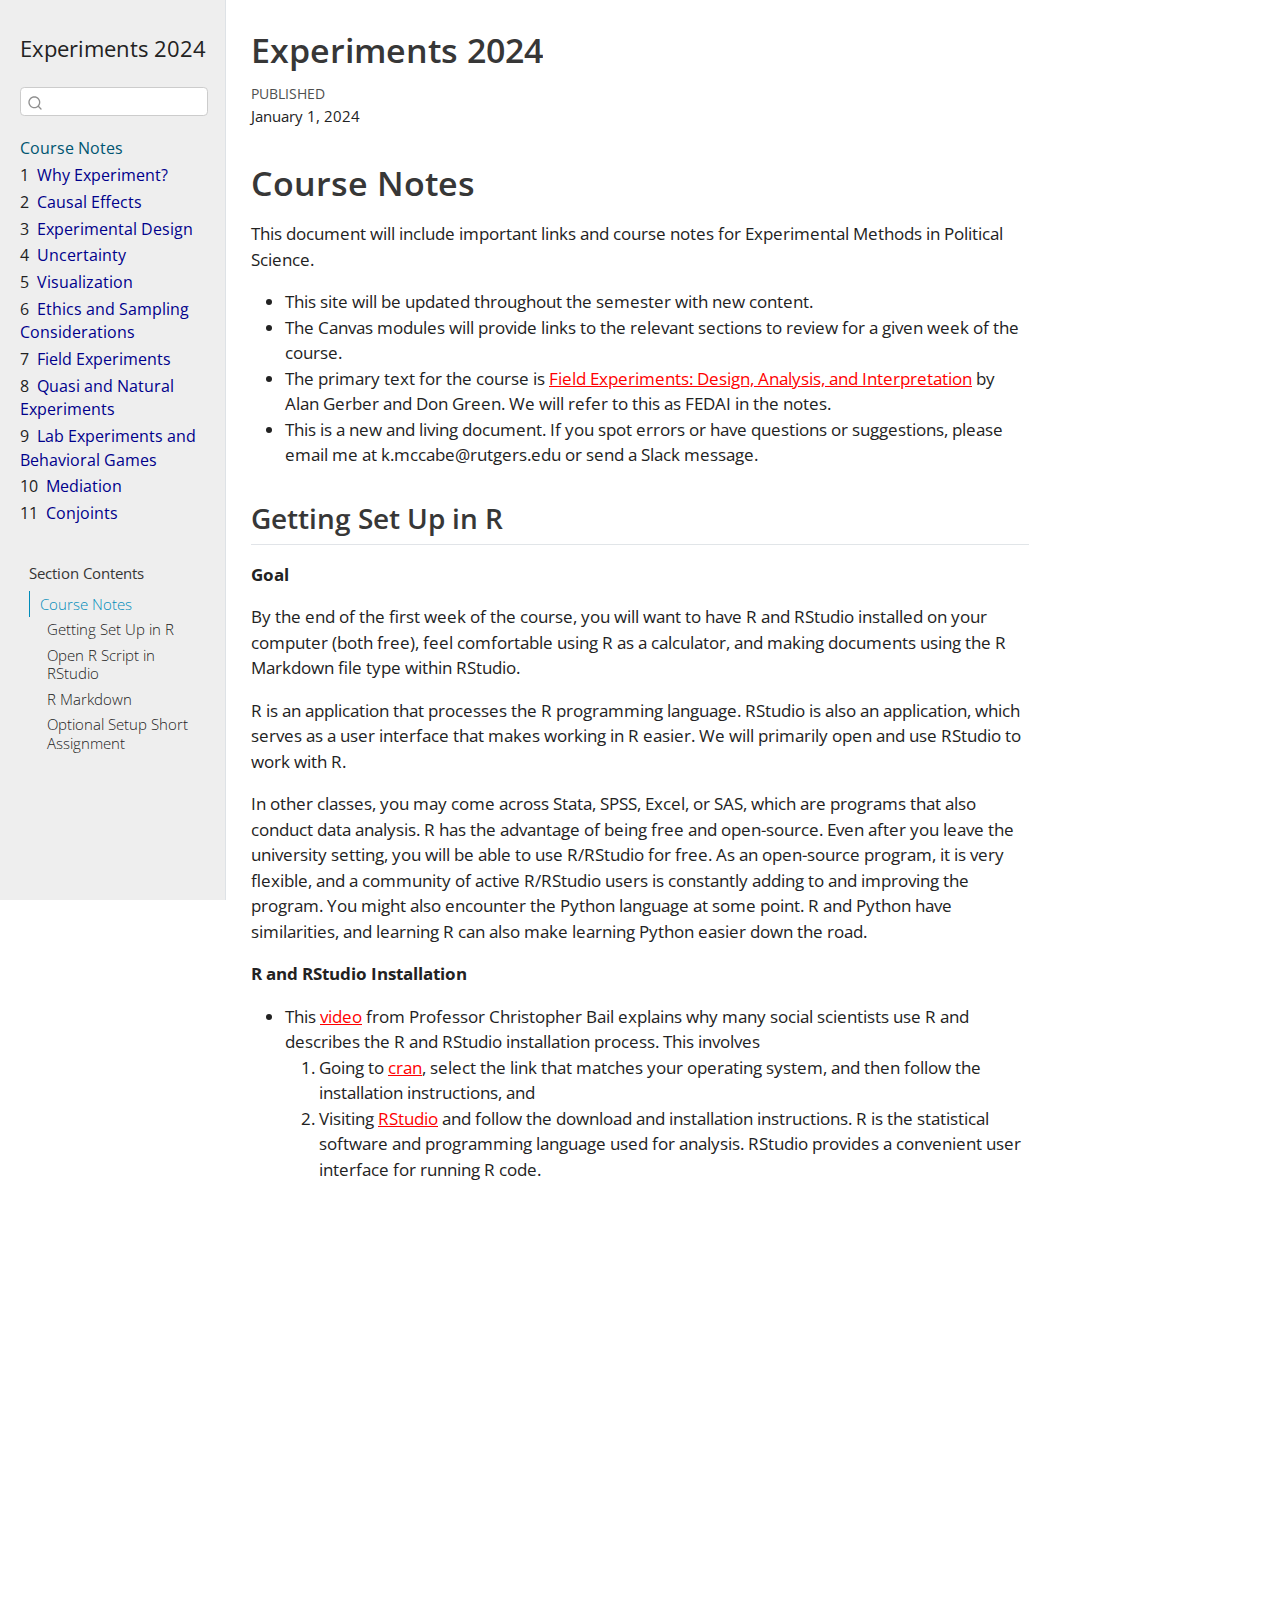
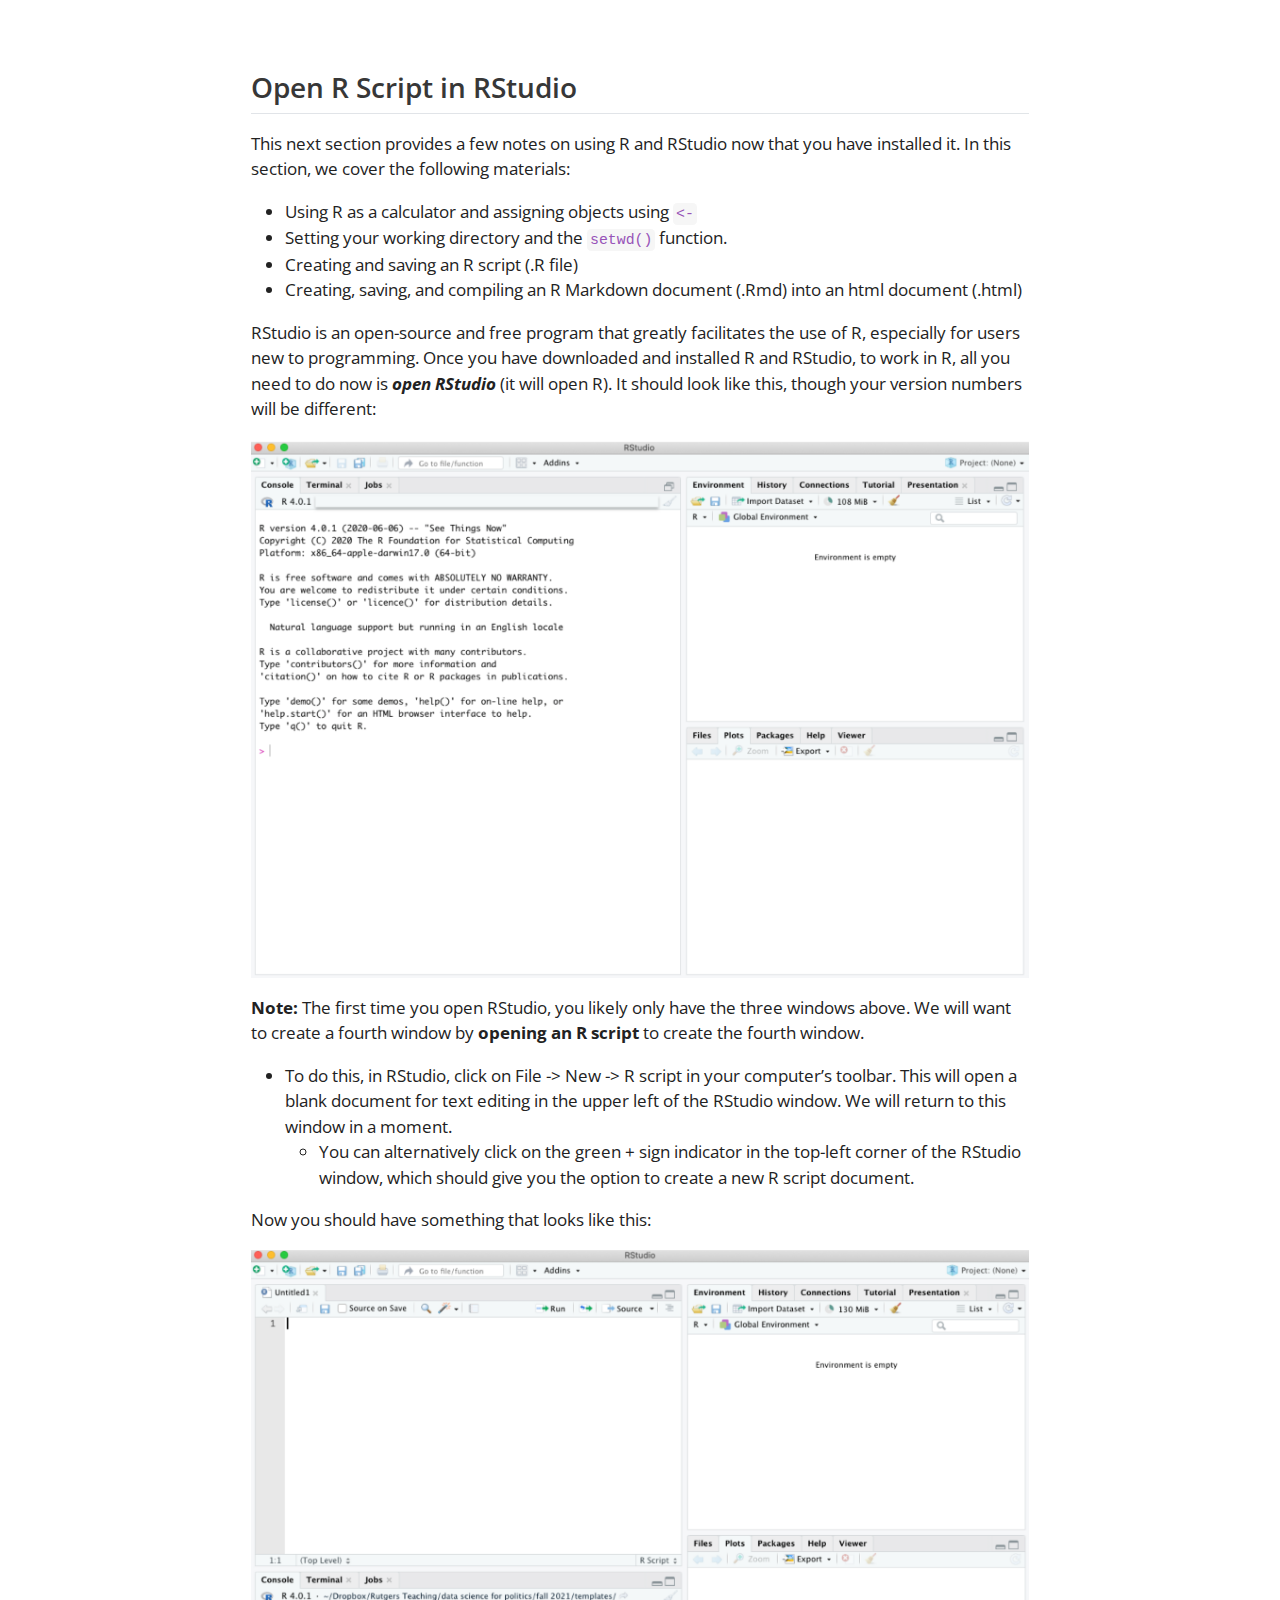
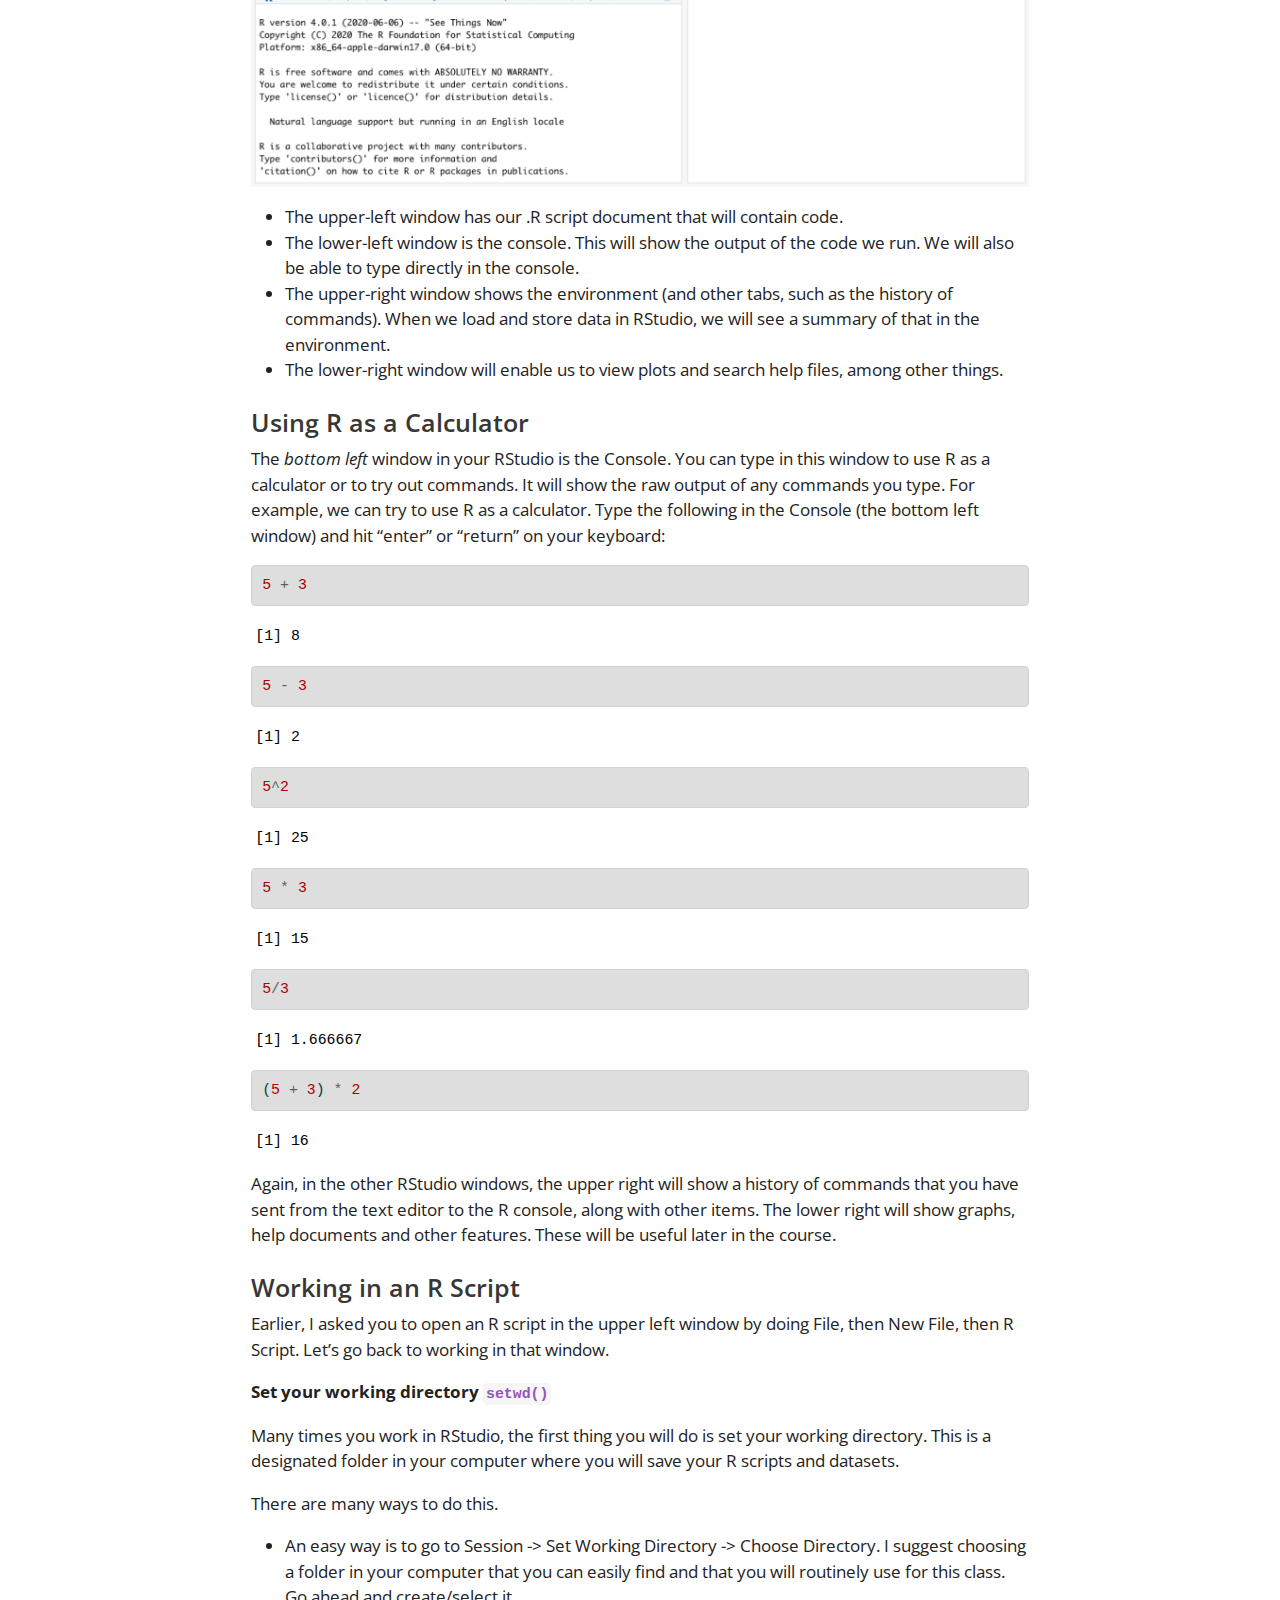
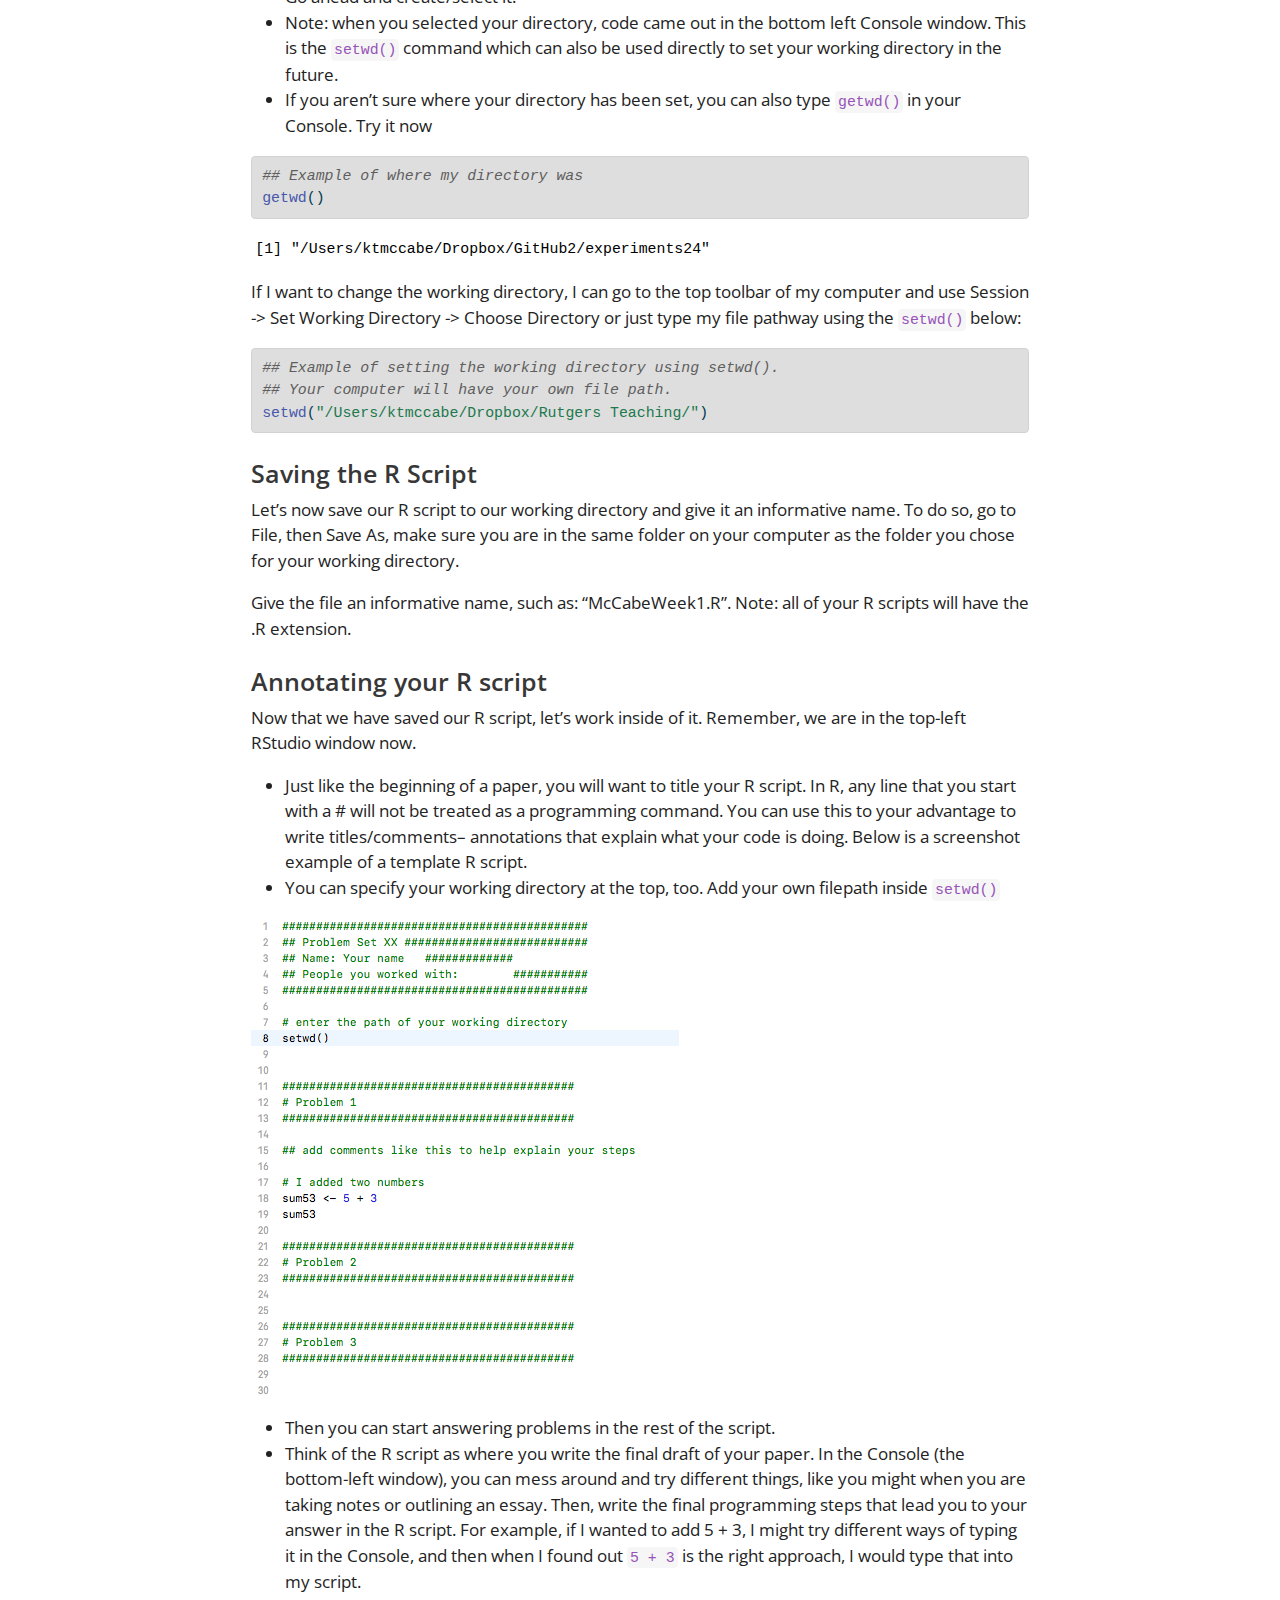
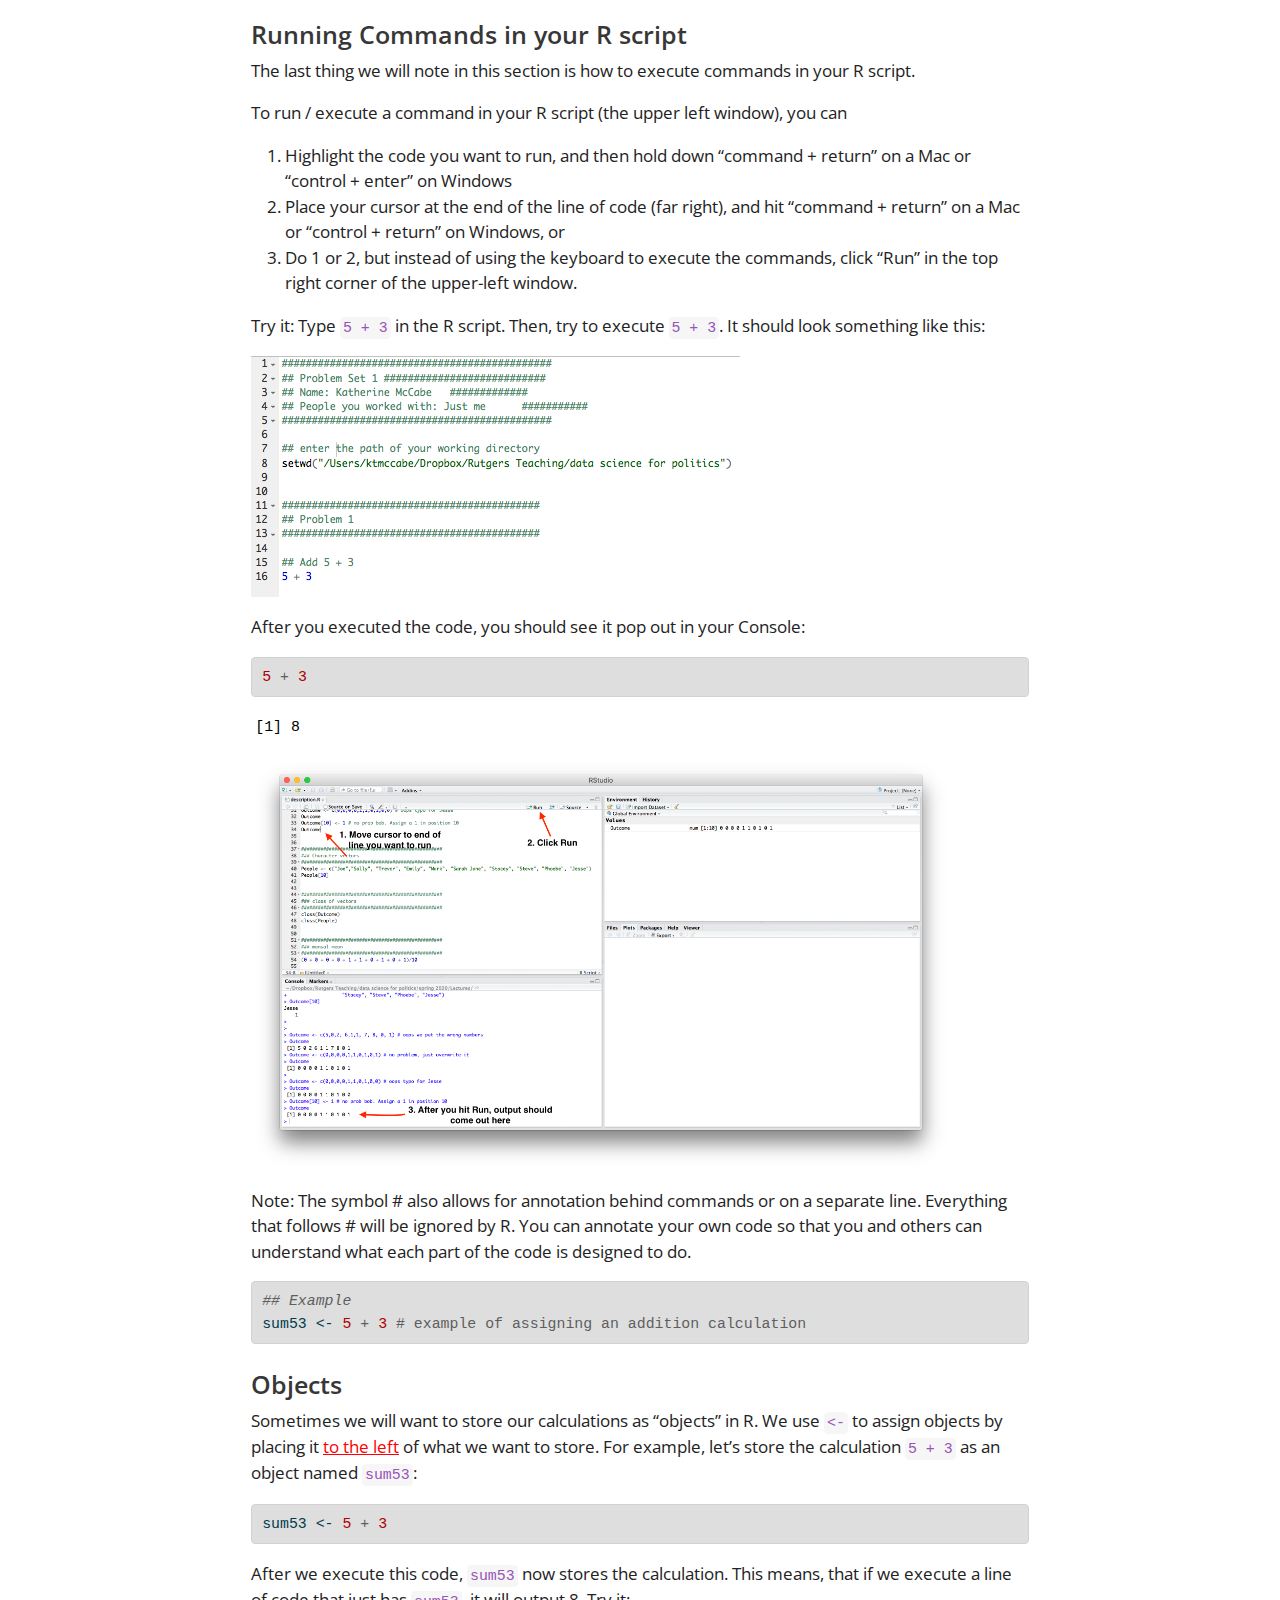
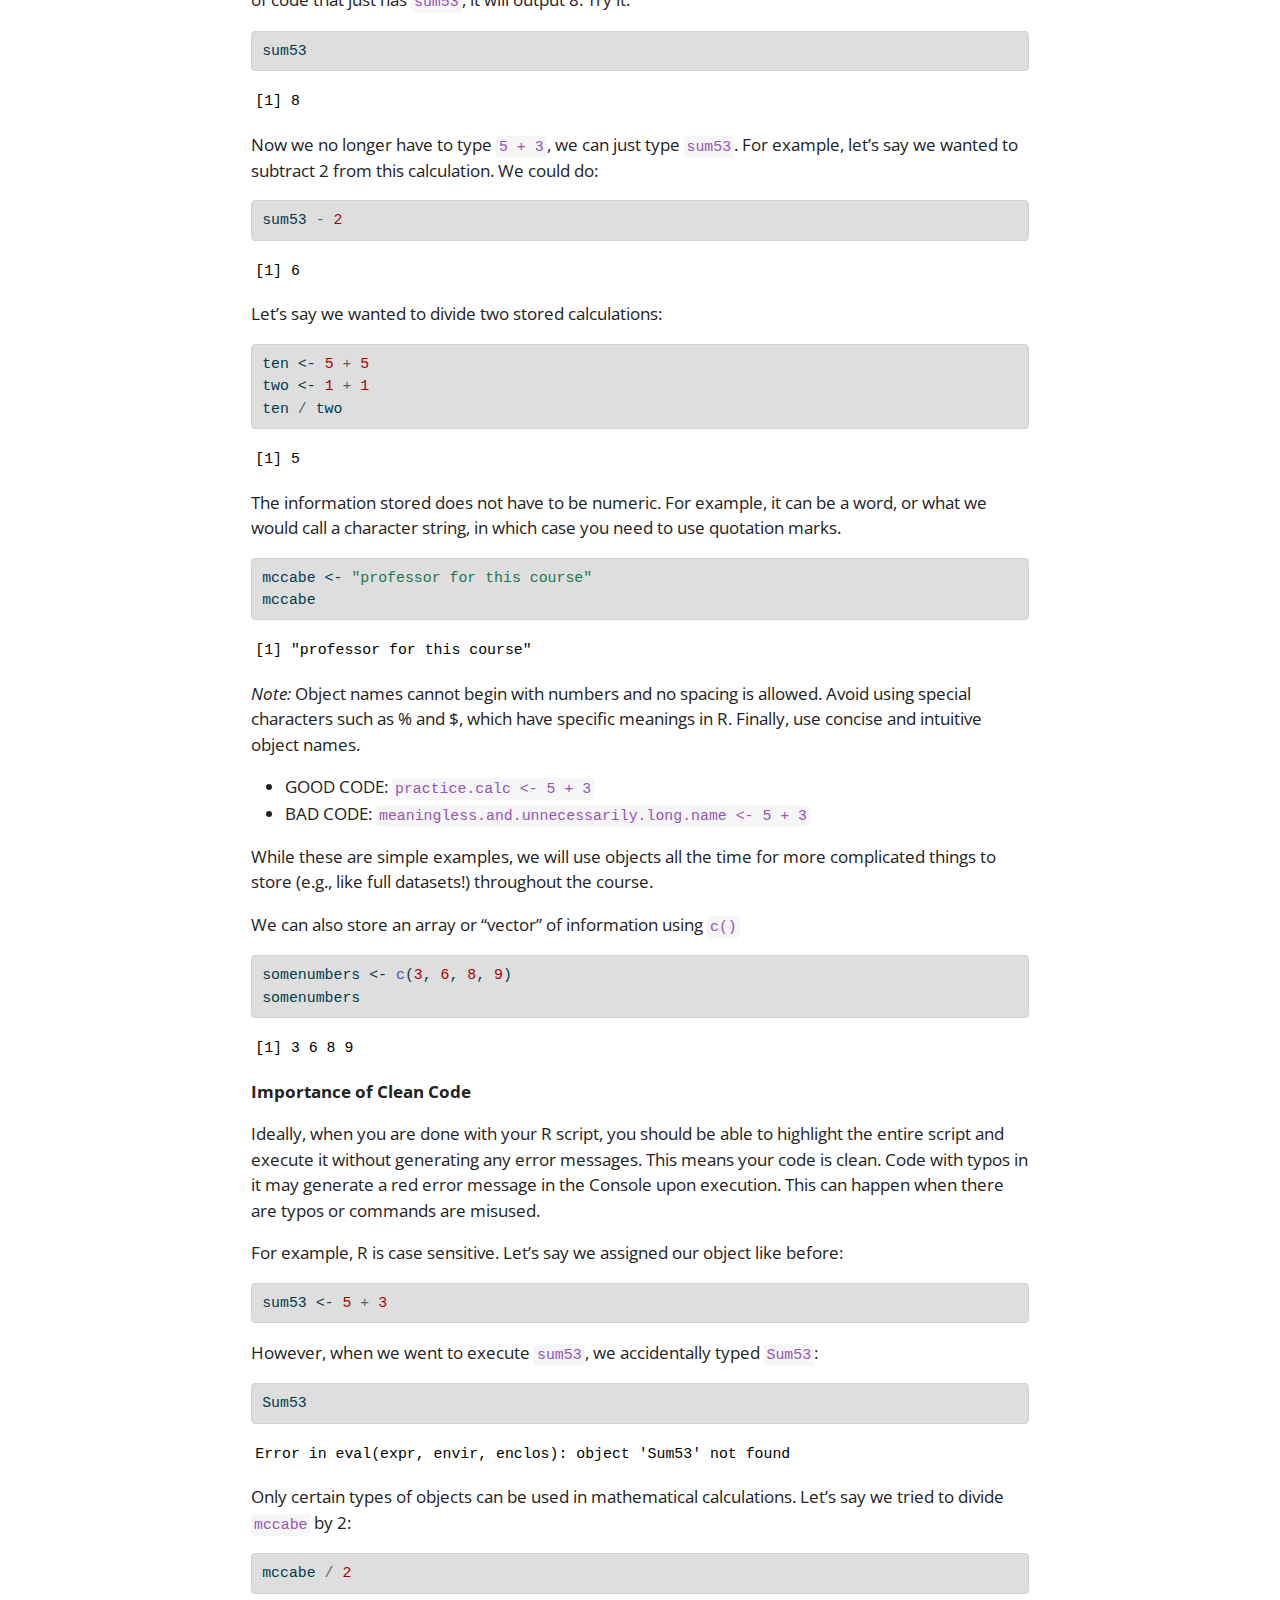
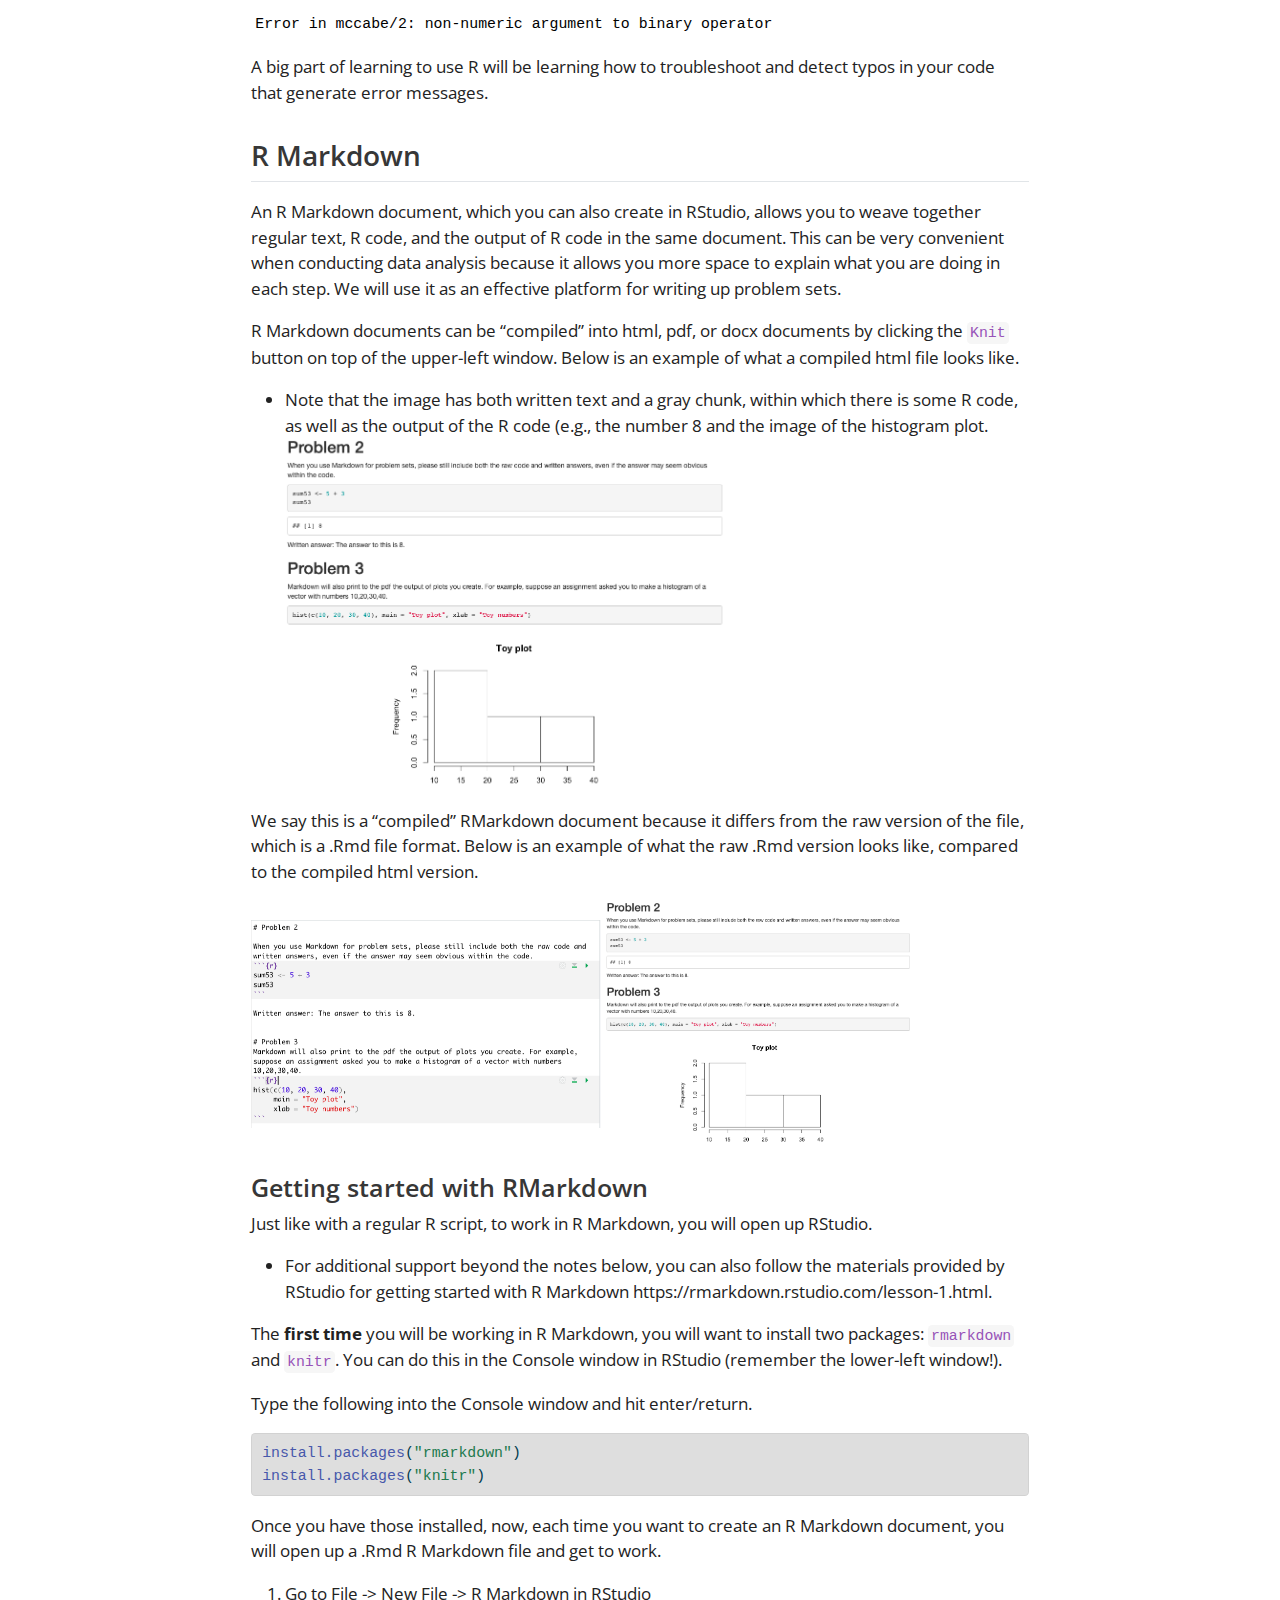
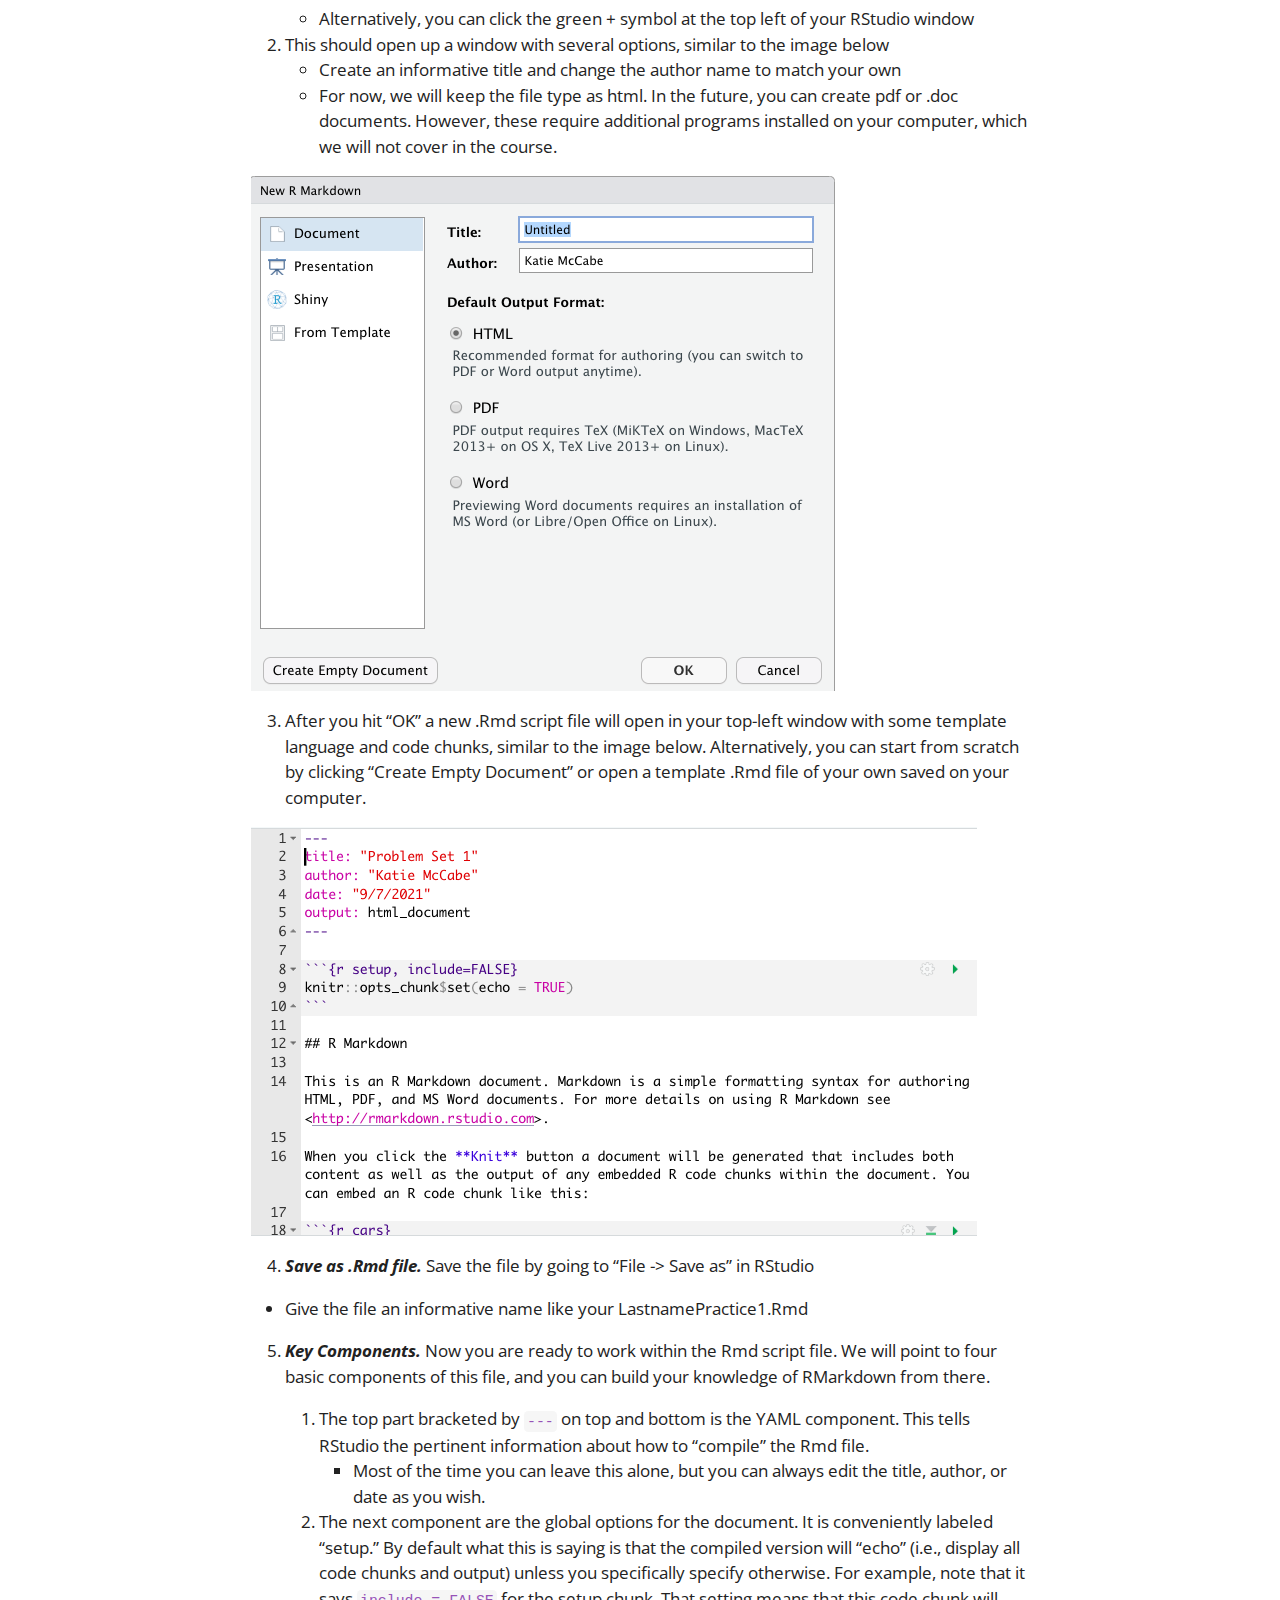
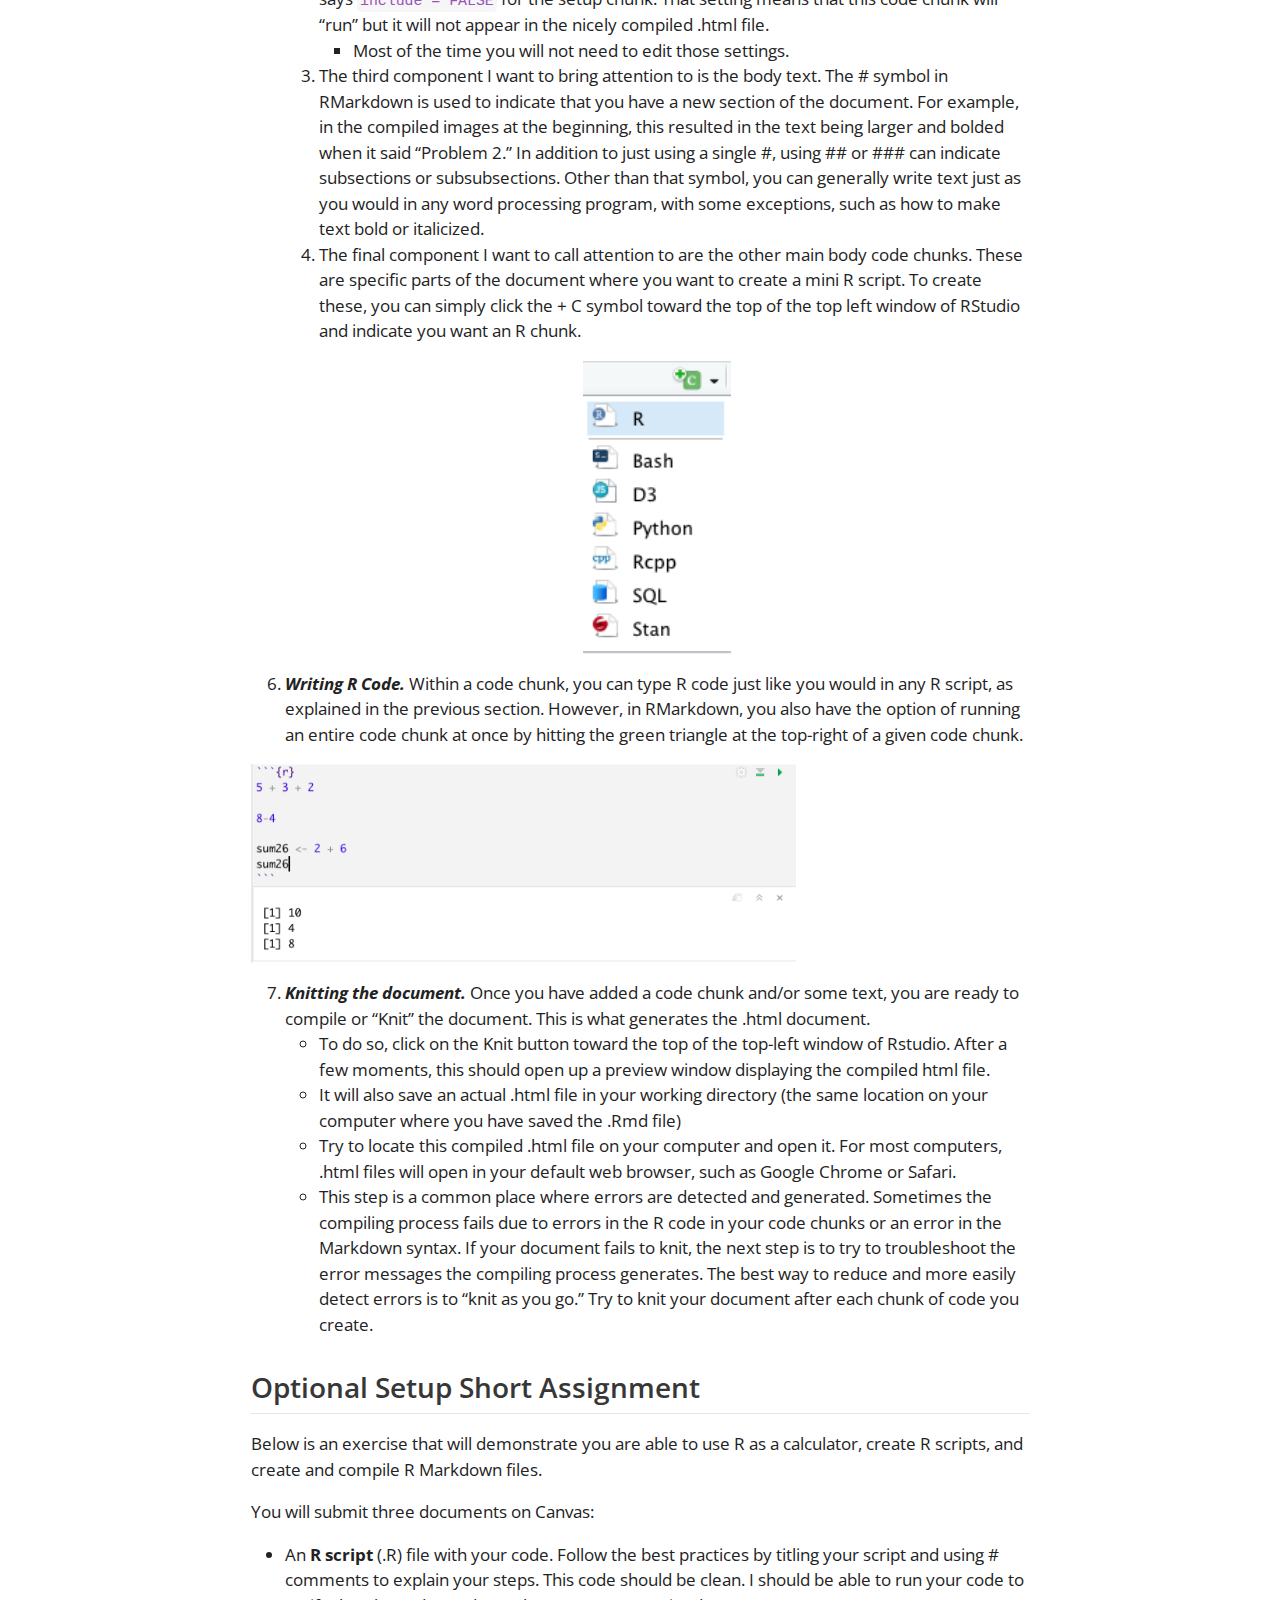
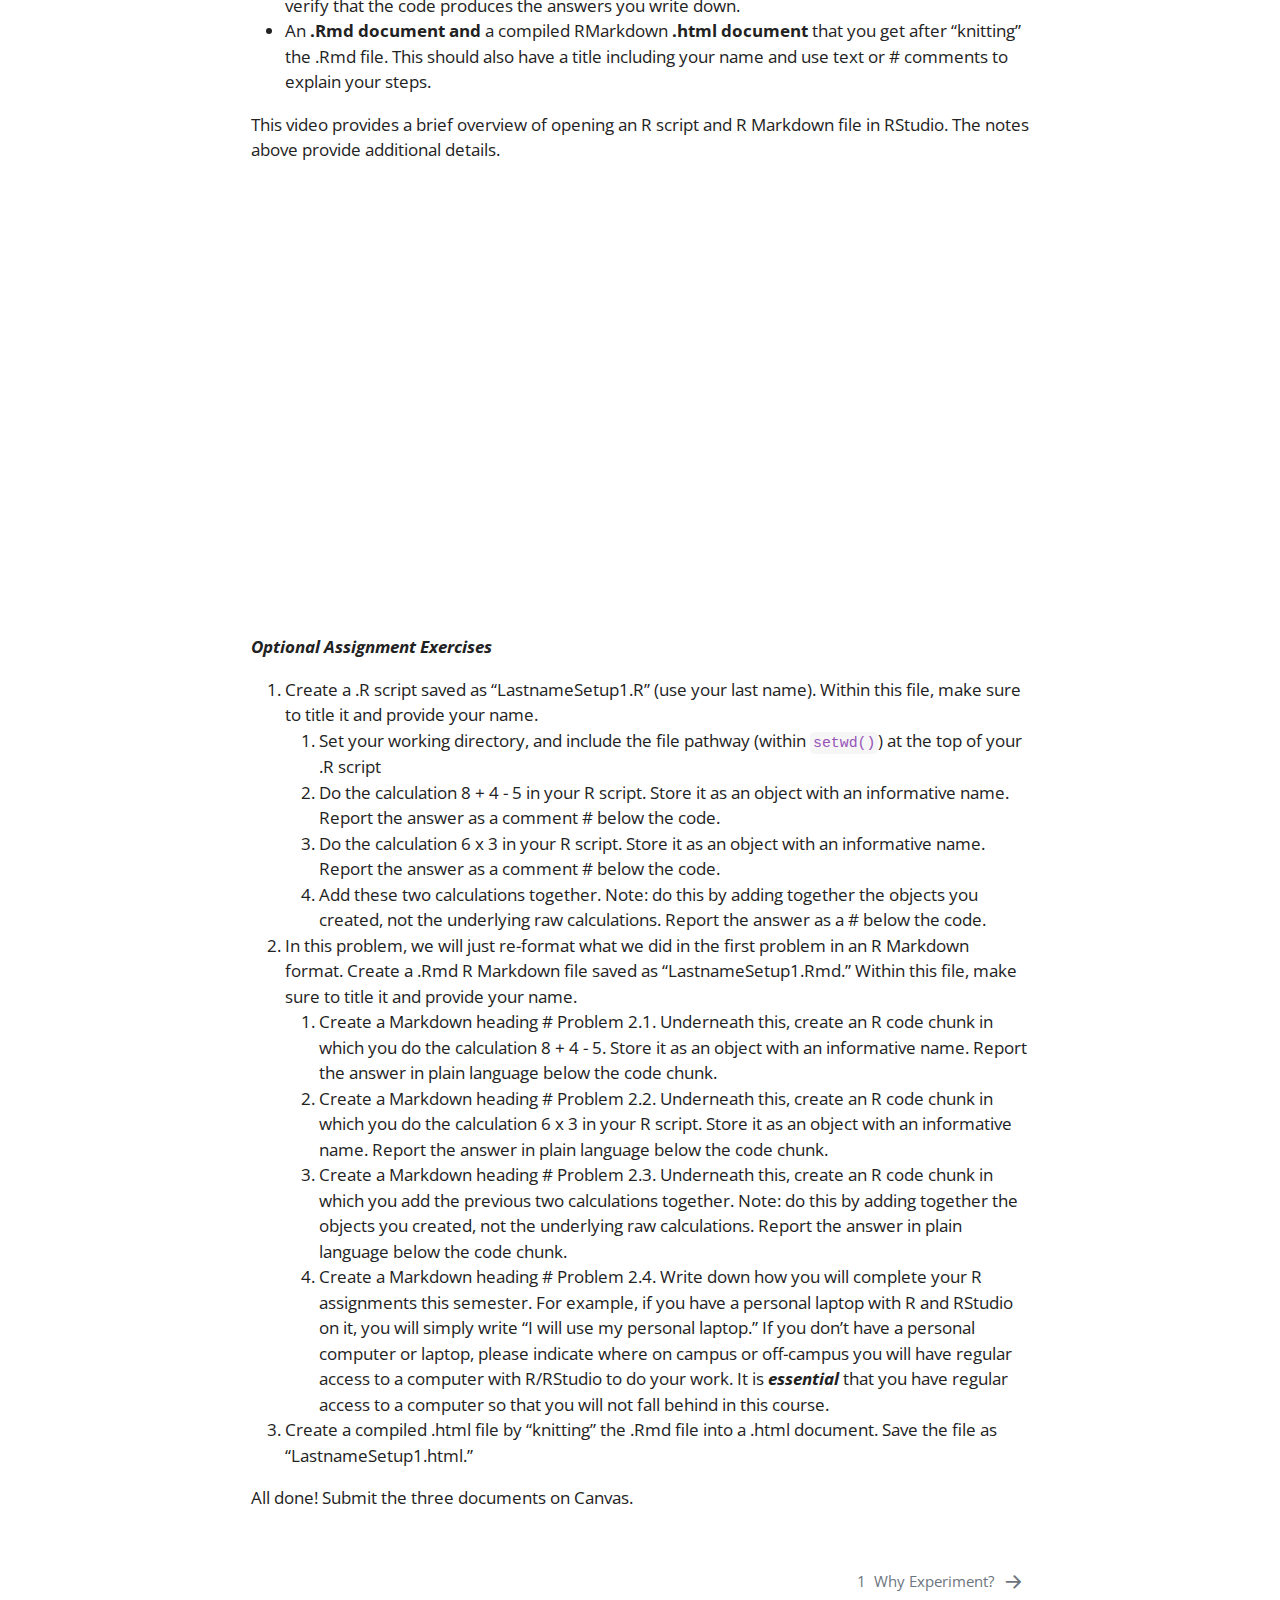
<file: docs/index.html>
<!DOCTYPE html>
<html xmlns="http://www.w3.org/1999/xhtml" lang="en" xml:lang="en"><head>

<meta charset="utf-8">
<meta name="generator" content="quarto-1.3.353">

<meta name="viewport" content="width=device-width, initial-scale=1.0, user-scalable=yes">

<meta name="dcterms.date" content="2024-01-01">

<title>Experiments 2024</title>
<style>
code{white-space: pre-wrap;}
span.smallcaps{font-variant: small-caps;}
div.columns{display: flex; gap: min(4vw, 1.5em);}
div.column{flex: auto; overflow-x: auto;}
div.hanging-indent{margin-left: 1.5em; text-indent: -1.5em;}
ul.task-list{list-style: none;}
ul.task-list li input[type="checkbox"] {
  width: 0.8em;
  margin: 0 0.8em 0.2em -1em; /* quarto-specific, see https://github.com/quarto-dev/quarto-cli/issues/4556 */ 
  vertical-align: middle;
}
/* CSS for syntax highlighting */
pre > code.sourceCode { white-space: pre; position: relative; }
pre > code.sourceCode > span { display: inline-block; line-height: 1.25; }
pre > code.sourceCode > span:empty { height: 1.2em; }
.sourceCode { overflow: visible; }
code.sourceCode > span { color: inherit; text-decoration: inherit; }
div.sourceCode { margin: 1em 0; }
pre.sourceCode { margin: 0; }
@media screen {
div.sourceCode { overflow: auto; }
}
@media print {
pre > code.sourceCode { white-space: pre-wrap; }
pre > code.sourceCode > span { text-indent: -5em; padding-left: 5em; }
}
pre.numberSource code
  { counter-reset: source-line 0; }
pre.numberSource code > span
  { position: relative; left: -4em; counter-increment: source-line; }
pre.numberSource code > span > a:first-child::before
  { content: counter(source-line);
    position: relative; left: -1em; text-align: right; vertical-align: baseline;
    border: none; display: inline-block;
    -webkit-touch-callout: none; -webkit-user-select: none;
    -khtml-user-select: none; -moz-user-select: none;
    -ms-user-select: none; user-select: none;
    padding: 0 4px; width: 4em;
  }
pre.numberSource { margin-left: 3em;  padding-left: 4px; }
div.sourceCode
  {   }
@media screen {
pre > code.sourceCode > span > a:first-child::before { text-decoration: underline; }
}
</style>


<script src="site_libs/quarto-nav/quarto-nav.js"></script>
<script src="site_libs/quarto-nav/headroom.min.js"></script>
<script src="site_libs/clipboard/clipboard.min.js"></script>
<script src="site_libs/quarto-search/autocomplete.umd.js"></script>
<script src="site_libs/quarto-search/fuse.min.js"></script>
<script src="site_libs/quarto-search/quarto-search.js"></script>
<meta name="quarto:offset" content="./">
<link href="./01-Experimentation.html" rel="next">
<script src="site_libs/quarto-html/quarto.js"></script>
<script src="site_libs/quarto-html/popper.min.js"></script>
<script src="site_libs/quarto-html/tippy.umd.min.js"></script>
<script src="site_libs/quarto-html/anchor.min.js"></script>
<link href="site_libs/quarto-html/tippy.css" rel="stylesheet">
<link href="site_libs/quarto-html/quarto-syntax-highlighting.css" rel="stylesheet" id="quarto-text-highlighting-styles">
<script src="site_libs/bootstrap/bootstrap.min.js"></script>
<link href="site_libs/bootstrap/bootstrap-icons.css" rel="stylesheet">
<link href="site_libs/bootstrap/bootstrap.min.css" rel="stylesheet" id="quarto-bootstrap" data-mode="light">
<script id="quarto-search-options" type="application/json">{
  "location": "sidebar",
  "copy-button": false,
  "collapse-after": 3,
  "panel-placement": "start",
  "type": "textbox",
  "limit": 20,
  "language": {
    "search-no-results-text": "No results",
    "search-matching-documents-text": "matching documents",
    "search-copy-link-title": "Copy link to search",
    "search-hide-matches-text": "Hide additional matches",
    "search-more-match-text": "more match in this document",
    "search-more-matches-text": "more matches in this document",
    "search-clear-button-title": "Clear",
    "search-detached-cancel-button-title": "Cancel",
    "search-submit-button-title": "Submit"
  }
}</script>


</head>

<body class="nav-sidebar docked">

<div id="quarto-search-results"></div>
  <header id="quarto-header" class="headroom fixed-top">
  <nav class="quarto-secondary-nav">
    <div class="container-fluid d-flex">
      <button type="button" class="quarto-btn-toggle btn" data-bs-toggle="collapse" data-bs-target="#quarto-sidebar,#quarto-sidebar-glass" aria-controls="quarto-sidebar" aria-expanded="false" aria-label="Toggle sidebar navigation" onclick="if (window.quartoToggleHeadroom) { window.quartoToggleHeadroom(); }">
        <i class="bi bi-layout-text-sidebar-reverse"></i>
      </button>
      <nav class="quarto-page-breadcrumbs" aria-label="breadcrumb"><ol class="breadcrumb"><li class="breadcrumb-item"><a href="./index.html">Course Notes</a></li></ol></nav>
      <a class="flex-grow-1" role="button" data-bs-toggle="collapse" data-bs-target="#quarto-sidebar,#quarto-sidebar-glass" aria-controls="quarto-sidebar" aria-expanded="false" aria-label="Toggle sidebar navigation" onclick="if (window.quartoToggleHeadroom) { window.quartoToggleHeadroom(); }">      
      </a>
      <button type="button" class="btn quarto-search-button" aria-label="Search" onclick="window.quartoOpenSearch();">
        <i class="bi bi-search"></i>
      </button>
    </div>
  </nav>
</header>
<!-- content -->
<div id="quarto-content" class="quarto-container page-columns page-rows-contents page-layout-article">
<!-- sidebar -->
  <nav id="quarto-sidebar" class="sidebar collapse collapse-horizontal sidebar-navigation docked overflow-auto">
    <div class="pt-lg-2 mt-2 text-left sidebar-header">
    <div class="sidebar-title mb-0 py-0">
      <a href="./">Experiments 2024</a> 
    </div>
      </div>
        <div class="mt-2 flex-shrink-0 align-items-center">
        <div class="sidebar-search">
        <div id="quarto-search" class="" title="Search"></div>
        </div>
        </div>
    <div class="sidebar-menu-container"> 
    <ul class="list-unstyled mt-1">
        <li class="sidebar-item">
  <div class="sidebar-item-container"> 
  <a href="./index.html" class="sidebar-item-text sidebar-link active">
 <span class="menu-text">Course Notes</span></a>
  </div>
</li>
        <li class="sidebar-item">
  <div class="sidebar-item-container"> 
  <a href="./01-Experimentation.html" class="sidebar-item-text sidebar-link">
 <span class="menu-text"><span class="chapter-number">1</span>&nbsp; <span class="chapter-title">Why Experiment?</span></span></a>
  </div>
</li>
        <li class="sidebar-item">
  <div class="sidebar-item-container"> 
  <a href="./02-CausalEffects.html" class="sidebar-item-text sidebar-link">
 <span class="menu-text"><span class="chapter-number">2</span>&nbsp; <span class="chapter-title">Causal Effects</span></span></a>
  </div>
</li>
        <li class="sidebar-item">
  <div class="sidebar-item-container"> 
  <a href="./03-ExperimentalDesign.html" class="sidebar-item-text sidebar-link">
 <span class="menu-text"><span class="chapter-number">3</span>&nbsp; <span class="chapter-title">Experimental Design</span></span></a>
  </div>
</li>
        <li class="sidebar-item">
  <div class="sidebar-item-container"> 
  <a href="./04-Uncertainty.html" class="sidebar-item-text sidebar-link">
 <span class="menu-text"><span class="chapter-number">4</span>&nbsp; <span class="chapter-title">Uncertainty</span></span></a>
  </div>
</li>
        <li class="sidebar-item">
  <div class="sidebar-item-container"> 
  <a href="./05-Visualization.html" class="sidebar-item-text sidebar-link">
 <span class="menu-text"><span class="chapter-number">5</span>&nbsp; <span class="chapter-title">Visualization</span></span></a>
  </div>
</li>
        <li class="sidebar-item">
  <div class="sidebar-item-container"> 
  <a href="./06-ethics.html" class="sidebar-item-text sidebar-link">
 <span class="menu-text"><span class="chapter-number">6</span>&nbsp; <span class="chapter-title">Ethics and Sampling Considerations</span></span></a>
  </div>
</li>
        <li class="sidebar-item">
  <div class="sidebar-item-container"> 
  <a href="./07-FieldExperiments.html" class="sidebar-item-text sidebar-link">
 <span class="menu-text"><span class="chapter-number">7</span>&nbsp; <span class="chapter-title">Field Experiments</span></span></a>
  </div>
</li>
        <li class="sidebar-item">
  <div class="sidebar-item-container"> 
  <a href="./08-QuasiNaturalExperiments.html" class="sidebar-item-text sidebar-link">
 <span class="menu-text"><span class="chapter-number">8</span>&nbsp; <span class="chapter-title">Quasi and Natural Experiments</span></span></a>
  </div>
</li>
        <li class="sidebar-item">
  <div class="sidebar-item-container"> 
  <a href="./09-LabExperiments.html" class="sidebar-item-text sidebar-link">
 <span class="menu-text"><span class="chapter-number">9</span>&nbsp; <span class="chapter-title">Lab Experiments and Behavioral Games</span></span></a>
  </div>
</li>
        <li class="sidebar-item">
  <div class="sidebar-item-container"> 
  <a href="./10-Mediation.html" class="sidebar-item-text sidebar-link">
 <span class="menu-text"><span class="chapter-number">10</span>&nbsp; <span class="chapter-title">Mediation</span></span></a>
  </div>
</li>
        <li class="sidebar-item">
  <div class="sidebar-item-container"> 
  <a href="./11-conjoints.html" class="sidebar-item-text sidebar-link">
 <span class="menu-text"><span class="chapter-number">11</span>&nbsp; <span class="chapter-title">Conjoints</span></span></a>
  </div>
</li>
    </ul>
    </div>
    <nav id="TOC" role="doc-toc" class="toc-active">
    <h2 id="toc-title">Section Contents</h2>
   
  <ul>
  <li><a href="#course-notes" id="toc-course-notes" class="nav-link active" data-scroll-target="#course-notes">Course Notes</a>
  <ul>
  <li><a href="#getting-set-up-in-r" id="toc-getting-set-up-in-r" class="nav-link" data-scroll-target="#getting-set-up-in-r">Getting Set Up in R</a></li>
  <li><a href="#open-r-script-in-rstudio" id="toc-open-r-script-in-rstudio" class="nav-link" data-scroll-target="#open-r-script-in-rstudio">Open R Script in RStudio</a>
  <ul class="collapse">
  <li><a href="#using-r-as-a-calculator" id="toc-using-r-as-a-calculator" class="nav-link" data-scroll-target="#using-r-as-a-calculator">Using R as a Calculator</a></li>
  <li><a href="#working-in-an-r-script" id="toc-working-in-an-r-script" class="nav-link" data-scroll-target="#working-in-an-r-script">Working in an R Script</a></li>
  <li><a href="#saving-the-r-script" id="toc-saving-the-r-script" class="nav-link" data-scroll-target="#saving-the-r-script">Saving the R Script</a></li>
  <li><a href="#annotating-your-r-script" id="toc-annotating-your-r-script" class="nav-link" data-scroll-target="#annotating-your-r-script">Annotating your R script</a></li>
  <li><a href="#running-commands-in-your-r-script" id="toc-running-commands-in-your-r-script" class="nav-link" data-scroll-target="#running-commands-in-your-r-script">Running Commands in your R script</a></li>
  <li><a href="#objects" id="toc-objects" class="nav-link" data-scroll-target="#objects">Objects</a></li>
  </ul></li>
  <li><a href="#r-markdown" id="toc-r-markdown" class="nav-link" data-scroll-target="#r-markdown">R Markdown</a>
  <ul class="collapse">
  <li><a href="#getting-started-with-rmarkdown" id="toc-getting-started-with-rmarkdown" class="nav-link" data-scroll-target="#getting-started-with-rmarkdown">Getting started with RMarkdown</a></li>
  </ul></li>
  <li><a href="#optional-setup-short-assignment" id="toc-optional-setup-short-assignment" class="nav-link" data-scroll-target="#optional-setup-short-assignment">Optional Setup Short Assignment</a></li>
  </ul></li>
  </ul>
</nav>
</nav>
<div id="quarto-sidebar-glass" data-bs-toggle="collapse" data-bs-target="#quarto-sidebar,#quarto-sidebar-glass"></div>
<!-- margin-sidebar -->
    <div id="quarto-margin-sidebar" class="sidebar margin-sidebar">
    </div>
<!-- main -->
<main class="content" id="quarto-document-content">

<header id="title-block-header" class="quarto-title-block default">
<div class="quarto-title">
<h1 class="title">Experiments 2024</h1>
</div>



<div class="quarto-title-meta">

    
    <div>
    <div class="quarto-title-meta-heading">Published</div>
    <div class="quarto-title-meta-contents">
      <p class="date">January 1, 2024</p>
    </div>
  </div>
  
    
  </div>
  

</header>

<section id="course-notes" class="level1 unnumbered">
<h1 class="unnumbered">Course Notes</h1>
<p>This document will include important links and course notes for Experimental Methods in Political Science.</p>
<ul>
<li>This site will be updated throughout the semester with new content.</li>
<li>The Canvas modules will provide links to the relevant sections to review for a given week of the course.</li>
<li>The primary text for the course is <a href="https://wwnorton.com/books/9780393979954">Field Experiments: Design, Analysis, and Interpretation</a> by Alan Gerber and Don Green. We will refer to this as FEDAI in the notes.</li>
<li>This is a new and living document. If you spot errors or have questions or suggestions, please email me at k.mccabe@rutgers.edu or send a Slack message.</li>
</ul>
<!-- If you need PDF output, uncomment bookdown::pdf_book above in YAML. You will need a LaTeX installation, e.g., https://yihui.name/tinytex/ -->
<!-- Instructions: https://ontheline.trincoll.edu/bookdown.html -->
<section id="getting-set-up-in-r" class="level2 unnumbered">
<h2 class="unnumbered anchored" data-anchor-id="getting-set-up-in-r">Getting Set Up in R</h2>
<p><strong>Goal</strong></p>
<p>By the end of the first week of the course, you will want to have R and RStudio installed on your computer (both free), feel comfortable using R as a calculator, and making documents using the R Markdown file type within RStudio.</p>
<p>R is an application that processes the R programming language. RStudio is also an application, which serves as a user interface that makes working in R easier. We will primarily open and use RStudio to work with R.</p>
<p>In other classes, you may come across Stata, SPSS, Excel, or SAS, which are programs that also conduct data analysis. R has the advantage of being free and open-source. Even after you leave the university setting, you will be able to use R/RStudio for free. As an open-source program, it is very flexible, and a community of active R/RStudio users is constantly adding to and improving the program. You might also encounter the Python language at some point. R and Python have similarities, and learning R can also make learning Python easier down the road.</p>
<p><strong>R and RStudio Installation</strong></p>
<ul>
<li>This <a href="http://www.youtube.com/embed/ulIv0NiVTs4?rel=0">video</a> from Professor Christopher Bail explains why many social scientists use R and describes the R and RStudio installation process. This involves
<ol type="1">
<li>Going to <a href="https://cran.r-project.org/">cran</a>, select the link that matches your operating system, and then follow the installation instructions, and</li>
<li>Visiting <a href="http://www.rstudio.com/">RStudio</a> and follow the download and installation instructions. R is the statistical software and programming language used for analysis. RStudio provides a convenient user interface for running R code.</li>
</ol></li>
</ul>
<div class="quarto-video ratio ratio-16x9"><iframe data-external="1" src="https://www.youtube.com/embed/ulIv0NiVTs4" title="" frameborder="0" allow="accelerometer; autoplay; clipboard-write; encrypted-media; gyroscope; picture-in-picture" allowfullscreen=""></iframe></div>
</section>
<section id="open-r-script-in-rstudio" class="level2 unnumbered">
<h2 class="unnumbered anchored" data-anchor-id="open-r-script-in-rstudio">Open R Script in RStudio</h2>
<p>This next section provides a few notes on using R and RStudio now that you have installed it. In this section, we cover the following materials:</p>
<ul>
<li>Using R as a calculator and assigning objects using <code>&lt;-</code></li>
<li>Setting your working directory and the <code>setwd()</code> function.</li>
<li>Creating and saving an R script (.R file)</li>
<li>Creating, saving, and compiling an R Markdown document (.Rmd) into an html document (.html)</li>
</ul>
<p>RStudio is an open-source and free program that greatly facilitates the use of R, especially for users new to programming. Once you have downloaded and installed R and RStudio, to work in R, all you need to do now is <strong><em>open RStudio</em></strong> (it will open R). It should look like this, though your version numbers will be different:</p>
<p><img src="images/rconsole1.png" class="img-fluid"></p>
<p><strong>Note:</strong> The first time you open RStudio, you likely only have the three windows above. We will want to create a fourth window by <strong>opening an R script</strong> to create the fourth window.</p>
<ul>
<li>To do this, in RStudio, click on File -&gt; New -&gt; R script in your computer’s toolbar. This will open a blank document for text editing in the upper left of the RStudio window. We will return to this window in a moment.
<ul>
<li>You can alternatively click on the green + sign indicator in the top-left corner of the RStudio window, which should give you the option to create a new R script document.</li>
</ul></li>
</ul>
<p>Now you should have something that looks like this:</p>
<p><img src="images/rconsole2.png" class="img-fluid"></p>
<ul>
<li>The upper-left window has our .R script document that will contain code.</li>
<li>The lower-left window is the console. This will show the output of the code we run. We will also be able to type directly in the console.</li>
<li>The upper-right window shows the environment (and other tabs, such as the history of commands). When we load and store data in RStudio, we will see a summary of that in the environment.</li>
<li>The lower-right window will enable us to view plots and search help files, among other things.</li>
</ul>
<section id="using-r-as-a-calculator" class="level3">
<h3 class="anchored" data-anchor-id="using-r-as-a-calculator">Using R as a Calculator</h3>
<p>The <em>bottom left</em> window in your RStudio is the Console. You can type in this window to use R as a calculator or to try out commands. It will show the raw output of any commands you type. For example, we can try to use R as a calculator. Type the following in the Console (the bottom left window) and hit “enter” or “return” on your keyboard:</p>
<div class="cell">
<div class="sourceCode cell-code" id="cb1"><pre class="sourceCode r code-with-copy"><code class="sourceCode r"><span id="cb1-1"><a href="#cb1-1" aria-hidden="true" tabindex="-1"></a><span class="dv">5</span> <span class="sc">+</span> <span class="dv">3</span></span></code><button title="Copy to Clipboard" class="code-copy-button"><i class="bi"></i></button></pre></div>
<div class="cell-output cell-output-stdout">
<pre><code>[1] 8</code></pre>
</div>
<div class="sourceCode cell-code" id="cb3"><pre class="sourceCode r code-with-copy"><code class="sourceCode r"><span id="cb3-1"><a href="#cb3-1" aria-hidden="true" tabindex="-1"></a><span class="dv">5</span> <span class="sc">-</span> <span class="dv">3</span></span></code><button title="Copy to Clipboard" class="code-copy-button"><i class="bi"></i></button></pre></div>
<div class="cell-output cell-output-stdout">
<pre><code>[1] 2</code></pre>
</div>
<div class="sourceCode cell-code" id="cb5"><pre class="sourceCode r code-with-copy"><code class="sourceCode r"><span id="cb5-1"><a href="#cb5-1" aria-hidden="true" tabindex="-1"></a><span class="dv">5</span><span class="sc">^</span><span class="dv">2</span></span></code><button title="Copy to Clipboard" class="code-copy-button"><i class="bi"></i></button></pre></div>
<div class="cell-output cell-output-stdout">
<pre><code>[1] 25</code></pre>
</div>
<div class="sourceCode cell-code" id="cb7"><pre class="sourceCode r code-with-copy"><code class="sourceCode r"><span id="cb7-1"><a href="#cb7-1" aria-hidden="true" tabindex="-1"></a><span class="dv">5</span> <span class="sc">*</span> <span class="dv">3</span></span></code><button title="Copy to Clipboard" class="code-copy-button"><i class="bi"></i></button></pre></div>
<div class="cell-output cell-output-stdout">
<pre><code>[1] 15</code></pre>
</div>
<div class="sourceCode cell-code" id="cb9"><pre class="sourceCode r code-with-copy"><code class="sourceCode r"><span id="cb9-1"><a href="#cb9-1" aria-hidden="true" tabindex="-1"></a><span class="dv">5</span><span class="sc">/</span><span class="dv">3</span></span></code><button title="Copy to Clipboard" class="code-copy-button"><i class="bi"></i></button></pre></div>
<div class="cell-output cell-output-stdout">
<pre><code>[1] 1.666667</code></pre>
</div>
<div class="sourceCode cell-code" id="cb11"><pre class="sourceCode r code-with-copy"><code class="sourceCode r"><span id="cb11-1"><a href="#cb11-1" aria-hidden="true" tabindex="-1"></a>(<span class="dv">5</span> <span class="sc">+</span> <span class="dv">3</span>) <span class="sc">*</span> <span class="dv">2</span></span></code><button title="Copy to Clipboard" class="code-copy-button"><i class="bi"></i></button></pre></div>
<div class="cell-output cell-output-stdout">
<pre><code>[1] 16</code></pre>
</div>
</div>
<p>Again, in the other RStudio windows, the upper right will show a history of commands that you have sent from the text editor to the R console, along with other items. The lower right will show graphs, help documents and other features. These will be useful later in the course.</p>
</section>
<section id="working-in-an-r-script" class="level3">
<h3 class="anchored" data-anchor-id="working-in-an-r-script">Working in an R Script</h3>
<p>Earlier, I asked you to open an R script in the upper left window by doing File, then New File, then R Script. Let’s go back to working in that window.</p>
<p><strong>Set your working directory <code>setwd()</code></strong></p>
<p>Many times you work in RStudio, the first thing you will do is set your working directory. This is a designated folder in your computer where you will save your R scripts and datasets.</p>
<p>There are many ways to do this.</p>
<ul>
<li>An easy way is to go to Session -&gt; Set Working Directory -&gt; Choose Directory. I suggest choosing a folder in your computer that you can easily find and that you will routinely use for this class. Go ahead and create/select it.</li>
<li>Note: when you selected your directory, code came out in the bottom left Console window. This is the <code>setwd()</code> command which can also be used directly to set your working directory in the future.</li>
<li>If you aren’t sure where your directory has been set, you can also type <code>getwd()</code> in your Console. Try it now</li>
</ul>
<div class="cell">
<div class="sourceCode cell-code" id="cb13"><pre class="sourceCode r code-with-copy"><code class="sourceCode r"><span id="cb13-1"><a href="#cb13-1" aria-hidden="true" tabindex="-1"></a><span class="do">## Example of where my directory was</span></span>
<span id="cb13-2"><a href="#cb13-2" aria-hidden="true" tabindex="-1"></a><span class="fu">getwd</span>()</span></code><button title="Copy to Clipboard" class="code-copy-button"><i class="bi"></i></button></pre></div>
<div class="cell-output cell-output-stdout">
<pre><code>[1] "/Users/ktmccabe/Dropbox/GitHub2/experiments24"</code></pre>
</div>
</div>
<p>If I want to change the working directory, I can go to the top toolbar of my computer and use Session -&gt; Set Working Directory -&gt; Choose Directory or just type my file pathway using the <code>setwd()</code> below:</p>
<div class="cell">
<div class="sourceCode cell-code" id="cb15"><pre class="sourceCode r code-with-copy"><code class="sourceCode r"><span id="cb15-1"><a href="#cb15-1" aria-hidden="true" tabindex="-1"></a><span class="do">## Example of setting the working directory using setwd().</span></span>
<span id="cb15-2"><a href="#cb15-2" aria-hidden="true" tabindex="-1"></a><span class="do">## Your computer will have your own file path.</span></span>
<span id="cb15-3"><a href="#cb15-3" aria-hidden="true" tabindex="-1"></a><span class="fu">setwd</span>(<span class="st">"/Users/ktmccabe/Dropbox/Rutgers Teaching/"</span>)</span></code><button title="Copy to Clipboard" class="code-copy-button"><i class="bi"></i></button></pre></div>
</div>
</section>
<section id="saving-the-r-script" class="level3">
<h3 class="anchored" data-anchor-id="saving-the-r-script">Saving the R Script</h3>
<p>Let’s now save our R script to our working directory and give it an informative name. To do so, go to File, then Save As, make sure you are in the same folder on your computer as the folder you chose for your working directory.</p>
<p>Give the file an informative name, such as: “McCabeWeek1.R”. Note: all of your R scripts will have the .R extension.</p>
</section>
<section id="annotating-your-r-script" class="level3">
<h3 class="anchored" data-anchor-id="annotating-your-r-script">Annotating your R script</h3>
<p>Now that we have saved our R script, let’s work inside of it. Remember, we are in the top-left RStudio window now.</p>
<ul>
<li>Just like the beginning of a paper, you will want to title your R script. In R, any line that you start with a # will not be treated as a programming command. You can use this to your advantage to write titles/comments– annotations that explain what your code is doing. Below is a screenshot example of a template R script.</li>
<li>You can specify your working directory at the top, too. Add your own filepath inside <code>setwd()</code></li>
</ul>
<p><img src="images/templateR.png" class="img-fluid"></p>
<ul>
<li>Then you can start answering problems in the rest of the script.</li>
<li>Think of the R script as where you write the final draft of your paper. In the Console (the bottom-left window), you can mess around and try different things, like you might when you are taking notes or outlining an essay. Then, write the final programming steps that lead you to your answer in the R script. For example, if I wanted to add 5 + 3, I might try different ways of typing it in the Console, and then when I found out <code>5 + 3</code> is the right approach, I would type that into my script.</li>
</ul>
</section>
<section id="running-commands-in-your-r-script" class="level3">
<h3 class="anchored" data-anchor-id="running-commands-in-your-r-script">Running Commands in your R script</h3>
<p>The last thing we will note in this section is how to execute commands in your R script.</p>
<p>To run / execute a command in your R script (the upper left window), you can</p>
<ol type="1">
<li>Highlight the code you want to run, and then hold down “command + return” on a Mac or “control + enter” on Windows</li>
<li>Place your cursor at the end of the line of code (far right), and hit “command + return” on a Mac or “control + return” on Windows, or</li>
<li>Do 1 or 2, but instead of using the keyboard to execute the commands, click “Run” in the top right corner of the upper-left window.</li>
</ol>
<p>Try it: Type <code>5 + 3</code> in the R script. Then, try to execute <code>5 + 3</code>. It should look something like this:</p>
<p><img src="images/rtemplate2.png" class="img-fluid"></p>
<p>After you executed the code, you should see it pop out in your Console:</p>
<div class="cell">
<div class="sourceCode cell-code" id="cb16"><pre class="sourceCode r code-with-copy"><code class="sourceCode r"><span id="cb16-1"><a href="#cb16-1" aria-hidden="true" tabindex="-1"></a><span class="dv">5</span> <span class="sc">+</span> <span class="dv">3</span></span></code><button title="Copy to Clipboard" class="code-copy-button"><i class="bi"></i></button></pre></div>
<div class="cell-output cell-output-stdout">
<pre><code>[1] 8</code></pre>
</div>
</div>
<p><img src="images/runningcode.png" class="img-fluid" style="width:90.0%"></p>
<p>Note: The symbol # also allows for annotation behind commands or on a separate line. Everything that follows # will be ignored by R. You can annotate your own code so that you and others can understand what each part of the code is designed to do.</p>
<div class="cell">
<div class="sourceCode cell-code" id="cb18"><pre class="sourceCode r code-with-copy"><code class="sourceCode r"><span id="cb18-1"><a href="#cb18-1" aria-hidden="true" tabindex="-1"></a><span class="do">## Example</span></span>
<span id="cb18-2"><a href="#cb18-2" aria-hidden="true" tabindex="-1"></a>sum53 <span class="ot">&lt;-</span> <span class="dv">5</span> <span class="sc">+</span> <span class="dv">3</span> <span class="co"># example of assigning an addition calculation</span></span></code><button title="Copy to Clipboard" class="code-copy-button"><i class="bi"></i></button></pre></div>
</div>
</section>
<section id="objects" class="level3">
<h3 class="anchored" data-anchor-id="objects">Objects</h3>
<p>Sometimes we will want to store our calculations as “objects” in R. We use <code>&lt;-</code> to assign objects by placing it <a href="https://www.youtube.com/watch?v=vLZA67L7gIo&amp;ab_channel=BeyonceSasha1">to the left</a> of what we want to store. For example, let’s store the calculation <code>5 + 3</code> as an object named <code>sum53</code>:</p>
<div class="cell">
<div class="sourceCode cell-code" id="cb19"><pre class="sourceCode r code-with-copy"><code class="sourceCode r"><span id="cb19-1"><a href="#cb19-1" aria-hidden="true" tabindex="-1"></a>sum53 <span class="ot">&lt;-</span> <span class="dv">5</span> <span class="sc">+</span> <span class="dv">3</span></span></code><button title="Copy to Clipboard" class="code-copy-button"><i class="bi"></i></button></pre></div>
</div>
<p>After we execute this code, <code>sum53</code> now stores the calculation. This means, that if we execute a line of code that just has <code>sum53</code>, it will output 8. Try it:</p>
<div class="cell">
<div class="sourceCode cell-code" id="cb20"><pre class="sourceCode r code-with-copy"><code class="sourceCode r"><span id="cb20-1"><a href="#cb20-1" aria-hidden="true" tabindex="-1"></a>sum53</span></code><button title="Copy to Clipboard" class="code-copy-button"><i class="bi"></i></button></pre></div>
<div class="cell-output cell-output-stdout">
<pre><code>[1] 8</code></pre>
</div>
</div>
<p>Now we no longer have to type <code>5 + 3</code>, we can just type <code>sum53</code>. For example, let’s say we wanted to subtract 2 from this calculation. We could do:</p>
<div class="cell">
<div class="sourceCode cell-code" id="cb22"><pre class="sourceCode r code-with-copy"><code class="sourceCode r"><span id="cb22-1"><a href="#cb22-1" aria-hidden="true" tabindex="-1"></a>sum53 <span class="sc">-</span> <span class="dv">2</span></span></code><button title="Copy to Clipboard" class="code-copy-button"><i class="bi"></i></button></pre></div>
<div class="cell-output cell-output-stdout">
<pre><code>[1] 6</code></pre>
</div>
</div>
<p>Let’s say we wanted to divide two stored calculations:</p>
<div class="cell">
<div class="sourceCode cell-code" id="cb24"><pre class="sourceCode r code-with-copy"><code class="sourceCode r"><span id="cb24-1"><a href="#cb24-1" aria-hidden="true" tabindex="-1"></a>ten <span class="ot">&lt;-</span> <span class="dv">5</span> <span class="sc">+</span> <span class="dv">5</span></span>
<span id="cb24-2"><a href="#cb24-2" aria-hidden="true" tabindex="-1"></a>two <span class="ot">&lt;-</span> <span class="dv">1</span> <span class="sc">+</span> <span class="dv">1</span></span>
<span id="cb24-3"><a href="#cb24-3" aria-hidden="true" tabindex="-1"></a>ten <span class="sc">/</span> two</span></code><button title="Copy to Clipboard" class="code-copy-button"><i class="bi"></i></button></pre></div>
<div class="cell-output cell-output-stdout">
<pre><code>[1] 5</code></pre>
</div>
</div>
<p>The information stored does not have to be numeric. For example, it can be a word, or what we would call a character string, in which case you need to use quotation marks.</p>
<div class="cell">
<div class="sourceCode cell-code" id="cb26"><pre class="sourceCode r code-with-copy"><code class="sourceCode r"><span id="cb26-1"><a href="#cb26-1" aria-hidden="true" tabindex="-1"></a>mccabe <span class="ot">&lt;-</span> <span class="st">"professor for this course"</span></span>
<span id="cb26-2"><a href="#cb26-2" aria-hidden="true" tabindex="-1"></a>mccabe</span></code><button title="Copy to Clipboard" class="code-copy-button"><i class="bi"></i></button></pre></div>
<div class="cell-output cell-output-stdout">
<pre><code>[1] "professor for this course"</code></pre>
</div>
</div>
<p><em>Note:</em> Object names cannot begin with numbers and no spacing is allowed. Avoid using special characters such as % and $, which have specific meanings in R. Finally, use concise and intuitive object names.</p>
<ul>
<li>GOOD CODE: <code>practice.calc &lt;- 5 + 3</code></li>
<li>BAD CODE: <code>meaningless.and.unnecessarily.long.name &lt;- 5 + 3</code></li>
</ul>
<p>While these are simple examples, we will use objects all the time for more complicated things to store (e.g., like full datasets!) throughout the course.</p>
<p>We can also store an array or “vector” of information using <code>c()</code></p>
<div class="cell">
<div class="sourceCode cell-code" id="cb28"><pre class="sourceCode r code-with-copy"><code class="sourceCode r"><span id="cb28-1"><a href="#cb28-1" aria-hidden="true" tabindex="-1"></a>somenumbers <span class="ot">&lt;-</span> <span class="fu">c</span>(<span class="dv">3</span>, <span class="dv">6</span>, <span class="dv">8</span>, <span class="dv">9</span>)</span>
<span id="cb28-2"><a href="#cb28-2" aria-hidden="true" tabindex="-1"></a>somenumbers</span></code><button title="Copy to Clipboard" class="code-copy-button"><i class="bi"></i></button></pre></div>
<div class="cell-output cell-output-stdout">
<pre><code>[1] 3 6 8 9</code></pre>
</div>
</div>
<p><strong>Importance of Clean Code</strong></p>
<p>Ideally, when you are done with your R script, you should be able to highlight the entire script and execute it without generating any error messages. This means your code is clean. Code with typos in it may generate a red error message in the Console upon execution. This can happen when there are typos or commands are misused.</p>
<p>For example, R is case sensitive. Let’s say we assigned our object like before:</p>
<div class="cell">
<div class="sourceCode cell-code" id="cb30"><pre class="sourceCode r code-with-copy"><code class="sourceCode r"><span id="cb30-1"><a href="#cb30-1" aria-hidden="true" tabindex="-1"></a>sum53 <span class="ot">&lt;-</span> <span class="dv">5</span> <span class="sc">+</span> <span class="dv">3</span></span></code><button title="Copy to Clipboard" class="code-copy-button"><i class="bi"></i></button></pre></div>
</div>
<p>However, when we went to execute <code>sum53</code>, we accidentally typed <code>Sum53</code>:</p>
<div class="cell">
<div class="sourceCode cell-code" id="cb31"><pre class="sourceCode r code-with-copy"><code class="sourceCode r"><span id="cb31-1"><a href="#cb31-1" aria-hidden="true" tabindex="-1"></a>Sum53</span></code><button title="Copy to Clipboard" class="code-copy-button"><i class="bi"></i></button></pre></div>
<div class="cell-output cell-output-error">
<pre><code>Error in eval(expr, envir, enclos): object 'Sum53' not found</code></pre>
</div>
</div>
<p>Only certain types of objects can be used in mathematical calculations. Let’s say we tried to divide <code>mccabe</code> by 2:</p>
<div class="cell">
<div class="sourceCode cell-code" id="cb33"><pre class="sourceCode r code-with-copy"><code class="sourceCode r"><span id="cb33-1"><a href="#cb33-1" aria-hidden="true" tabindex="-1"></a>mccabe <span class="sc">/</span> <span class="dv">2</span></span></code><button title="Copy to Clipboard" class="code-copy-button"><i class="bi"></i></button></pre></div>
<div class="cell-output cell-output-error">
<pre><code>Error in mccabe/2: non-numeric argument to binary operator</code></pre>
</div>
</div>
<p>A big part of learning to use R will be learning how to troubleshoot and detect typos in your code that generate error messages.</p>
</section>
</section>
<section id="r-markdown" class="level2 unnumbered">
<h2 class="unnumbered anchored" data-anchor-id="r-markdown">R Markdown</h2>
<p>An R Markdown document, which you can also create in RStudio, allows you to weave together regular text, R code, and the output of R code in the same document. This can be very convenient when conducting data analysis because it allows you more space to explain what you are doing in each step. We will use it as an effective platform for writing up problem sets.</p>
<p>R Markdown documents can be “compiled” into html, pdf, or docx documents by clicking the <code>Knit</code> button on top of the upper-left window. Below is an example of what a compiled html file looks like.</p>
<ul>
<li>Note that the image has both written text and a gray chunk, within which there is some R code, as well as the output of the R code (e.g., the number 8 and the image of the histogram plot. <img src="images/rmarkdownscreenshot.png" class="img-fluid" style="width:60.0%"></li>
</ul>
<p>We say this is a “compiled” RMarkdown document because it differs from the raw version of the file, which is a .Rmd file format. Below is an example of what the raw .Rmd version looks like, compared to the compiled html version.</p>
<p><img src="images/rmarkdownraw.png" class="img-fluid" style="width:45.0%"> <img src="images/rmarkdownscreenshot.png" class="img-fluid" style="width:40.0%"></p>
<section id="getting-started-with-rmarkdown" class="level3">
<h3 class="anchored" data-anchor-id="getting-started-with-rmarkdown">Getting started with RMarkdown</h3>
<p>Just like with a regular R script, to work in R Markdown, you will open up RStudio.</p>
<ul>
<li>For additional support beyond the notes below, you can also follow the materials provided by RStudio for getting started with R Markdown https://rmarkdown.rstudio.com/lesson-1.html.</li>
</ul>
<p>The <strong>first time</strong> you will be working in R Markdown, you will want to install two packages: <code>rmarkdown</code> and <code>knitr</code>. You can do this in the Console window in RStudio (remember the lower-left window!).</p>
<p>Type the following into the Console window and hit enter/return.</p>
<div class="cell">
<div class="sourceCode cell-code" id="cb35"><pre class="sourceCode r code-with-copy"><code class="sourceCode r"><span id="cb35-1"><a href="#cb35-1" aria-hidden="true" tabindex="-1"></a><span class="fu">install.packages</span>(<span class="st">"rmarkdown"</span>)</span>
<span id="cb35-2"><a href="#cb35-2" aria-hidden="true" tabindex="-1"></a><span class="fu">install.packages</span>(<span class="st">"knitr"</span>)</span></code><button title="Copy to Clipboard" class="code-copy-button"><i class="bi"></i></button></pre></div>
</div>
<p>Once you have those installed, now, each time you want to create an R Markdown document, you will open up a .Rmd R Markdown file and get to work.</p>
<ol type="1">
<li>Go to File -&gt; New File -&gt; R Markdown in RStudio
<ul>
<li>Alternatively, you can click the green + symbol at the top left of your RStudio window</li>
</ul></li>
<li>This should open up a window with several options, similar to the image below
<ul>
<li>Create an informative title and change the author name to match your own</li>
<li>For now, we will keep the file type as html. In the future, you can create pdf or .doc documents. However, these require additional programs installed on your computer, which we will not cover in the course.</li>
</ul></li>
</ol>
<p><img src="images/rmarkdownnewfile.png" class="img-fluid"></p>
<ol start="3" type="1">
<li>After you hit “OK” a new .Rmd script file will open in your top-left window with some template language and code chunks, similar to the image below. Alternatively, you can start from scratch by clicking “Create Empty Document” or open a template .Rmd file of your own saved on your computer.</li>
</ol>
<p><img src="images/rmarkdowntemplate.png" class="img-fluid"></p>
<ol start="4" type="1">
<li><strong><em>Save as .Rmd file.</em></strong> Save the file by going to “File -&gt; Save as” in RStudio</li>
</ol>
<ul>
<li>Give the file an informative name like your LastnamePractice1.Rmd</li>
</ul>
<ol start="5" type="1">
<li><p><strong><em>Key Components.</em></strong> Now you are ready to work within the Rmd script file. We will point to four basic components of this file, and you can build your knowledge of RMarkdown from there.</p>
<ol type="1">
<li>The top part bracketed by <code>---</code> on top and bottom is the YAML component. This tells RStudio the pertinent information about how to “compile” the Rmd file.
<ul>
<li>Most of the time you can leave this alone, but you can always edit the title, author, or date as you wish.</li>
</ul></li>
<li>The next component are the global options for the document. It is conveniently labeled “setup.” By default what this is saying is that the compiled version will “echo” (i.e., display all code chunks and output) unless you specifically specify otherwise. For example, note that it says <code>include = FALSE</code> for the setup chunk. That setting means that this code chunk will “run” but it will not appear in the nicely compiled .html file.
<ul>
<li>Most of the time you will not need to edit those settings.</li>
</ul></li>
<li>The third component I want to bring attention to is the body text. The # symbol in RMarkdown is used to indicate that you have a new section of the document. For example, in the compiled images at the beginning, this resulted in the text being larger and bolded when it said “Problem 2.” In addition to just using a single #, using ## or ### can indicate subsections or subsubsections. Other than that symbol, you can generally write text just as you would in any word processing program, with some exceptions, such as how to make text bold or italicized.</li>
<li>The final component I want to call attention to are the other main body code chunks. These are specific parts of the document where you want to create a mini R script. To create these, you can simply click the + C symbol toward the top of the top left window of RStudio and indicate you want an R chunk.</li>
</ol>
<center>
<p><img src="images/rmarkdownnewchunk.png" class="img-fluid" style="width:20.0%"></p>
</center></li>
<li><p><strong><em>Writing R Code.</em></strong> Within a code chunk, you can type R code just like you would in any R script, as explained in the previous section. However, in RMarkdown, you also have the option of running an entire code chunk at once by hitting the green triangle at the top-right of a given code chunk.</p></li>
</ol>
<p><img src="images/codechunkexample.png" class="img-fluid" style="width:70.0%"></p>
<ol start="7" type="1">
<li><strong><em>Knitting the document.</em></strong> Once you have added a code chunk and/or some text, you are ready to compile or “Knit” the document. This is what generates the .html document.
<ul>
<li>To do so, click on the Knit button toward the top of the top-left window of Rstudio. After a few moments, this should open up a preview window displaying the compiled html file.</li>
<li>It will also save an actual .html file in your working directory (the same location on your computer where you have saved the .Rmd file)</li>
<li>Try to locate this compiled .html file on your computer and open it. For most computers, .html files will open in your default web browser, such as Google Chrome or Safari.</li>
<li>This step is a common place where errors are detected and generated. Sometimes the compiling process fails due to errors in the R code in your code chunks or an error in the Markdown syntax. If your document fails to knit, the next step is to try to troubleshoot the error messages the compiling process generates. The best way to reduce and more easily detect errors is to “knit as you go.” Try to knit your document after each chunk of code you create.</li>
</ul></li>
</ol>
</section>
</section>
<section id="optional-setup-short-assignment" class="level2">
<h2 class="anchored" data-anchor-id="optional-setup-short-assignment">Optional Setup Short Assignment</h2>
<p>Below is an exercise that will demonstrate you are able to use R as a calculator, create R scripts, and create and compile R Markdown files.</p>
<p>You will submit three documents on Canvas:</p>
<ul>
<li>An <strong>R script</strong> (.R) file with your code. Follow the best practices by titling your script and using # comments to explain your steps. This code should be clean. I should be able to run your code to verify that the code produces the answers you write down.</li>
<li>An <strong>.Rmd</strong> <strong>document</strong> <strong>and</strong> a compiled RMarkdown <strong>.html document</strong> that you get after “knitting” the .Rmd file. This should also have a title including your name and use text or # comments to explain your steps.</li>
</ul>
<p>This video provides a brief overview of opening an R script and R Markdown file in RStudio. The notes above provide additional details.</p>
<div class="quarto-video ratio ratio-16x9"><iframe data-external="1" src="https://www.youtube.com/embed/g37_-icdPMc" title="" frameborder="0" allow="accelerometer; autoplay; clipboard-write; encrypted-media; gyroscope; picture-in-picture" allowfullscreen=""></iframe></div>
<p><strong><em>Optional Assignment Exercises</em></strong></p>
<ol type="1">
<li>Create a .R script saved as “LastnameSetup1.R” (use your last name). Within this file, make sure to title it and provide your name.
<ol type="1">
<li>Set your working directory, and include the file pathway (within <code>setwd()</code>) at the top of your .R script</li>
<li>Do the calculation 8 + 4 - 5 in your R script. Store it as an object with an informative name. Report the answer as a comment # below the code.</li>
<li>Do the calculation 6 x 3 in your R script. Store it as an object with an informative name. Report the answer as a comment # below the code.</li>
<li>Add these two calculations together. Note: do this by adding together the objects you created, not the underlying raw calculations. Report the answer as a # below the code.</li>
</ol></li>
<li>In this problem, we will just re-format what we did in the first problem in an R Markdown format. Create a .Rmd R Markdown file saved as “LastnameSetup1.Rmd.” Within this file, make sure to title it and provide your name.
<ol type="1">
<li>Create a Markdown heading # Problem 2.1. Underneath this, create an R code chunk in which you do the calculation 8 + 4 - 5. Store it as an object with an informative name. Report the answer in plain language below the code chunk.</li>
<li>Create a Markdown heading # Problem 2.2. Underneath this, create an R code chunk in which you do the calculation 6 x 3 in your R script. Store it as an object with an informative name. Report the answer in plain language below the code chunk.</li>
<li>Create a Markdown heading # Problem 2.3. Underneath this, create an R code chunk in which you add the previous two calculations together. Note: do this by adding together the objects you created, not the underlying raw calculations. Report the answer in plain language below the code chunk.</li>
<li>Create a Markdown heading # Problem 2.4. Write down how you will complete your R assignments this semester. For example, if you have a personal laptop with R and RStudio on it, you will simply write “I will use my personal laptop.” If you don’t have a personal computer or laptop, please indicate where on campus or off-campus you will have regular access to a computer with R/RStudio to do your work. It is <strong><em>essential</em></strong> that you have regular access to a computer so that you will not fall behind in this course.</li>
</ol></li>
<li>Create a compiled .html file by “knitting” the .Rmd file into a .html document. Save the file as “LastnameSetup1.html.”</li>
</ol>
<p>All done! Submit the three documents on Canvas.</p>


</section>
</section>

</main> <!-- /main -->
<script id="quarto-html-after-body" type="application/javascript">
window.document.addEventListener("DOMContentLoaded", function (event) {
  const toggleBodyColorMode = (bsSheetEl) => {
    const mode = bsSheetEl.getAttribute("data-mode");
    const bodyEl = window.document.querySelector("body");
    if (mode === "dark") {
      bodyEl.classList.add("quarto-dark");
      bodyEl.classList.remove("quarto-light");
    } else {
      bodyEl.classList.add("quarto-light");
      bodyEl.classList.remove("quarto-dark");
    }
  }
  const toggleBodyColorPrimary = () => {
    const bsSheetEl = window.document.querySelector("link#quarto-bootstrap");
    if (bsSheetEl) {
      toggleBodyColorMode(bsSheetEl);
    }
  }
  toggleBodyColorPrimary();  
  const icon = "";
  const anchorJS = new window.AnchorJS();
  anchorJS.options = {
    placement: 'right',
    icon: icon
  };
  anchorJS.add('.anchored');
  const isCodeAnnotation = (el) => {
    for (const clz of el.classList) {
      if (clz.startsWith('code-annotation-')) {                     
        return true;
      }
    }
    return false;
  }
  const clipboard = new window.ClipboardJS('.code-copy-button', {
    text: function(trigger) {
      const codeEl = trigger.previousElementSibling.cloneNode(true);
      for (const childEl of codeEl.children) {
        if (isCodeAnnotation(childEl)) {
          childEl.remove();
        }
      }
      return codeEl.innerText;
    }
  });
  clipboard.on('success', function(e) {
    // button target
    const button = e.trigger;
    // don't keep focus
    button.blur();
    // flash "checked"
    button.classList.add('code-copy-button-checked');
    var currentTitle = button.getAttribute("title");
    button.setAttribute("title", "Copied!");
    let tooltip;
    if (window.bootstrap) {
      button.setAttribute("data-bs-toggle", "tooltip");
      button.setAttribute("data-bs-placement", "left");
      button.setAttribute("data-bs-title", "Copied!");
      tooltip = new bootstrap.Tooltip(button, 
        { trigger: "manual", 
          customClass: "code-copy-button-tooltip",
          offset: [0, -8]});
      tooltip.show();    
    }
    setTimeout(function() {
      if (tooltip) {
        tooltip.hide();
        button.removeAttribute("data-bs-title");
        button.removeAttribute("data-bs-toggle");
        button.removeAttribute("data-bs-placement");
      }
      button.setAttribute("title", currentTitle);
      button.classList.remove('code-copy-button-checked');
    }, 1000);
    // clear code selection
    e.clearSelection();
  });
  function tippyHover(el, contentFn) {
    const config = {
      allowHTML: true,
      content: contentFn,
      maxWidth: 500,
      delay: 100,
      arrow: false,
      appendTo: function(el) {
          return el.parentElement;
      },
      interactive: true,
      interactiveBorder: 10,
      theme: 'quarto',
      placement: 'bottom-start'
    };
    window.tippy(el, config); 
  }
  const noterefs = window.document.querySelectorAll('a[role="doc-noteref"]');
  for (var i=0; i<noterefs.length; i++) {
    const ref = noterefs[i];
    tippyHover(ref, function() {
      // use id or data attribute instead here
      let href = ref.getAttribute('data-footnote-href') || ref.getAttribute('href');
      try { href = new URL(href).hash; } catch {}
      const id = href.replace(/^#\/?/, "");
      const note = window.document.getElementById(id);
      return note.innerHTML;
    });
  }
      let selectedAnnoteEl;
      const selectorForAnnotation = ( cell, annotation) => {
        let cellAttr = 'data-code-cell="' + cell + '"';
        let lineAttr = 'data-code-annotation="' +  annotation + '"';
        const selector = 'span[' + cellAttr + '][' + lineAttr + ']';
        return selector;
      }
      const selectCodeLines = (annoteEl) => {
        const doc = window.document;
        const targetCell = annoteEl.getAttribute("data-target-cell");
        const targetAnnotation = annoteEl.getAttribute("data-target-annotation");
        const annoteSpan = window.document.querySelector(selectorForAnnotation(targetCell, targetAnnotation));
        const lines = annoteSpan.getAttribute("data-code-lines").split(",");
        const lineIds = lines.map((line) => {
          return targetCell + "-" + line;
        })
        let top = null;
        let height = null;
        let parent = null;
        if (lineIds.length > 0) {
            //compute the position of the single el (top and bottom and make a div)
            const el = window.document.getElementById(lineIds[0]);
            top = el.offsetTop;
            height = el.offsetHeight;
            parent = el.parentElement.parentElement;
          if (lineIds.length > 1) {
            const lastEl = window.document.getElementById(lineIds[lineIds.length - 1]);
            const bottom = lastEl.offsetTop + lastEl.offsetHeight;
            height = bottom - top;
          }
          if (top !== null && height !== null && parent !== null) {
            // cook up a div (if necessary) and position it 
            let div = window.document.getElementById("code-annotation-line-highlight");
            if (div === null) {
              div = window.document.createElement("div");
              div.setAttribute("id", "code-annotation-line-highlight");
              div.style.position = 'absolute';
              parent.appendChild(div);
            }
            div.style.top = top - 2 + "px";
            div.style.height = height + 4 + "px";
            let gutterDiv = window.document.getElementById("code-annotation-line-highlight-gutter");
            if (gutterDiv === null) {
              gutterDiv = window.document.createElement("div");
              gutterDiv.setAttribute("id", "code-annotation-line-highlight-gutter");
              gutterDiv.style.position = 'absolute';
              const codeCell = window.document.getElementById(targetCell);
              const gutter = codeCell.querySelector('.code-annotation-gutter');
              gutter.appendChild(gutterDiv);
            }
            gutterDiv.style.top = top - 2 + "px";
            gutterDiv.style.height = height + 4 + "px";
          }
          selectedAnnoteEl = annoteEl;
        }
      };
      const unselectCodeLines = () => {
        const elementsIds = ["code-annotation-line-highlight", "code-annotation-line-highlight-gutter"];
        elementsIds.forEach((elId) => {
          const div = window.document.getElementById(elId);
          if (div) {
            div.remove();
          }
        });
        selectedAnnoteEl = undefined;
      };
      // Attach click handler to the DT
      const annoteDls = window.document.querySelectorAll('dt[data-target-cell]');
      for (const annoteDlNode of annoteDls) {
        annoteDlNode.addEventListener('click', (event) => {
          const clickedEl = event.target;
          if (clickedEl !== selectedAnnoteEl) {
            unselectCodeLines();
            const activeEl = window.document.querySelector('dt[data-target-cell].code-annotation-active');
            if (activeEl) {
              activeEl.classList.remove('code-annotation-active');
            }
            selectCodeLines(clickedEl);
            clickedEl.classList.add('code-annotation-active');
          } else {
            // Unselect the line
            unselectCodeLines();
            clickedEl.classList.remove('code-annotation-active');
          }
        });
      }
  const findCites = (el) => {
    const parentEl = el.parentElement;
    if (parentEl) {
      const cites = parentEl.dataset.cites;
      if (cites) {
        return {
          el,
          cites: cites.split(' ')
        };
      } else {
        return findCites(el.parentElement)
      }
    } else {
      return undefined;
    }
  };
  var bibliorefs = window.document.querySelectorAll('a[role="doc-biblioref"]');
  for (var i=0; i<bibliorefs.length; i++) {
    const ref = bibliorefs[i];
    const citeInfo = findCites(ref);
    if (citeInfo) {
      tippyHover(citeInfo.el, function() {
        var popup = window.document.createElement('div');
        citeInfo.cites.forEach(function(cite) {
          var citeDiv = window.document.createElement('div');
          citeDiv.classList.add('hanging-indent');
          citeDiv.classList.add('csl-entry');
          var biblioDiv = window.document.getElementById('ref-' + cite);
          if (biblioDiv) {
            citeDiv.innerHTML = biblioDiv.innerHTML;
          }
          popup.appendChild(citeDiv);
        });
        return popup.innerHTML;
      });
    }
  }
});
</script>
<nav class="page-navigation">
  <div class="nav-page nav-page-previous">
  </div>
  <div class="nav-page nav-page-next">
      <a href="./01-Experimentation.html" class="pagination-link">
        <span class="nav-page-text"><span class="chapter-number">1</span>&nbsp; <span class="chapter-title">Why Experiment?</span></span> <i class="bi bi-arrow-right-short"></i>
      </a>
  </div>
</nav>
</div> <!-- /content -->



</body></html>
</file>
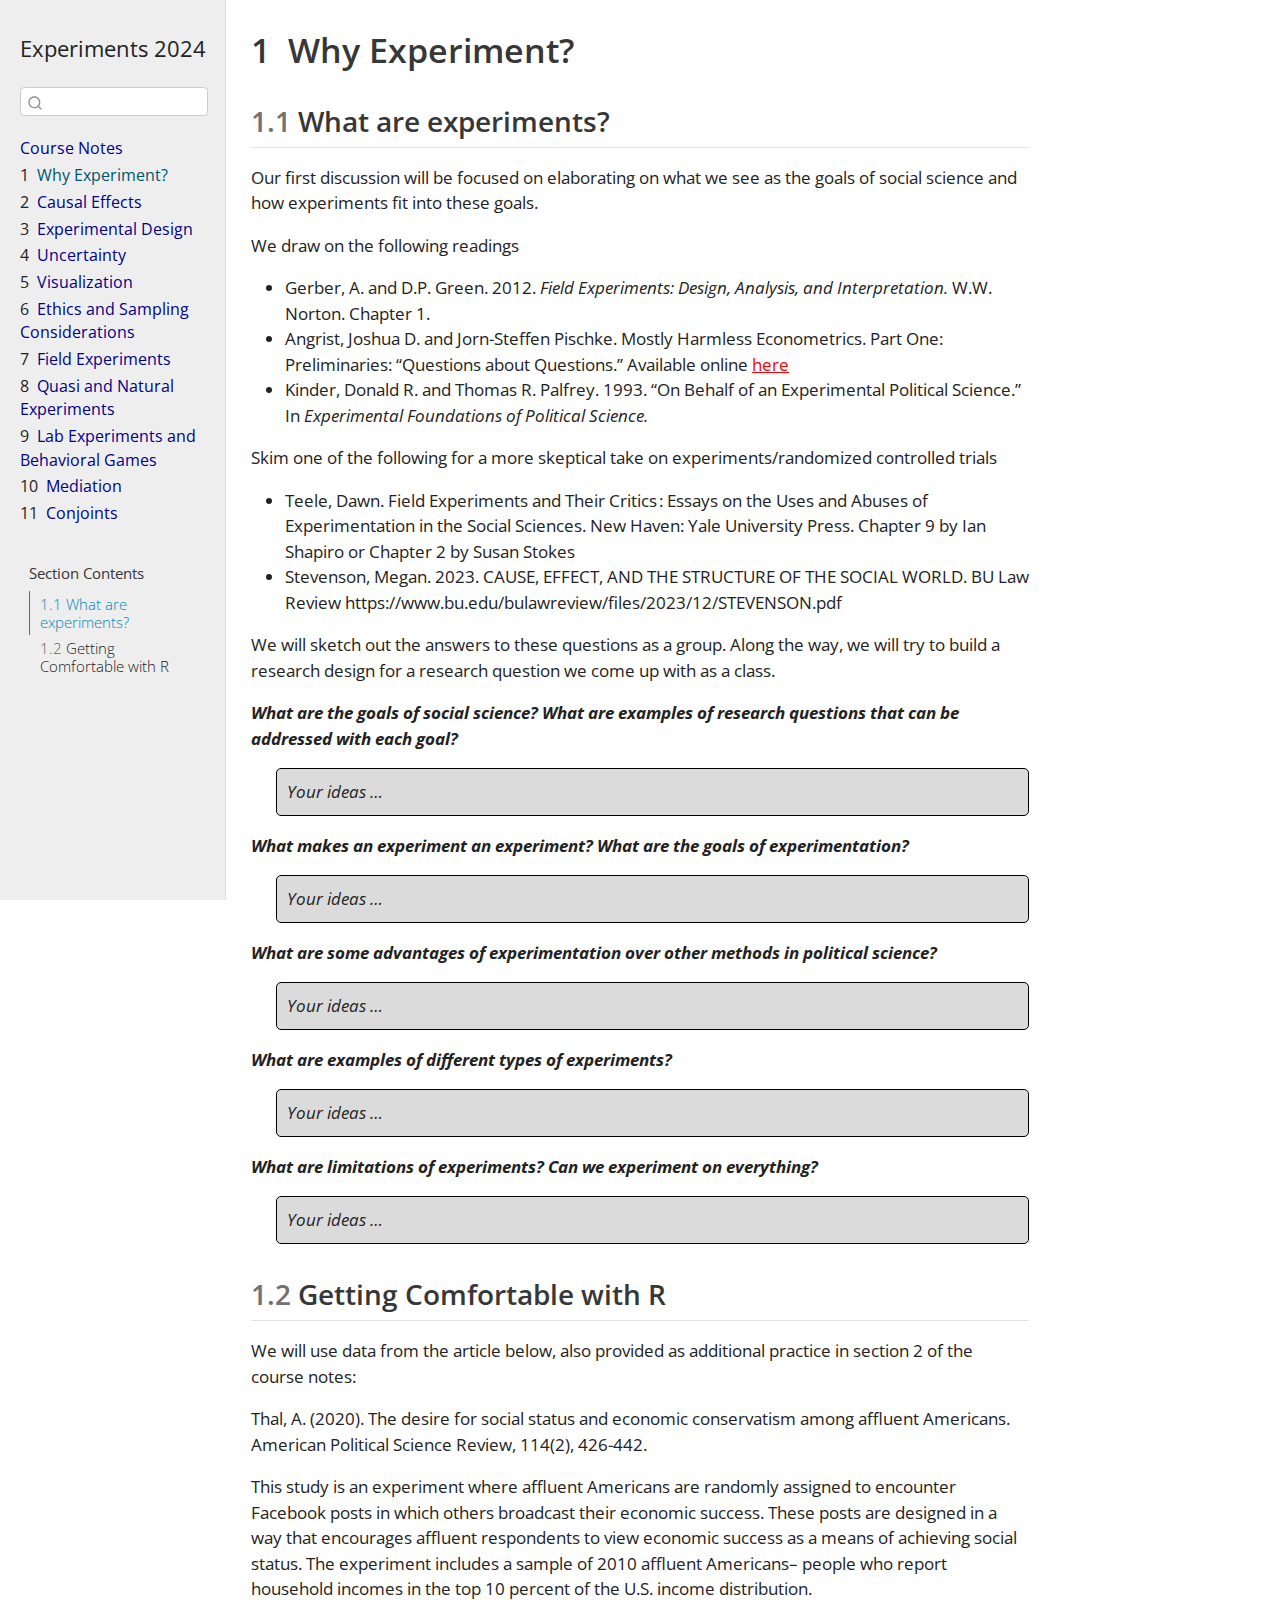
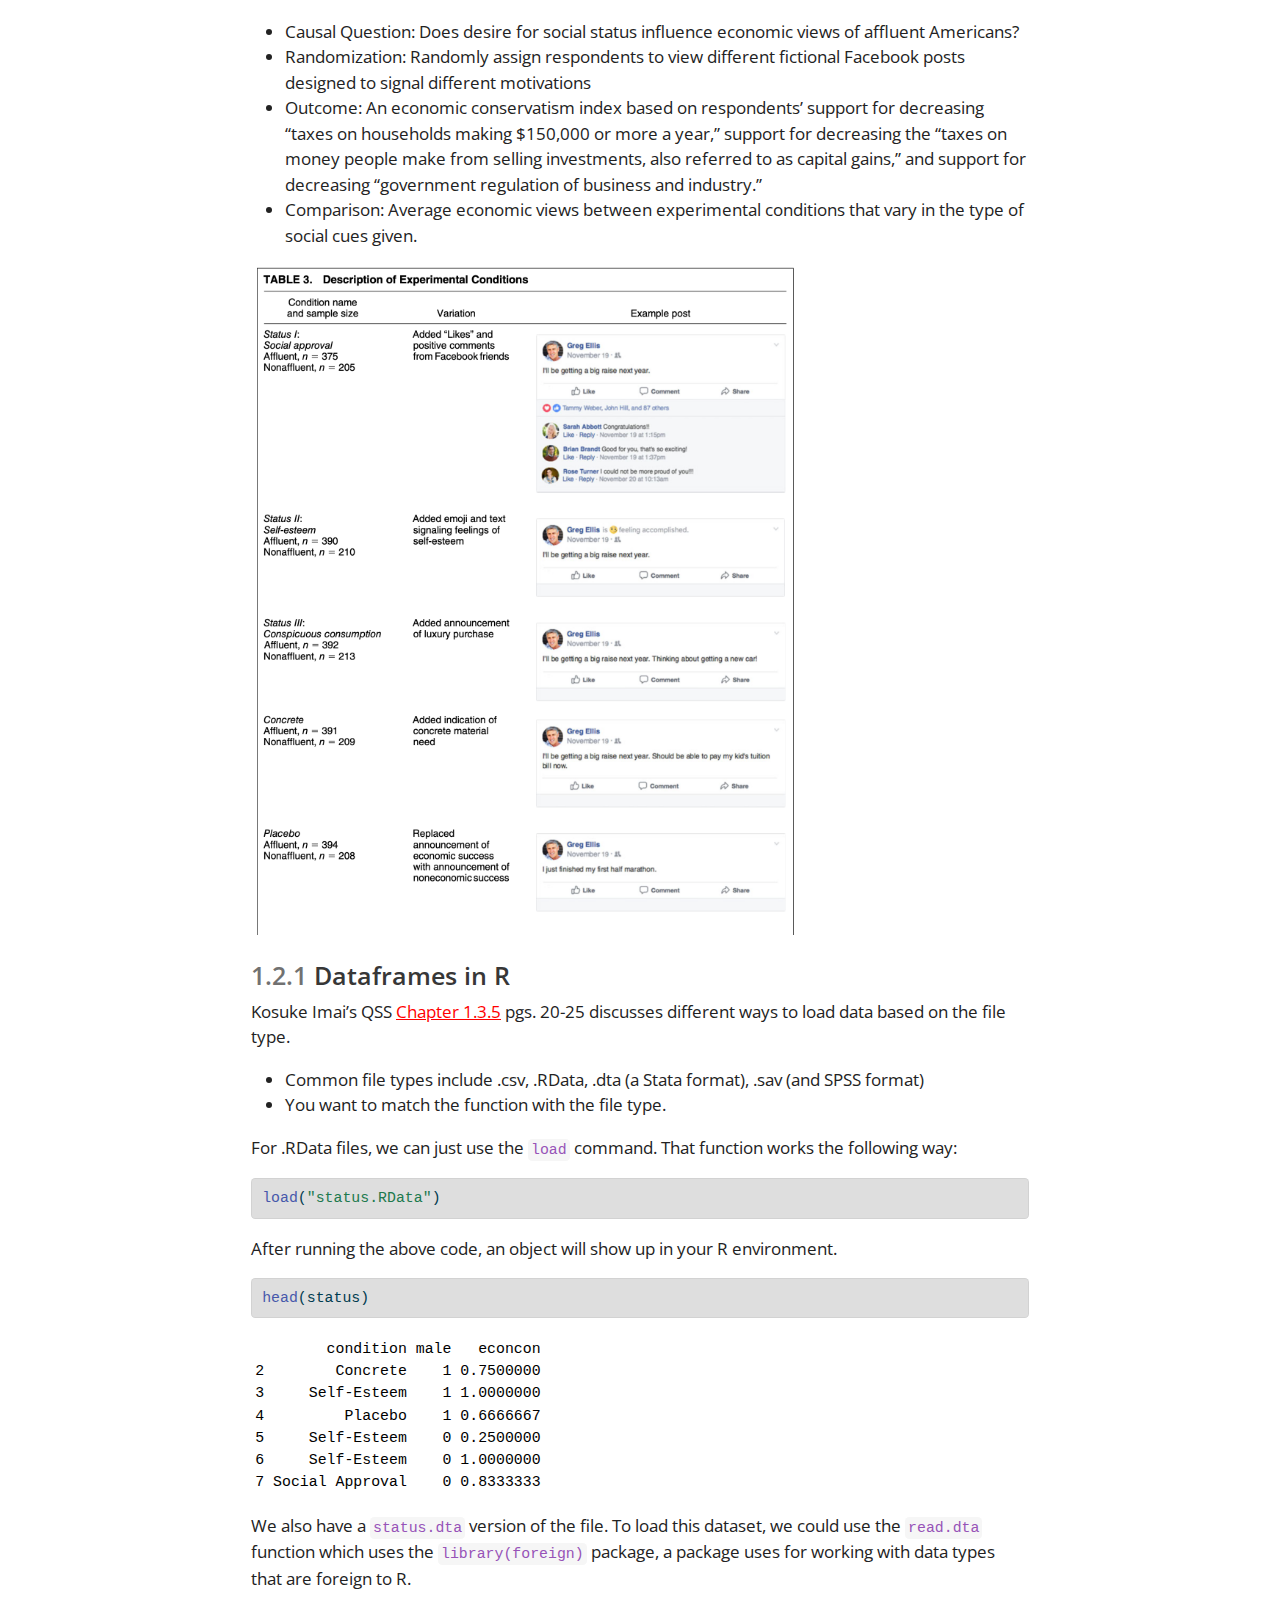
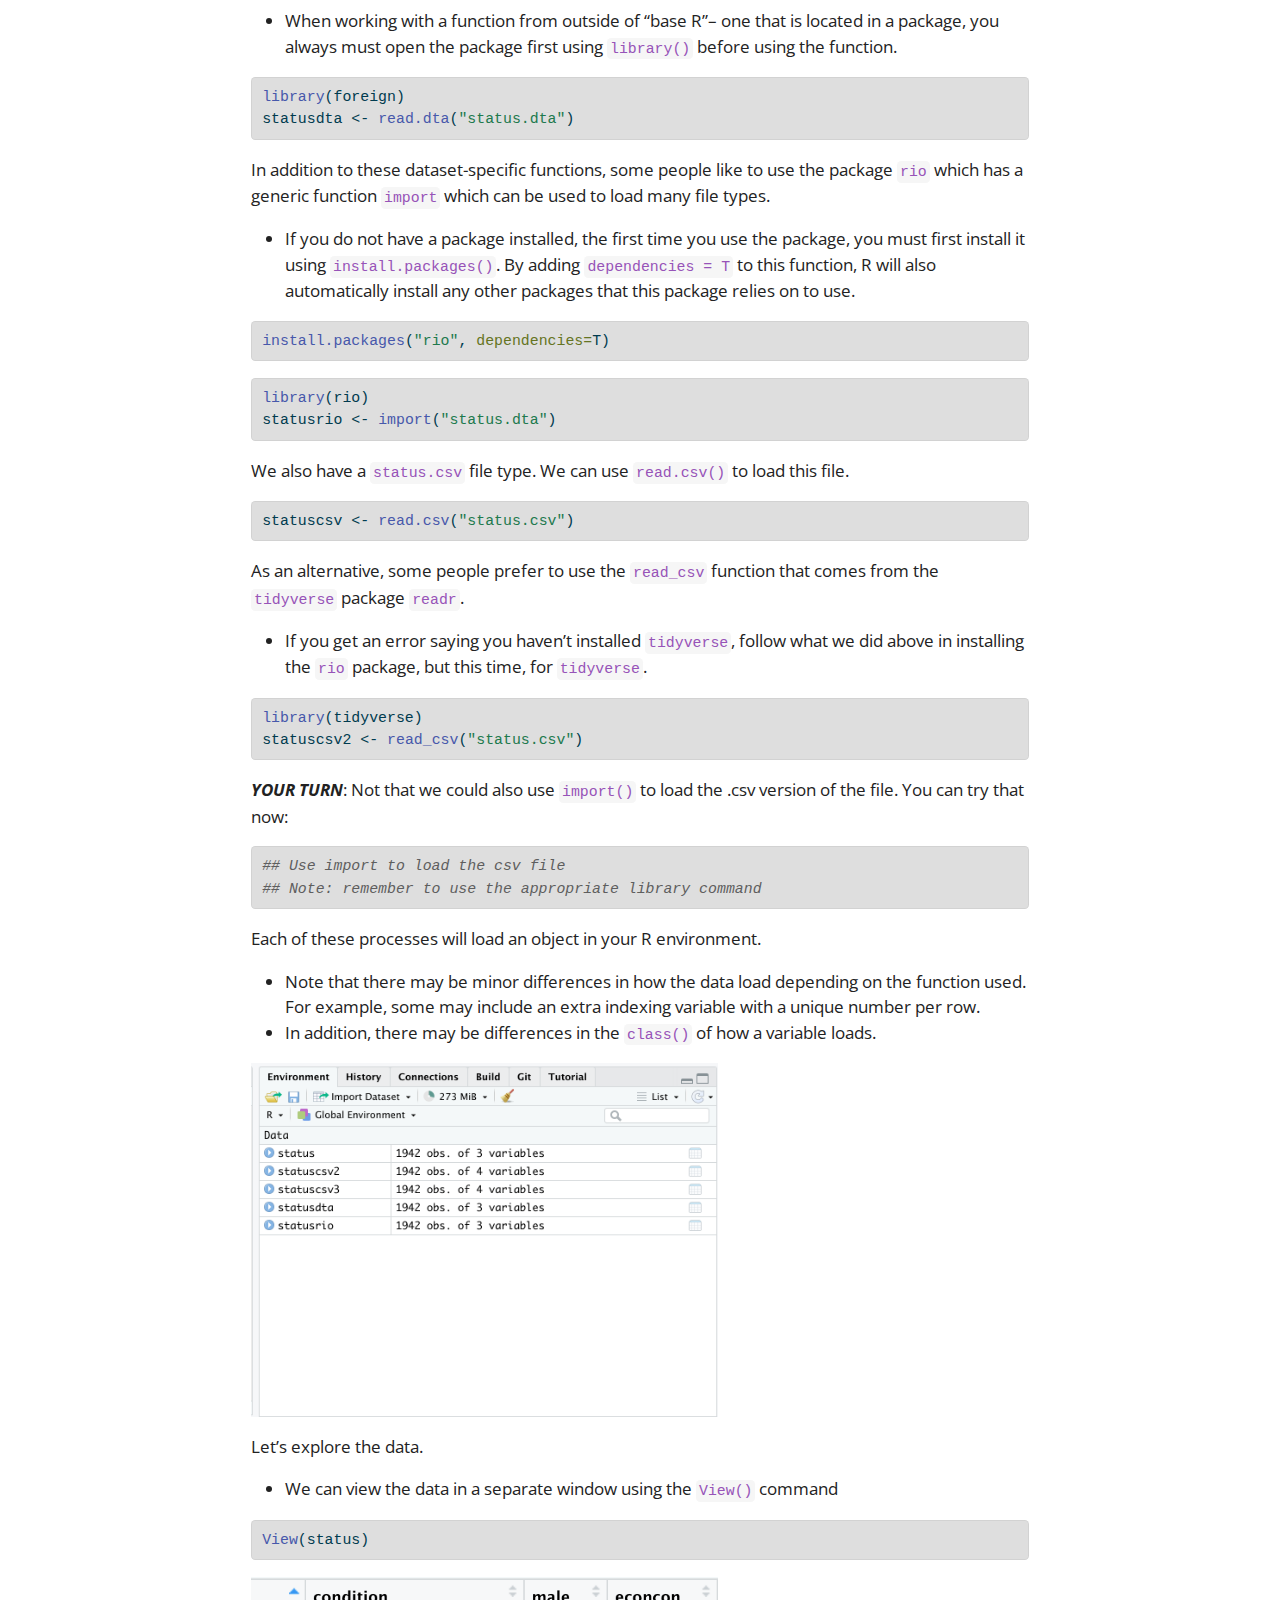
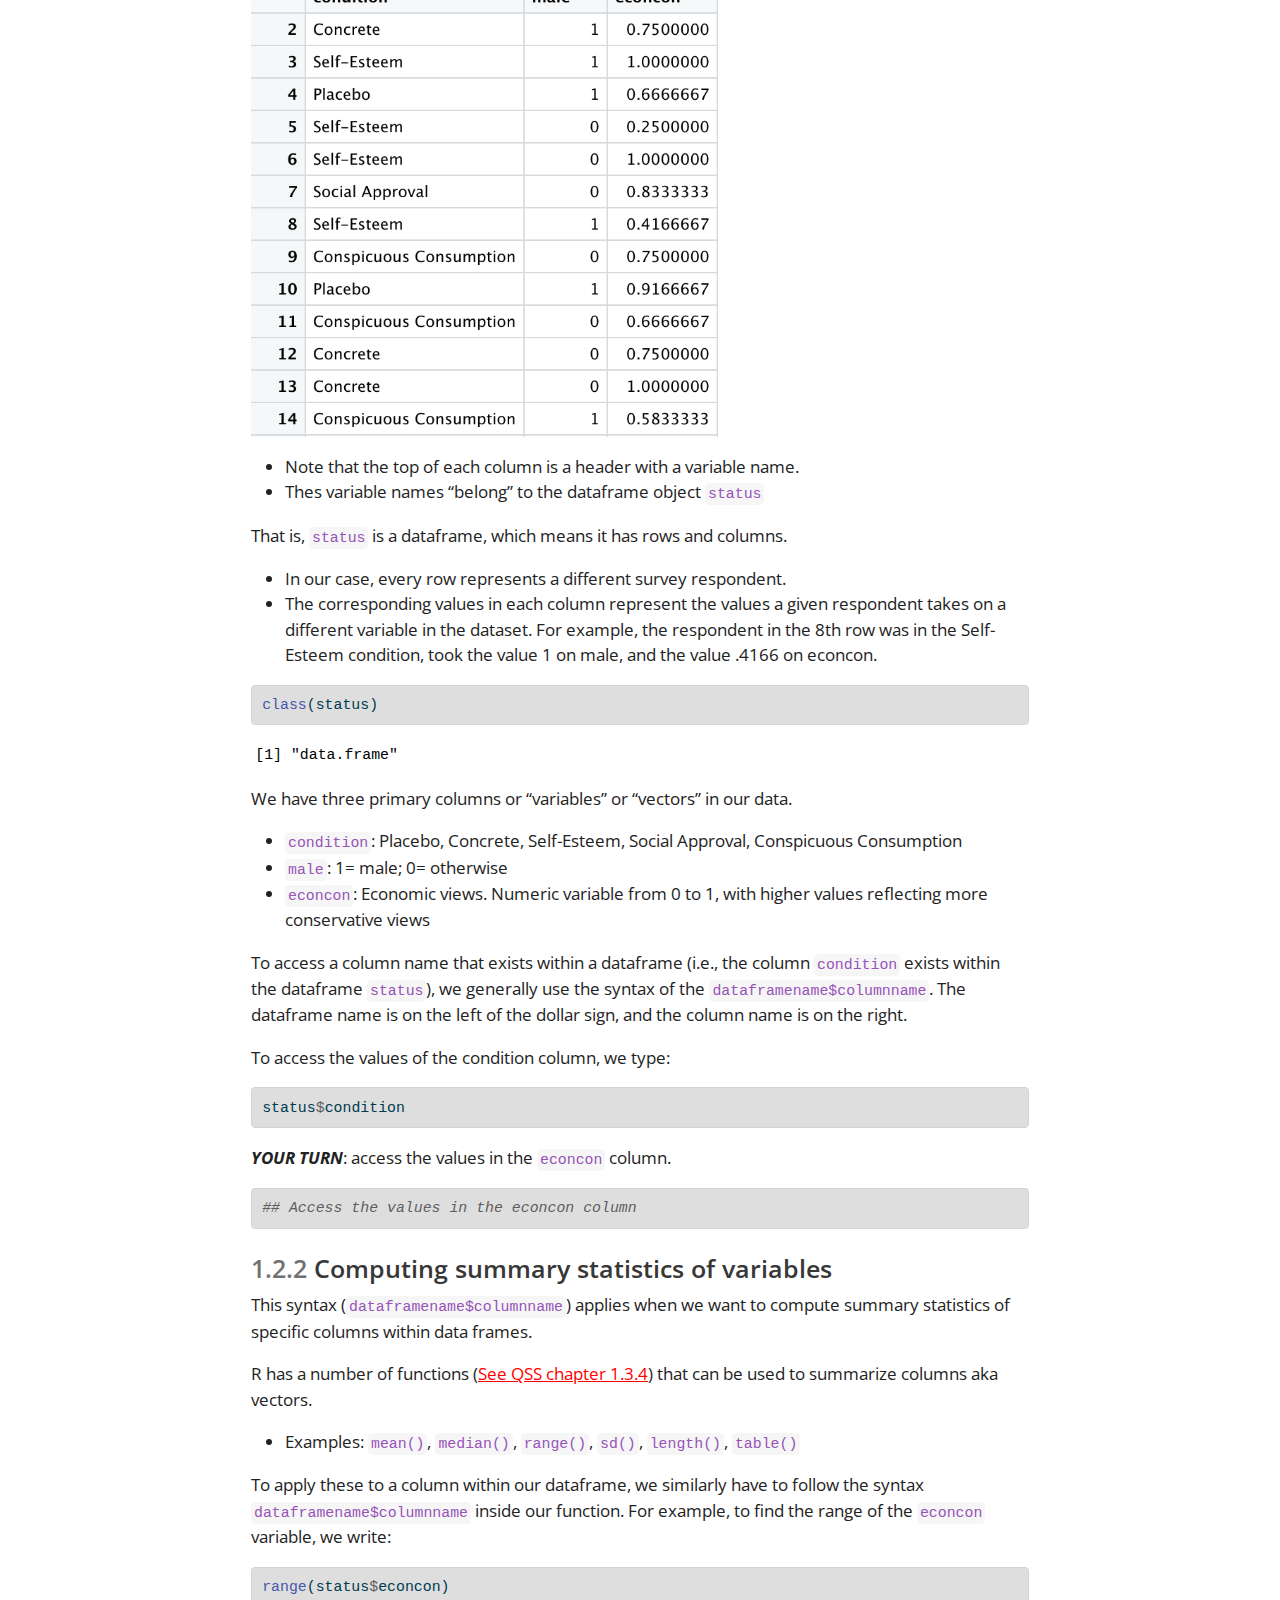
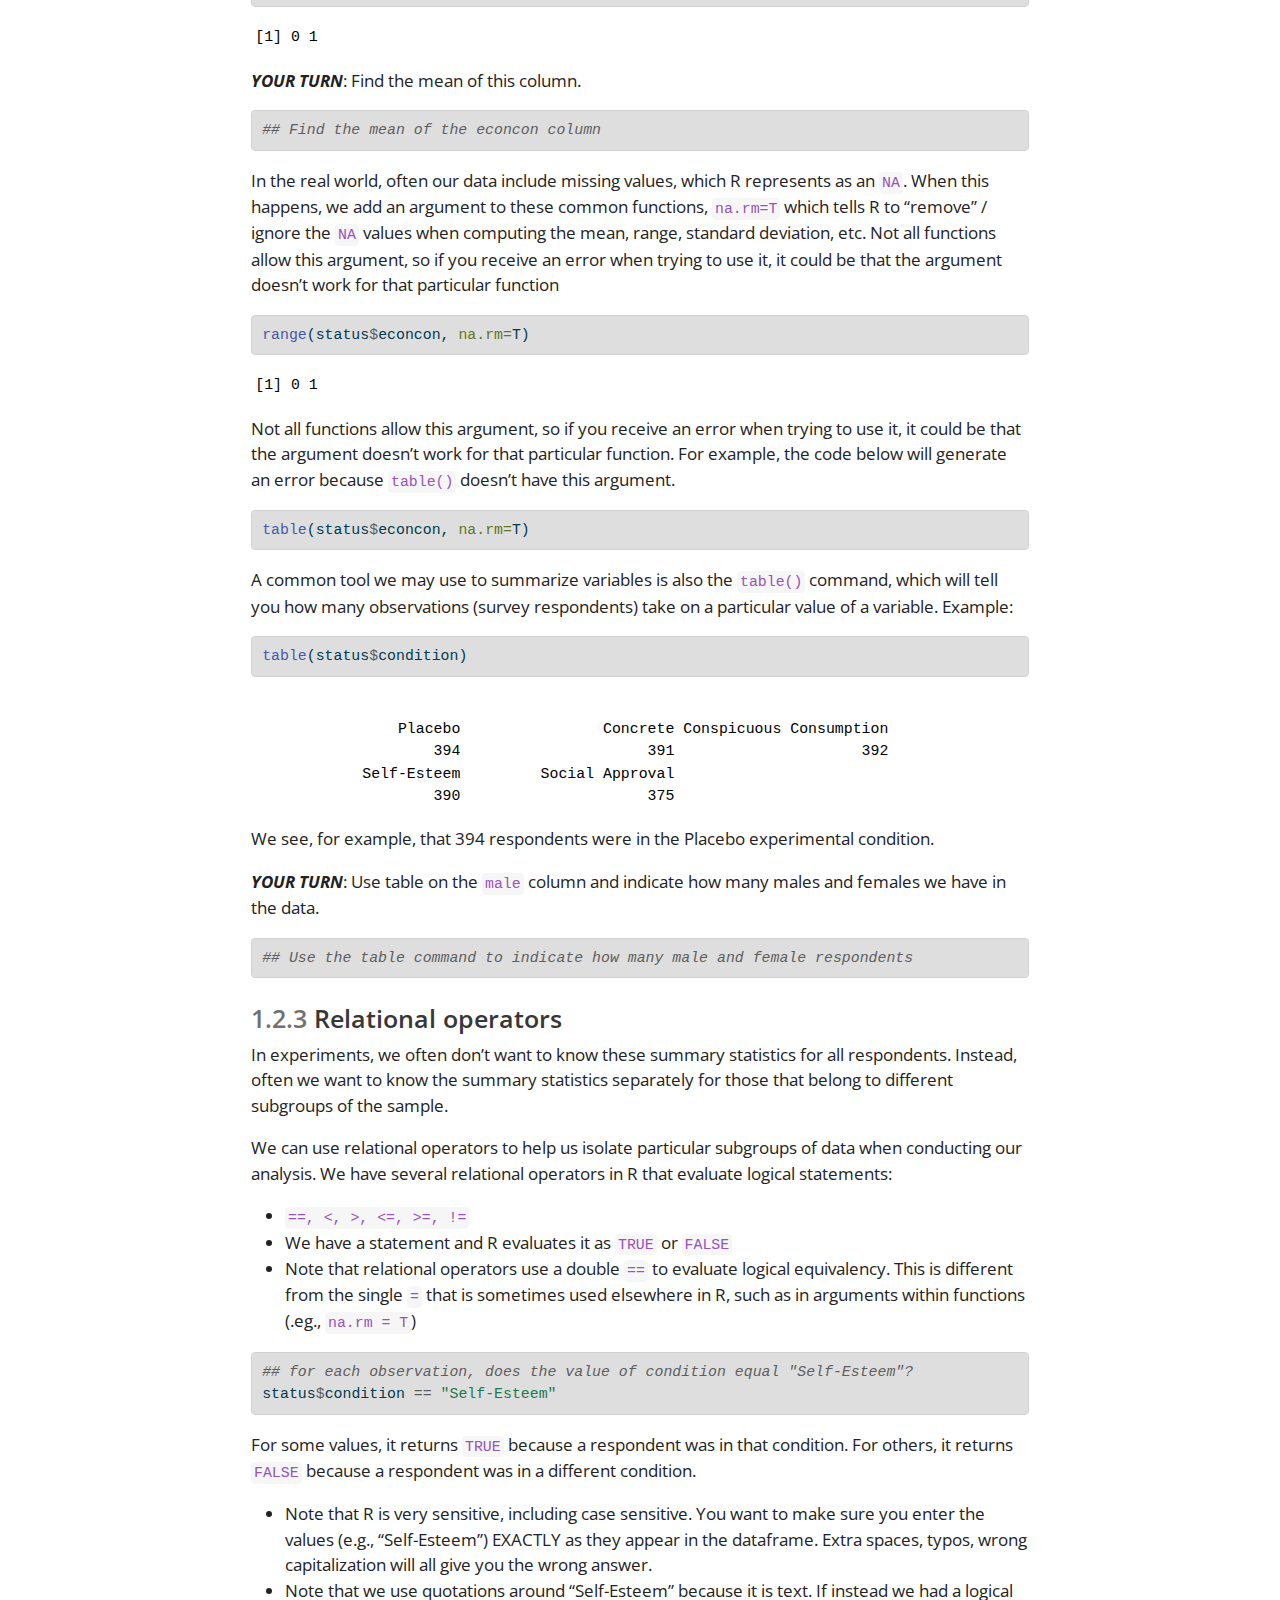
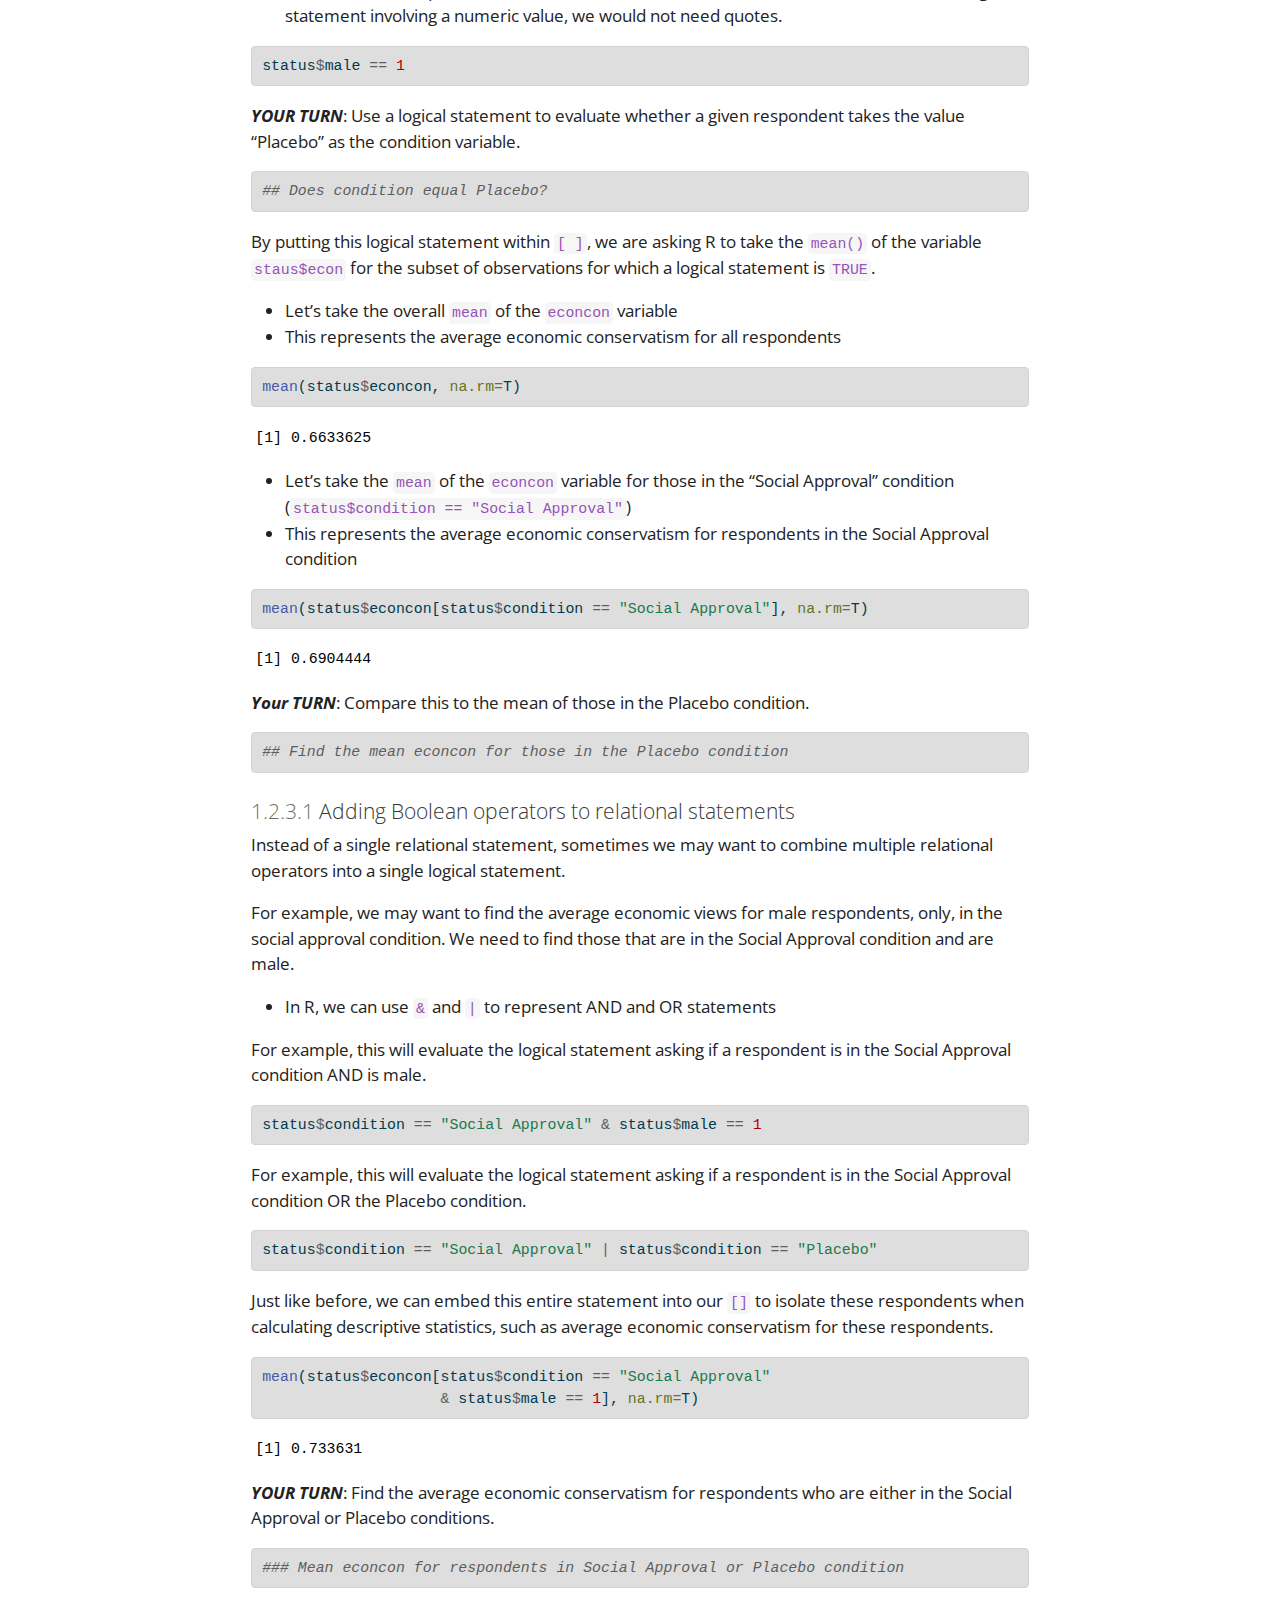
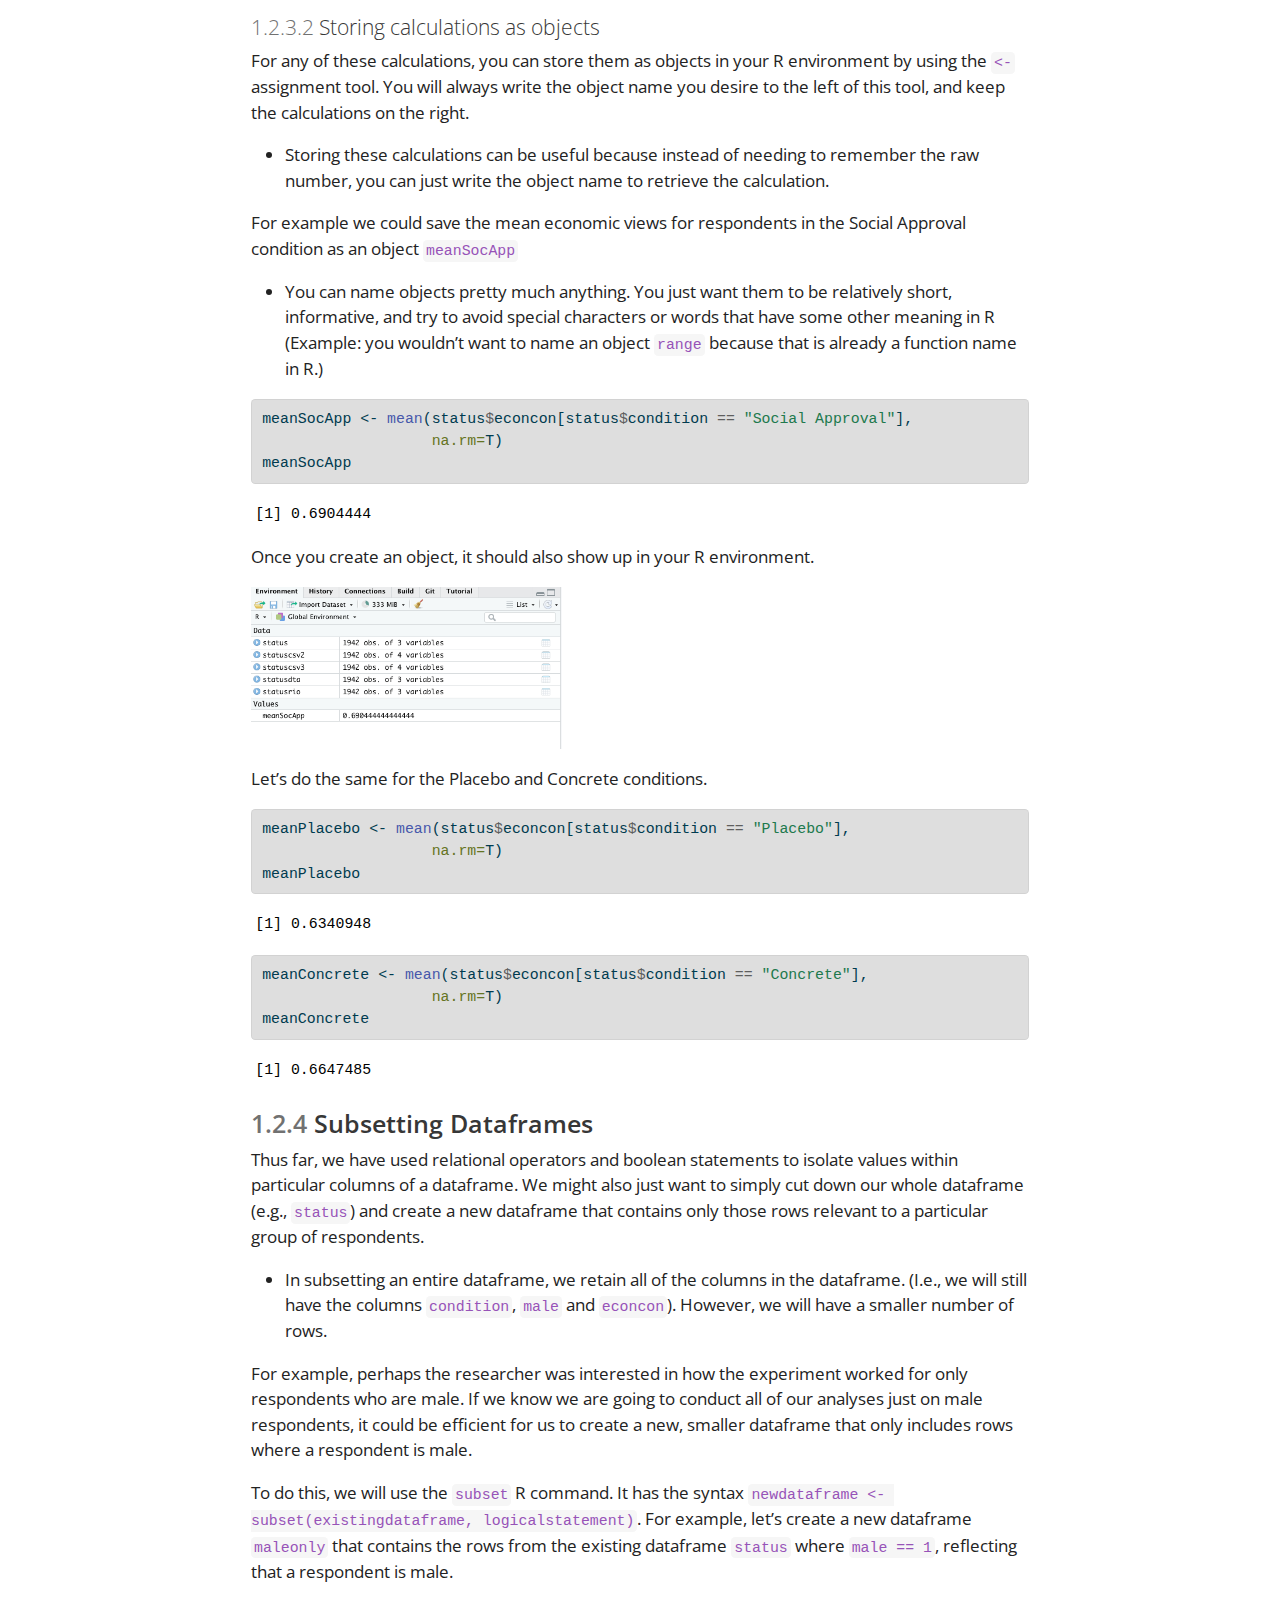
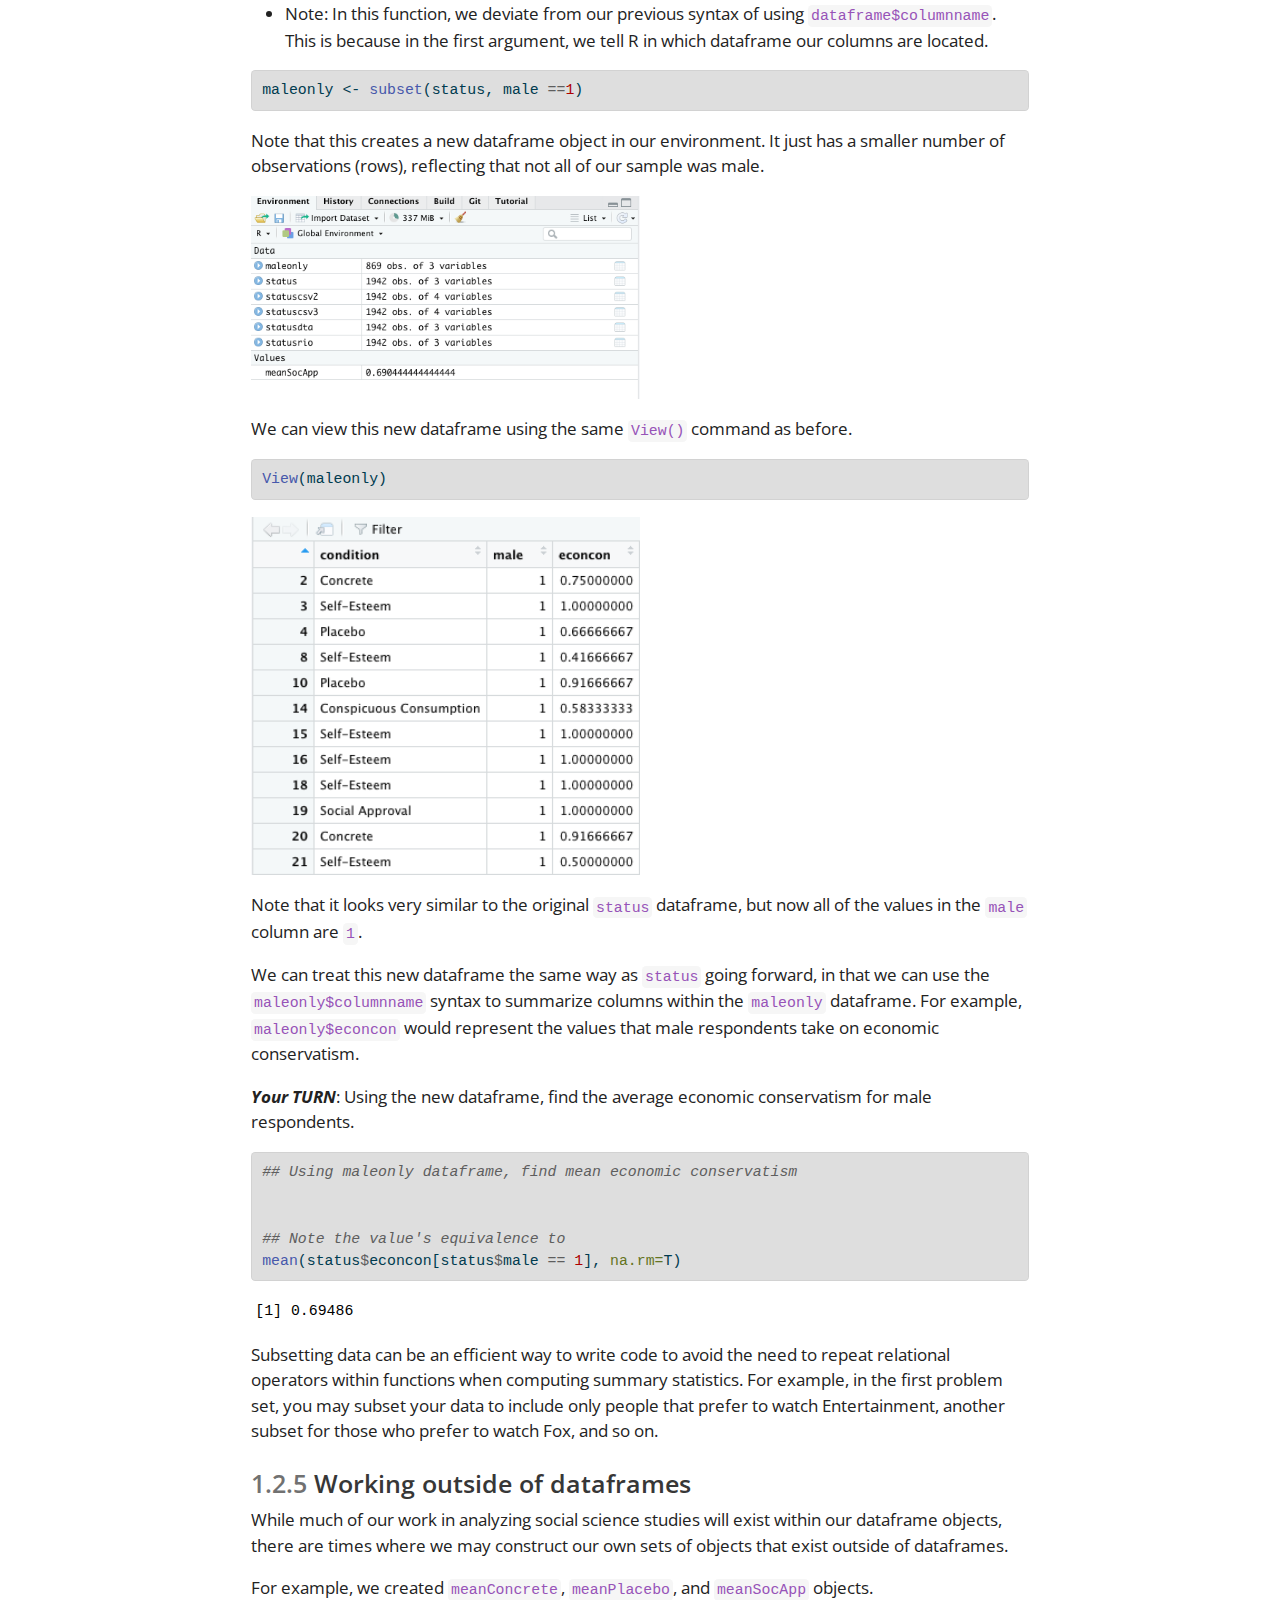
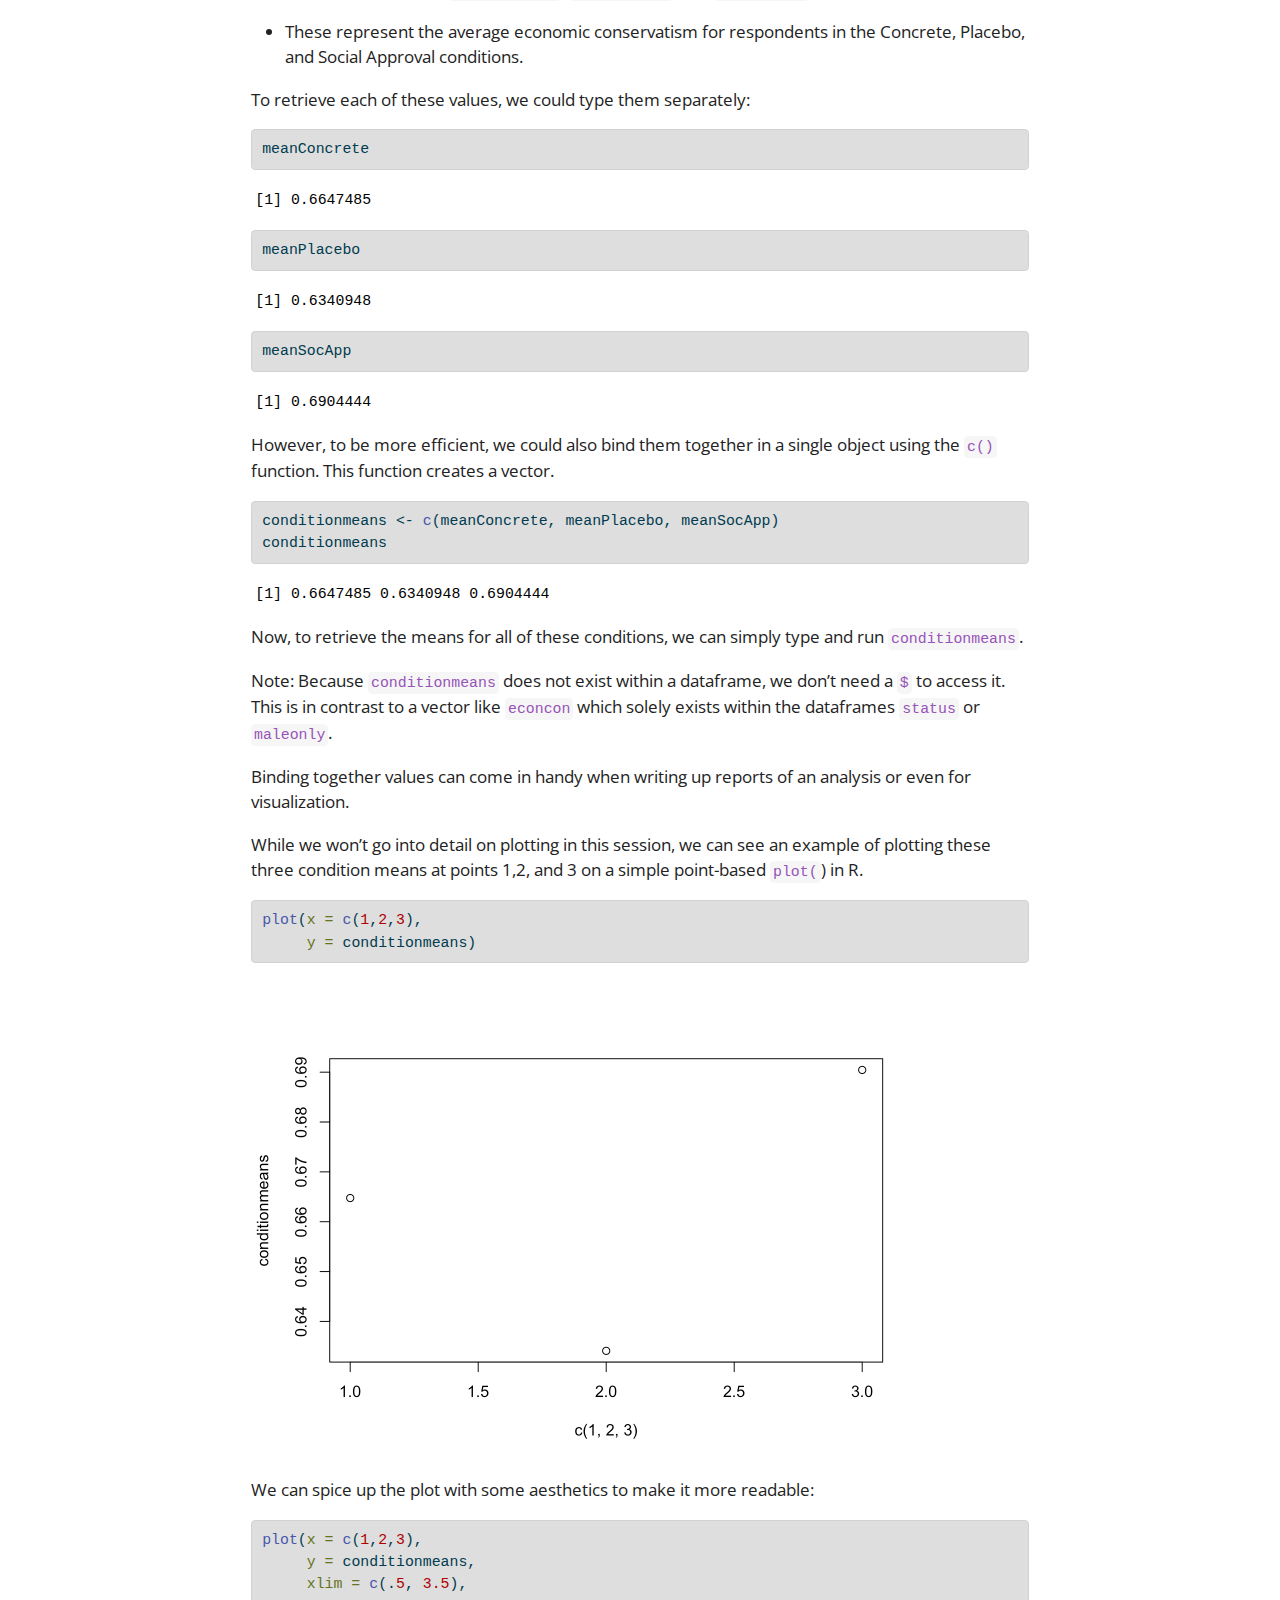
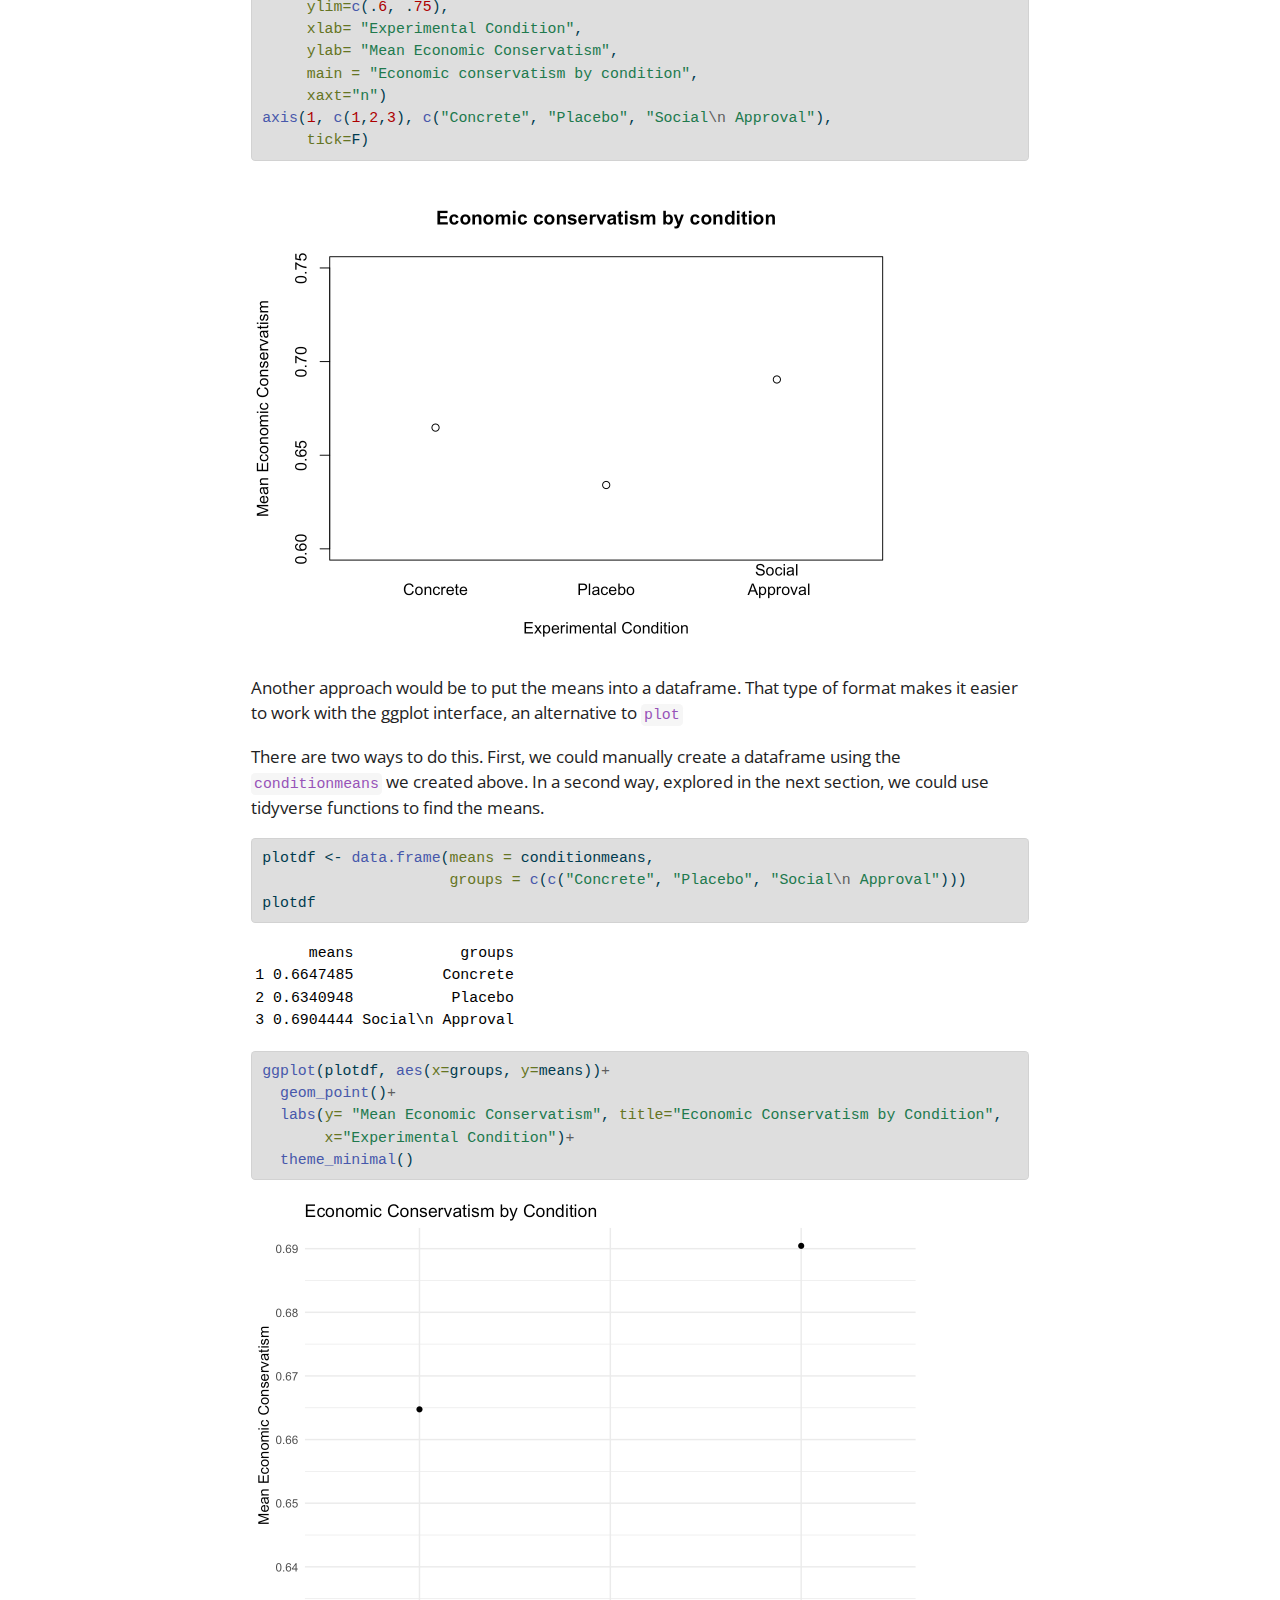
<file: docs/01-Experimentation.html>
<!DOCTYPE html>
<html xmlns="http://www.w3.org/1999/xhtml" lang="en" xml:lang="en"><head>

<meta charset="utf-8">
<meta name="generator" content="quarto-1.3.353">

<meta name="viewport" content="width=device-width, initial-scale=1.0, user-scalable=yes">


<title>Experiments 2024 - 1&nbsp; Why Experiment?</title>
<style>
code{white-space: pre-wrap;}
span.smallcaps{font-variant: small-caps;}
div.columns{display: flex; gap: min(4vw, 1.5em);}
div.column{flex: auto; overflow-x: auto;}
div.hanging-indent{margin-left: 1.5em; text-indent: -1.5em;}
ul.task-list{list-style: none;}
ul.task-list li input[type="checkbox"] {
  width: 0.8em;
  margin: 0 0.8em 0.2em -1em; /* quarto-specific, see https://github.com/quarto-dev/quarto-cli/issues/4556 */ 
  vertical-align: middle;
}
/* CSS for syntax highlighting */
pre > code.sourceCode { white-space: pre; position: relative; }
pre > code.sourceCode > span { display: inline-block; line-height: 1.25; }
pre > code.sourceCode > span:empty { height: 1.2em; }
.sourceCode { overflow: visible; }
code.sourceCode > span { color: inherit; text-decoration: inherit; }
div.sourceCode { margin: 1em 0; }
pre.sourceCode { margin: 0; }
@media screen {
div.sourceCode { overflow: auto; }
}
@media print {
pre > code.sourceCode { white-space: pre-wrap; }
pre > code.sourceCode > span { text-indent: -5em; padding-left: 5em; }
}
pre.numberSource code
  { counter-reset: source-line 0; }
pre.numberSource code > span
  { position: relative; left: -4em; counter-increment: source-line; }
pre.numberSource code > span > a:first-child::before
  { content: counter(source-line);
    position: relative; left: -1em; text-align: right; vertical-align: baseline;
    border: none; display: inline-block;
    -webkit-touch-callout: none; -webkit-user-select: none;
    -khtml-user-select: none; -moz-user-select: none;
    -ms-user-select: none; user-select: none;
    padding: 0 4px; width: 4em;
  }
pre.numberSource { margin-left: 3em;  padding-left: 4px; }
div.sourceCode
  {   }
@media screen {
pre > code.sourceCode > span > a:first-child::before { text-decoration: underline; }
}
</style>


<script src="site_libs/quarto-nav/quarto-nav.js"></script>
<script src="site_libs/quarto-nav/headroom.min.js"></script>
<script src="site_libs/clipboard/clipboard.min.js"></script>
<script src="site_libs/quarto-search/autocomplete.umd.js"></script>
<script src="site_libs/quarto-search/fuse.min.js"></script>
<script src="site_libs/quarto-search/quarto-search.js"></script>
<meta name="quarto:offset" content="./">
<link href="./02-CausalEffects.html" rel="next">
<link href="./index.html" rel="prev">
<script src="site_libs/quarto-html/quarto.js"></script>
<script src="site_libs/quarto-html/popper.min.js"></script>
<script src="site_libs/quarto-html/tippy.umd.min.js"></script>
<script src="site_libs/quarto-html/anchor.min.js"></script>
<link href="site_libs/quarto-html/tippy.css" rel="stylesheet">
<link href="site_libs/quarto-html/quarto-syntax-highlighting.css" rel="stylesheet" id="quarto-text-highlighting-styles">
<script src="site_libs/bootstrap/bootstrap.min.js"></script>
<link href="site_libs/bootstrap/bootstrap-icons.css" rel="stylesheet">
<link href="site_libs/bootstrap/bootstrap.min.css" rel="stylesheet" id="quarto-bootstrap" data-mode="light">
<script id="quarto-search-options" type="application/json">{
  "location": "sidebar",
  "copy-button": false,
  "collapse-after": 3,
  "panel-placement": "start",
  "type": "textbox",
  "limit": 20,
  "language": {
    "search-no-results-text": "No results",
    "search-matching-documents-text": "matching documents",
    "search-copy-link-title": "Copy link to search",
    "search-hide-matches-text": "Hide additional matches",
    "search-more-match-text": "more match in this document",
    "search-more-matches-text": "more matches in this document",
    "search-clear-button-title": "Clear",
    "search-detached-cancel-button-title": "Cancel",
    "search-submit-button-title": "Submit"
  }
}</script>


</head>

<body class="nav-sidebar docked">

<div id="quarto-search-results"></div>
  <header id="quarto-header" class="headroom fixed-top">
  <nav class="quarto-secondary-nav">
    <div class="container-fluid d-flex">
      <button type="button" class="quarto-btn-toggle btn" data-bs-toggle="collapse" data-bs-target="#quarto-sidebar,#quarto-sidebar-glass" aria-controls="quarto-sidebar" aria-expanded="false" aria-label="Toggle sidebar navigation" onclick="if (window.quartoToggleHeadroom) { window.quartoToggleHeadroom(); }">
        <i class="bi bi-layout-text-sidebar-reverse"></i>
      </button>
      <nav class="quarto-page-breadcrumbs" aria-label="breadcrumb"><ol class="breadcrumb"><li class="breadcrumb-item"><a href="./01-Experimentation.html"><span class="chapter-number">1</span>&nbsp; <span class="chapter-title">Why Experiment?</span></a></li></ol></nav>
      <a class="flex-grow-1" role="button" data-bs-toggle="collapse" data-bs-target="#quarto-sidebar,#quarto-sidebar-glass" aria-controls="quarto-sidebar" aria-expanded="false" aria-label="Toggle sidebar navigation" onclick="if (window.quartoToggleHeadroom) { window.quartoToggleHeadroom(); }">      
      </a>
      <button type="button" class="btn quarto-search-button" aria-label="Search" onclick="window.quartoOpenSearch();">
        <i class="bi bi-search"></i>
      </button>
    </div>
  </nav>
</header>
<!-- content -->
<div id="quarto-content" class="quarto-container page-columns page-rows-contents page-layout-article">
<!-- sidebar -->
  <nav id="quarto-sidebar" class="sidebar collapse collapse-horizontal sidebar-navigation docked overflow-auto">
    <div class="pt-lg-2 mt-2 text-left sidebar-header">
    <div class="sidebar-title mb-0 py-0">
      <a href="./">Experiments 2024</a> 
    </div>
      </div>
        <div class="mt-2 flex-shrink-0 align-items-center">
        <div class="sidebar-search">
        <div id="quarto-search" class="" title="Search"></div>
        </div>
        </div>
    <div class="sidebar-menu-container"> 
    <ul class="list-unstyled mt-1">
        <li class="sidebar-item">
  <div class="sidebar-item-container"> 
  <a href="./index.html" class="sidebar-item-text sidebar-link">
 <span class="menu-text">Course Notes</span></a>
  </div>
</li>
        <li class="sidebar-item">
  <div class="sidebar-item-container"> 
  <a href="./01-Experimentation.html" class="sidebar-item-text sidebar-link active">
 <span class="menu-text"><span class="chapter-number">1</span>&nbsp; <span class="chapter-title">Why Experiment?</span></span></a>
  </div>
</li>
        <li class="sidebar-item">
  <div class="sidebar-item-container"> 
  <a href="./02-CausalEffects.html" class="sidebar-item-text sidebar-link">
 <span class="menu-text"><span class="chapter-number">2</span>&nbsp; <span class="chapter-title">Causal Effects</span></span></a>
  </div>
</li>
        <li class="sidebar-item">
  <div class="sidebar-item-container"> 
  <a href="./03-ExperimentalDesign.html" class="sidebar-item-text sidebar-link">
 <span class="menu-text"><span class="chapter-number">3</span>&nbsp; <span class="chapter-title">Experimental Design</span></span></a>
  </div>
</li>
        <li class="sidebar-item">
  <div class="sidebar-item-container"> 
  <a href="./04-Uncertainty.html" class="sidebar-item-text sidebar-link">
 <span class="menu-text"><span class="chapter-number">4</span>&nbsp; <span class="chapter-title">Uncertainty</span></span></a>
  </div>
</li>
        <li class="sidebar-item">
  <div class="sidebar-item-container"> 
  <a href="./05-Visualization.html" class="sidebar-item-text sidebar-link">
 <span class="menu-text"><span class="chapter-number">5</span>&nbsp; <span class="chapter-title">Visualization</span></span></a>
  </div>
</li>
        <li class="sidebar-item">
  <div class="sidebar-item-container"> 
  <a href="./06-ethics.html" class="sidebar-item-text sidebar-link">
 <span class="menu-text"><span class="chapter-number">6</span>&nbsp; <span class="chapter-title">Ethics and Sampling Considerations</span></span></a>
  </div>
</li>
        <li class="sidebar-item">
  <div class="sidebar-item-container"> 
  <a href="./07-FieldExperiments.html" class="sidebar-item-text sidebar-link">
 <span class="menu-text"><span class="chapter-number">7</span>&nbsp; <span class="chapter-title">Field Experiments</span></span></a>
  </div>
</li>
        <li class="sidebar-item">
  <div class="sidebar-item-container"> 
  <a href="./08-QuasiNaturalExperiments.html" class="sidebar-item-text sidebar-link">
 <span class="menu-text"><span class="chapter-number">8</span>&nbsp; <span class="chapter-title">Quasi and Natural Experiments</span></span></a>
  </div>
</li>
        <li class="sidebar-item">
  <div class="sidebar-item-container"> 
  <a href="./09-LabExperiments.html" class="sidebar-item-text sidebar-link">
 <span class="menu-text"><span class="chapter-number">9</span>&nbsp; <span class="chapter-title">Lab Experiments and Behavioral Games</span></span></a>
  </div>
</li>
        <li class="sidebar-item">
  <div class="sidebar-item-container"> 
  <a href="./10-Mediation.html" class="sidebar-item-text sidebar-link">
 <span class="menu-text"><span class="chapter-number">10</span>&nbsp; <span class="chapter-title">Mediation</span></span></a>
  </div>
</li>
        <li class="sidebar-item">
  <div class="sidebar-item-container"> 
  <a href="./11-conjoints.html" class="sidebar-item-text sidebar-link">
 <span class="menu-text"><span class="chapter-number">11</span>&nbsp; <span class="chapter-title">Conjoints</span></span></a>
  </div>
</li>
    </ul>
    </div>
    <nav id="TOC" role="doc-toc" class="toc-active">
    <h2 id="toc-title">Section Contents</h2>
   
  <ul>
  <li><a href="#what-are-experiments" id="toc-what-are-experiments" class="nav-link active" data-scroll-target="#what-are-experiments"><span class="header-section-number">1.1</span> What are experiments?</a></li>
  <li><a href="#getting-comfortable-with-r" id="toc-getting-comfortable-with-r" class="nav-link" data-scroll-target="#getting-comfortable-with-r"><span class="header-section-number">1.2</span> Getting Comfortable with R</a>
  <ul>
  <li><a href="#dataframes-in-r" id="toc-dataframes-in-r" class="nav-link" data-scroll-target="#dataframes-in-r"><span class="header-section-number">1.2.1</span> Dataframes in R</a></li>
  <li><a href="#computing-summary-statistics-of-variables" id="toc-computing-summary-statistics-of-variables" class="nav-link" data-scroll-target="#computing-summary-statistics-of-variables"><span class="header-section-number">1.2.2</span> Computing summary statistics of variables</a></li>
  <li><a href="#relational-operators" id="toc-relational-operators" class="nav-link" data-scroll-target="#relational-operators"><span class="header-section-number">1.2.3</span> Relational operators</a>
  <ul class="collapse">
  <li><a href="#adding-boolean-operators-to-relational-statements" id="toc-adding-boolean-operators-to-relational-statements" class="nav-link" data-scroll-target="#adding-boolean-operators-to-relational-statements"><span class="header-section-number">1.2.3.1</span> Adding Boolean operators to relational statements</a></li>
  <li><a href="#storing-calculations-as-objects" id="toc-storing-calculations-as-objects" class="nav-link" data-scroll-target="#storing-calculations-as-objects"><span class="header-section-number">1.2.3.2</span> Storing calculations as objects</a></li>
  </ul></li>
  <li><a href="#subsetting-dataframes" id="toc-subsetting-dataframes" class="nav-link" data-scroll-target="#subsetting-dataframes"><span class="header-section-number">1.2.4</span> Subsetting Dataframes</a></li>
  <li><a href="#working-outside-of-dataframes" id="toc-working-outside-of-dataframes" class="nav-link" data-scroll-target="#working-outside-of-dataframes"><span class="header-section-number">1.2.5</span> Working outside of dataframes</a></li>
  </ul></li>
  </ul>
</nav>
</nav>
<div id="quarto-sidebar-glass" data-bs-toggle="collapse" data-bs-target="#quarto-sidebar,#quarto-sidebar-glass"></div>
<!-- margin-sidebar -->
    <div id="quarto-margin-sidebar" class="sidebar margin-sidebar">
    </div>
<!-- main -->
<main class="content" id="quarto-document-content">

<header id="title-block-header" class="quarto-title-block default">
<div class="quarto-title">
<h1 class="title"><span class="chapter-number">1</span>&nbsp; <span class="chapter-title">Why Experiment?</span></h1>
</div>



<div class="quarto-title-meta">

    
  
    
  </div>
  

</header>

<section id="what-are-experiments" class="level2" data-number="1.1">
<h2 data-number="1.1" class="anchored" data-anchor-id="what-are-experiments"><span class="header-section-number">1.1</span> What are experiments?</h2>
<p>Our first discussion will be focused on elaborating on what we see as the goals of social science and how experiments fit into these goals.</p>
<p>We draw on the following readings</p>
<ul>
<li>Gerber, A. and D.P. Green. 2012. <em>Field Experiments: Design, Analysis, and Interpretation.</em> W.W. Norton. Chapter 1.</li>
<li>Angrist, Joshua D. and Jorn-Steffen Pischke. Mostly Harmless Econometrics. Part One: Preliminaries: “Questions about Questions.” Available online <a href="https://assets.press.princeton.edu/chapters/s8769.pdf">here</a></li>
<li>Kinder, Donald R. and Thomas R. Palfrey. 1993. “On Behalf of an Experimental Political Science.” In <em>Experimental Foundations of Political Science.</em></li>
</ul>
<p>Skim one of the following for a more skeptical take on experiments/randomized controlled trials</p>
<ul>
<li>Teele, Dawn. Field Experiments and Their Critics : Essays on the Uses and Abuses of Experimentation in the Social Sciences. New Haven: Yale University Press. Chapter 9 by Ian Shapiro or Chapter 2 by Susan Stokes</li>
<li>Stevenson, Megan. 2023. CAUSE, EFFECT, AND THE STRUCTURE OF THE SOCIAL WORLD. BU Law Review https://www.bu.edu/bulawreview/files/2023/12/STEVENSON.pdf</li>
</ul>
<p>We will sketch out the answers to these questions as a group. Along the way, we will try to build a research design for a research question we come up with as a class.</p>
<style>
p.comment {
background-color: #DBDBDB;
padding: 10px;
border: 1px solid black;
margin-left: 25px;
border-radius: 5px;
font-style: italic;
}

</style>
<p><strong><em>What are the goals of social science? What are examples of research questions that can be addressed with each goal?</em></strong></p>
<p class="comment">
Your ideas …
</p>
<p><strong><em>What makes an experiment an experiment? What are the goals of experimentation?</em></strong></p>
<p class="comment">
Your ideas …
</p>
<p><strong><em>What are some advantages of experimentation over other methods in political science?</em></strong></p>
<p class="comment">
Your ideas …
</p>
<p><strong><em>What are examples of different types of experiments?</em></strong></p>
<p class="comment">
Your ideas …
</p>
<p><strong><em>What are limitations of experiments? Can we experiment on everything?</em></strong></p>
<p class="comment">
Your ideas …
</p>
</section>
<section id="getting-comfortable-with-r" class="level2" data-number="1.2">
<h2 data-number="1.2" class="anchored" data-anchor-id="getting-comfortable-with-r"><span class="header-section-number">1.2</span> Getting Comfortable with R</h2>
<p>We will use data from the article below, also provided as additional practice in section 2 of the course notes:</p>
<p>Thal, A. (2020). The desire for social status and economic conservatism among affluent Americans. American Political Science Review, 114(2), 426-442.</p>
<p>This study is an experiment where affluent Americans are randomly assigned to encounter Facebook posts in which others broadcast their economic success. These posts are designed in a way that encourages affluent respondents to view economic success as a means of achieving social status. The experiment includes a sample of 2010 affluent Americans– people who report household incomes in the top 10 percent of the U.S. income distribution.</p>
<ul>
<li>Causal Question: Does desire for social status influence economic views of affluent Americans?</li>
<li>Randomization: Randomly assign respondents to view different fictional Facebook posts designed to signal different motivations</li>
<li>Outcome: An economic conservatism index based on respondents’ support for decreasing “taxes on households making $150,000 or more a year,” support for decreasing the “taxes on money people make from selling investments, also referred to as capital gains,” and support for decreasing “government regulation of business and industry.”</li>
<li>Comparison: Average economic views between experimental conditions that vary in the type of social cues given.</li>
</ul>
<p><img src="images/status1.png" class="img-fluid" style="width:70.0%"> <img src="images/status2.png" class="img-fluid" style="width:70.0%"></p>
<section id="dataframes-in-r" class="level3" data-number="1.2.1">
<h3 data-number="1.2.1" class="anchored" data-anchor-id="dataframes-in-r"><span class="header-section-number">1.2.1</span> Dataframes in R</h3>
<p>Kosuke Imai’s QSS <a href="https://assets.press.princeton.edu/chapters/s11025.pdf">Chapter 1.3.5</a> pgs. 20-25 discusses different ways to load data based on the file type.</p>
<ul>
<li>Common file types include .csv, .RData, .dta (a Stata format), .sav (and SPSS format)</li>
<li>You want to match the function with the file type.</li>
</ul>
<p>For .RData files, we can just use the <code>load</code> command. That function works the following way:</p>
<div class="cell">
<div class="sourceCode cell-code" id="cb1"><pre class="sourceCode r code-with-copy"><code class="sourceCode r"><span id="cb1-1"><a href="#cb1-1" aria-hidden="true" tabindex="-1"></a><span class="fu">load</span>(<span class="st">"status.RData"</span>)</span></code><button title="Copy to Clipboard" class="code-copy-button"><i class="bi"></i></button></pre></div>
</div>
<p>After running the above code, an object will show up in your R environment.</p>
<div class="cell">
<div class="sourceCode cell-code" id="cb2"><pre class="sourceCode r code-with-copy"><code class="sourceCode r"><span id="cb2-1"><a href="#cb2-1" aria-hidden="true" tabindex="-1"></a><span class="fu">head</span>(status)</span></code><button title="Copy to Clipboard" class="code-copy-button"><i class="bi"></i></button></pre></div>
<div class="cell-output cell-output-stdout">
<pre><code>        condition male   econcon
2        Concrete    1 0.7500000
3     Self-Esteem    1 1.0000000
4         Placebo    1 0.6666667
5     Self-Esteem    0 0.2500000
6     Self-Esteem    0 1.0000000
7 Social Approval    0 0.8333333</code></pre>
</div>
</div>
<p>We also have a <code>status.dta</code> version of the file. To load this dataset, we could use the <code>read.dta</code> function which uses the <code>library(foreign)</code> package, a package uses for working with data types that are foreign to R.</p>
<ul>
<li>When working with a function from outside of “base R”– one that is located in a package, you always must open the package first using <code>library()</code> before using the function.</li>
</ul>
<div class="cell">
<div class="sourceCode cell-code" id="cb4"><pre class="sourceCode r code-with-copy"><code class="sourceCode r"><span id="cb4-1"><a href="#cb4-1" aria-hidden="true" tabindex="-1"></a><span class="fu">library</span>(foreign)</span>
<span id="cb4-2"><a href="#cb4-2" aria-hidden="true" tabindex="-1"></a>statusdta <span class="ot">&lt;-</span> <span class="fu">read.dta</span>(<span class="st">"status.dta"</span>)</span></code><button title="Copy to Clipboard" class="code-copy-button"><i class="bi"></i></button></pre></div>
</div>
<p>In addition to these dataset-specific functions, some people like to use the package <code>rio</code> which has a generic function <code>import</code> which can be used to load many file types.</p>
<ul>
<li>If you do not have a package installed, the first time you use the package, you must first install it using <code>install.packages()</code>. By adding <code>dependencies = T</code> to this function, R will also automatically install any other packages that this package relies on to use.</li>
</ul>
<div class="cell">
<div class="sourceCode cell-code" id="cb5"><pre class="sourceCode r code-with-copy"><code class="sourceCode r"><span id="cb5-1"><a href="#cb5-1" aria-hidden="true" tabindex="-1"></a><span class="fu">install.packages</span>(<span class="st">"rio"</span>, <span class="at">dependencies=</span>T)</span></code><button title="Copy to Clipboard" class="code-copy-button"><i class="bi"></i></button></pre></div>
</div>
<div class="cell">
<div class="sourceCode cell-code" id="cb6"><pre class="sourceCode r code-with-copy"><code class="sourceCode r"><span id="cb6-1"><a href="#cb6-1" aria-hidden="true" tabindex="-1"></a><span class="fu">library</span>(rio)</span>
<span id="cb6-2"><a href="#cb6-2" aria-hidden="true" tabindex="-1"></a>statusrio <span class="ot">&lt;-</span> <span class="fu">import</span>(<span class="st">"status.dta"</span>)</span></code><button title="Copy to Clipboard" class="code-copy-button"><i class="bi"></i></button></pre></div>
</div>
<p>We also have a <code>status.csv</code> file type. We can use <code>read.csv()</code> to load this file.</p>
<div class="cell">
<div class="sourceCode cell-code" id="cb7"><pre class="sourceCode r code-with-copy"><code class="sourceCode r"><span id="cb7-1"><a href="#cb7-1" aria-hidden="true" tabindex="-1"></a>statuscsv <span class="ot">&lt;-</span> <span class="fu">read.csv</span>(<span class="st">"status.csv"</span>)</span></code><button title="Copy to Clipboard" class="code-copy-button"><i class="bi"></i></button></pre></div>
</div>
<p>As an alternative, some people prefer to use the <code>read_csv</code> function that comes from the <code>tidyverse</code> package <code>readr</code>.</p>
<ul>
<li>If you get an error saying you haven’t installed <code>tidyverse</code>, follow what we did above in installing the <code>rio</code> package, but this time, for <code>tidyverse</code>.</li>
</ul>
<div class="cell">
<div class="sourceCode cell-code" id="cb8"><pre class="sourceCode r code-with-copy"><code class="sourceCode r"><span id="cb8-1"><a href="#cb8-1" aria-hidden="true" tabindex="-1"></a><span class="fu">library</span>(tidyverse)</span>
<span id="cb8-2"><a href="#cb8-2" aria-hidden="true" tabindex="-1"></a>statuscsv2 <span class="ot">&lt;-</span> <span class="fu">read_csv</span>(<span class="st">"status.csv"</span>)</span></code><button title="Copy to Clipboard" class="code-copy-button"><i class="bi"></i></button></pre></div>
</div>
<p><strong><em>YOUR TURN</em></strong>: Not that we could also use <code>import()</code> to load the .csv version of the file. You can try that now:</p>
<div class="cell">
<div class="sourceCode cell-code" id="cb9"><pre class="sourceCode r code-with-copy"><code class="sourceCode r"><span id="cb9-1"><a href="#cb9-1" aria-hidden="true" tabindex="-1"></a><span class="do">## Use import to load the csv file</span></span>
<span id="cb9-2"><a href="#cb9-2" aria-hidden="true" tabindex="-1"></a><span class="do">## Note: remember to use the appropriate library command</span></span></code><button title="Copy to Clipboard" class="code-copy-button"><i class="bi"></i></button></pre></div>
</div>
<p>Each of these processes will load an object in your R environment.</p>
<ul>
<li>Note that there may be minor differences in how the data load depending on the function used. For example, some may include an extra indexing variable with a unique number per row.</li>
<li>In addition, there may be differences in the <code>class()</code> of how a variable loads.</li>
</ul>
<p><img src="images/environe.png" class="img-fluid" style="width:60.0%"></p>
<p>Let’s explore the data.</p>
<ul>
<li>We can view the data in a separate window using the <code>View()</code> command</li>
</ul>
<div class="cell">
<div class="sourceCode cell-code" id="cb10"><pre class="sourceCode r code-with-copy"><code class="sourceCode r"><span id="cb10-1"><a href="#cb10-1" aria-hidden="true" tabindex="-1"></a><span class="fu">View</span>(status)</span></code><button title="Copy to Clipboard" class="code-copy-button"><i class="bi"></i></button></pre></div>
</div>
<p><img src="images/view1.png" class="img-fluid" style="width:60.0%"></p>
<ul>
<li>Note that the top of each column is a header with a variable name.</li>
<li>Thes variable names “belong” to the dataframe object <code>status</code></li>
</ul>
<p>That is, <code>status</code> is a dataframe, which means it has rows and columns.</p>
<ul>
<li>In our case, every row represents a different survey respondent.</li>
<li>The corresponding values in each column represent the values a given respondent takes on a different variable in the dataset. For example, the respondent in the 8th row was in the Self-Esteem condition, took the value 1 on male, and the value .4166 on econcon.</li>
</ul>
<div class="cell">
<div class="sourceCode cell-code" id="cb11"><pre class="sourceCode r code-with-copy"><code class="sourceCode r"><span id="cb11-1"><a href="#cb11-1" aria-hidden="true" tabindex="-1"></a><span class="fu">class</span>(status)</span></code><button title="Copy to Clipboard" class="code-copy-button"><i class="bi"></i></button></pre></div>
<div class="cell-output cell-output-stdout">
<pre><code>[1] "data.frame"</code></pre>
</div>
</div>
<p>We have three primary columns or “variables” or “vectors” in our data.</p>
<ul>
<li><code>condition</code>: Placebo, Concrete, Self-Esteem, Social Approval, Conspicuous Consumption</li>
<li><code>male</code>: 1= male; 0= otherwise</li>
<li><code>econcon</code>: Economic views. Numeric variable from 0 to 1, with higher values reflecting more conservative views</li>
</ul>
<p>To access a column name that exists within a dataframe (i.e., the column <code>condition</code> exists within the dataframe <code>status</code>), we generally use the syntax of the <code>dataframename$columnname</code>. The dataframe name is on the left of the dollar sign, and the column name is on the right.</p>
<p>To access the values of the condition column, we type:</p>
<div class="cell">
<div class="sourceCode cell-code" id="cb13"><pre class="sourceCode r code-with-copy"><code class="sourceCode r"><span id="cb13-1"><a href="#cb13-1" aria-hidden="true" tabindex="-1"></a>status<span class="sc">$</span>condition</span></code><button title="Copy to Clipboard" class="code-copy-button"><i class="bi"></i></button></pre></div>
</div>
<p><strong><em>YOUR TURN</em></strong>: access the values in the <code>econcon</code> column.</p>
<div class="cell">
<div class="sourceCode cell-code" id="cb14"><pre class="sourceCode r code-with-copy"><code class="sourceCode r"><span id="cb14-1"><a href="#cb14-1" aria-hidden="true" tabindex="-1"></a><span class="do">## Access the values in the econcon column</span></span></code><button title="Copy to Clipboard" class="code-copy-button"><i class="bi"></i></button></pre></div>
</div>
</section>
<section id="computing-summary-statistics-of-variables" class="level3" data-number="1.2.2">
<h3 data-number="1.2.2" class="anchored" data-anchor-id="computing-summary-statistics-of-variables"><span class="header-section-number">1.2.2</span> Computing summary statistics of variables</h3>
<p>This syntax (<code>dataframename$columnname</code>) applies when we want to compute summary statistics of specific columns within data frames.</p>
<p>R has a number of functions (<a href="https://assets.press.princeton.edu/chapters/s11025.pdf">See QSS chapter 1.3.4</a>) that can be used to summarize columns aka vectors.</p>
<ul>
<li>Examples: <code>mean()</code>, <code>median()</code>, <code>range()</code>, <code>sd()</code>, <code>length()</code>, <code>table()</code></li>
</ul>
<p>To apply these to a column within our dataframe, we similarly have to follow the syntax <code>dataframename$columnname</code> inside our function. For example, to find the range of the <code>econcon</code> variable, we write:</p>
<div class="cell">
<div class="sourceCode cell-code" id="cb15"><pre class="sourceCode r code-with-copy"><code class="sourceCode r"><span id="cb15-1"><a href="#cb15-1" aria-hidden="true" tabindex="-1"></a><span class="fu">range</span>(status<span class="sc">$</span>econcon)</span></code><button title="Copy to Clipboard" class="code-copy-button"><i class="bi"></i></button></pre></div>
<div class="cell-output cell-output-stdout">
<pre><code>[1] 0 1</code></pre>
</div>
</div>
<p><strong><em>YOUR TURN</em></strong>: Find the mean of this column.</p>
<div class="cell">
<div class="sourceCode cell-code" id="cb17"><pre class="sourceCode r code-with-copy"><code class="sourceCode r"><span id="cb17-1"><a href="#cb17-1" aria-hidden="true" tabindex="-1"></a><span class="do">## Find the mean of the econcon column</span></span></code><button title="Copy to Clipboard" class="code-copy-button"><i class="bi"></i></button></pre></div>
</div>
<p>In the real world, often our data include missing values, which R represents as an <code>NA</code>. When this happens, we add an argument to these common functions, <code>na.rm=T</code> which tells R to “remove” / ignore the <code>NA</code> values when computing the mean, range, standard deviation, etc. Not all functions allow this argument, so if you receive an error when trying to use it, it could be that the argument doesn’t work for that particular function</p>
<div class="cell">
<div class="sourceCode cell-code" id="cb18"><pre class="sourceCode r code-with-copy"><code class="sourceCode r"><span id="cb18-1"><a href="#cb18-1" aria-hidden="true" tabindex="-1"></a><span class="fu">range</span>(status<span class="sc">$</span>econcon, <span class="at">na.rm=</span>T)</span></code><button title="Copy to Clipboard" class="code-copy-button"><i class="bi"></i></button></pre></div>
<div class="cell-output cell-output-stdout">
<pre><code>[1] 0 1</code></pre>
</div>
</div>
<p>Not all functions allow this argument, so if you receive an error when trying to use it, it could be that the argument doesn’t work for that particular function. For example, the code below will generate an error because <code>table()</code> doesn’t have this argument.</p>
<div class="cell">
<div class="sourceCode cell-code" id="cb20"><pre class="sourceCode r code-with-copy"><code class="sourceCode r"><span id="cb20-1"><a href="#cb20-1" aria-hidden="true" tabindex="-1"></a><span class="fu">table</span>(status<span class="sc">$</span>econcon, <span class="at">na.rm=</span>T)</span></code><button title="Copy to Clipboard" class="code-copy-button"><i class="bi"></i></button></pre></div>
</div>
<p>A common tool we may use to summarize variables is also the <code>table()</code> command, which will tell you how many observations (survey respondents) take on a particular value of a variable. Example:</p>
<div class="cell">
<div class="sourceCode cell-code" id="cb21"><pre class="sourceCode r code-with-copy"><code class="sourceCode r"><span id="cb21-1"><a href="#cb21-1" aria-hidden="true" tabindex="-1"></a><span class="fu">table</span>(status<span class="sc">$</span>condition)</span></code><button title="Copy to Clipboard" class="code-copy-button"><i class="bi"></i></button></pre></div>
<div class="cell-output cell-output-stdout">
<pre><code>
                Placebo                Concrete Conspicuous Consumption 
                    394                     391                     392 
            Self-Esteem         Social Approval 
                    390                     375 </code></pre>
</div>
</div>
<p>We see, for example, that 394 respondents were in the Placebo experimental condition.</p>
<p><strong><em>YOUR TURN</em></strong>: Use table on the <code>male</code> column and indicate how many males and females we have in the data.</p>
<div class="cell">
<div class="sourceCode cell-code" id="cb23"><pre class="sourceCode r code-with-copy"><code class="sourceCode r"><span id="cb23-1"><a href="#cb23-1" aria-hidden="true" tabindex="-1"></a><span class="do">## Use the table command to indicate how many male and female respondents</span></span></code><button title="Copy to Clipboard" class="code-copy-button"><i class="bi"></i></button></pre></div>
</div>
</section>
<section id="relational-operators" class="level3" data-number="1.2.3">
<h3 data-number="1.2.3" class="anchored" data-anchor-id="relational-operators"><span class="header-section-number">1.2.3</span> Relational operators</h3>
<p>In experiments, we often don’t want to know these summary statistics for all respondents. Instead, often we want to know the summary statistics separately for those that belong to different subgroups of the sample.</p>
<p>We can use relational operators to help us isolate particular subgroups of data when conducting our analysis. We have several relational operators in R that evaluate logical statements:</p>
<ul>
<li><code>==, &lt;, &gt;, &lt;=, &gt;=, !=</code></li>
<li>We have a statement and R evaluates it as <code>TRUE</code> or <code>FALSE</code></li>
<li>Note that relational operators use a double <code>==</code> to evaluate logical equivalency. This is different from the single <code>=</code> that is sometimes used elsewhere in R, such as in arguments within functions (.eg., <code>na.rm = T</code>)</li>
</ul>
<div class="cell">
<div class="sourceCode cell-code" id="cb24"><pre class="sourceCode r code-with-copy"><code class="sourceCode r"><span id="cb24-1"><a href="#cb24-1" aria-hidden="true" tabindex="-1"></a><span class="do">## for each observation, does the value of condition equal "Self-Esteem"?</span></span>
<span id="cb24-2"><a href="#cb24-2" aria-hidden="true" tabindex="-1"></a>status<span class="sc">$</span>condition <span class="sc">==</span> <span class="st">"Self-Esteem"</span></span></code><button title="Copy to Clipboard" class="code-copy-button"><i class="bi"></i></button></pre></div>
</div>
<p>For some values, it returns <code>TRUE</code> because a respondent was in that condition. For others, it returns <code>FALSE</code> because a respondent was in a different condition.</p>
<ul>
<li>Note that R is very sensitive, including case sensitive. You want to make sure you enter the values (e.g., “Self-Esteem”) EXACTLY as they appear in the dataframe. Extra spaces, typos, wrong capitalization will all give you the wrong answer.</li>
<li>Note that we use quotations around “Self-Esteem” because it is text. If instead we had a logical statement involving a numeric value, we would not need quotes.</li>
</ul>
<div class="cell">
<div class="sourceCode cell-code" id="cb25"><pre class="sourceCode r code-with-copy"><code class="sourceCode r"><span id="cb25-1"><a href="#cb25-1" aria-hidden="true" tabindex="-1"></a>status<span class="sc">$</span>male <span class="sc">==</span> <span class="dv">1</span></span></code><button title="Copy to Clipboard" class="code-copy-button"><i class="bi"></i></button></pre></div>
</div>
<p><strong><em>YOUR TURN</em></strong>: Use a logical statement to evaluate whether a given respondent takes the value “Placebo” as the condition variable.</p>
<div class="cell">
<div class="sourceCode cell-code" id="cb26"><pre class="sourceCode r code-with-copy"><code class="sourceCode r"><span id="cb26-1"><a href="#cb26-1" aria-hidden="true" tabindex="-1"></a><span class="do">## Does condition equal Placebo?</span></span></code><button title="Copy to Clipboard" class="code-copy-button"><i class="bi"></i></button></pre></div>
</div>
<p>By putting this logical statement within <code>[ ]</code>, we are asking R to take the <code>mean()</code> of the variable <code>staus$econ</code> for the subset of observations for which a logical statement is <code>TRUE</code>.</p>
<ul>
<li>Let’s take the overall <code>mean</code> of the <code>econcon</code> variable</li>
<li>This represents the average economic conservatism for all respondents</li>
</ul>
<div class="cell">
<div class="sourceCode cell-code" id="cb27"><pre class="sourceCode r code-with-copy"><code class="sourceCode r"><span id="cb27-1"><a href="#cb27-1" aria-hidden="true" tabindex="-1"></a><span class="fu">mean</span>(status<span class="sc">$</span>econcon, <span class="at">na.rm=</span>T)</span></code><button title="Copy to Clipboard" class="code-copy-button"><i class="bi"></i></button></pre></div>
<div class="cell-output cell-output-stdout">
<pre><code>[1] 0.6633625</code></pre>
</div>
</div>
<ul>
<li>Let’s take the <code>mean</code> of the <code>econcon</code> variable for those in the “Social Approval” condition (<code>status$condition == "Social Approval"</code>)</li>
<li>This represents the average economic conservatism for respondents in the Social Approval condition</li>
</ul>
<div class="cell">
<div class="sourceCode cell-code" id="cb29"><pre class="sourceCode r code-with-copy"><code class="sourceCode r"><span id="cb29-1"><a href="#cb29-1" aria-hidden="true" tabindex="-1"></a><span class="fu">mean</span>(status<span class="sc">$</span>econcon[status<span class="sc">$</span>condition <span class="sc">==</span> <span class="st">"Social Approval"</span>], <span class="at">na.rm=</span>T)</span></code><button title="Copy to Clipboard" class="code-copy-button"><i class="bi"></i></button></pre></div>
<div class="cell-output cell-output-stdout">
<pre><code>[1] 0.6904444</code></pre>
</div>
</div>
<p><strong><em>Your TURN</em></strong>: Compare this to the mean of those in the Placebo condition.</p>
<div class="cell">
<div class="sourceCode cell-code" id="cb31"><pre class="sourceCode r code-with-copy"><code class="sourceCode r"><span id="cb31-1"><a href="#cb31-1" aria-hidden="true" tabindex="-1"></a><span class="do">## Find the mean econcon for those in the Placebo condition</span></span></code><button title="Copy to Clipboard" class="code-copy-button"><i class="bi"></i></button></pre></div>
</div>
<section id="adding-boolean-operators-to-relational-statements" class="level4" data-number="1.2.3.1">
<h4 data-number="1.2.3.1" class="anchored" data-anchor-id="adding-boolean-operators-to-relational-statements"><span class="header-section-number">1.2.3.1</span> Adding Boolean operators to relational statements</h4>
<p>Instead of a single relational statement, sometimes we may want to combine multiple relational operators into a single logical statement.</p>
<p>For example, we may want to find the average economic views for male respondents, only, in the social approval condition. We need to find those that are in the Social Approval condition and are male.</p>
<ul>
<li>In R, we can use <code>&amp;</code> and <code>|</code> to represent AND and OR statements</li>
</ul>
<p>For example, this will evaluate the logical statement asking if a respondent is in the Social Approval condition AND is male.</p>
<div class="cell">
<div class="sourceCode cell-code" id="cb32"><pre class="sourceCode r code-with-copy"><code class="sourceCode r"><span id="cb32-1"><a href="#cb32-1" aria-hidden="true" tabindex="-1"></a>status<span class="sc">$</span>condition <span class="sc">==</span> <span class="st">"Social Approval"</span> <span class="sc">&amp;</span> status<span class="sc">$</span>male <span class="sc">==</span> <span class="dv">1</span></span></code><button title="Copy to Clipboard" class="code-copy-button"><i class="bi"></i></button></pre></div>
</div>
<p>For example, this will evaluate the logical statement asking if a respondent is in the Social Approval condition OR the Placebo condition.</p>
<div class="cell">
<div class="sourceCode cell-code" id="cb33"><pre class="sourceCode r code-with-copy"><code class="sourceCode r"><span id="cb33-1"><a href="#cb33-1" aria-hidden="true" tabindex="-1"></a>status<span class="sc">$</span>condition <span class="sc">==</span> <span class="st">"Social Approval"</span> <span class="sc">|</span> status<span class="sc">$</span>condition <span class="sc">==</span> <span class="st">"Placebo"</span></span></code><button title="Copy to Clipboard" class="code-copy-button"><i class="bi"></i></button></pre></div>
</div>
<p>Just like before, we can embed this entire statement into our <code>[]</code> to isolate these respondents when calculating descriptive statistics, such as average economic conservatism for these respondents.</p>
<div class="cell">
<div class="sourceCode cell-code" id="cb34"><pre class="sourceCode r code-with-copy"><code class="sourceCode r"><span id="cb34-1"><a href="#cb34-1" aria-hidden="true" tabindex="-1"></a><span class="fu">mean</span>(status<span class="sc">$</span>econcon[status<span class="sc">$</span>condition <span class="sc">==</span> <span class="st">"Social Approval"</span> </span>
<span id="cb34-2"><a href="#cb34-2" aria-hidden="true" tabindex="-1"></a>                    <span class="sc">&amp;</span> status<span class="sc">$</span>male <span class="sc">==</span> <span class="dv">1</span>], <span class="at">na.rm=</span>T)</span></code><button title="Copy to Clipboard" class="code-copy-button"><i class="bi"></i></button></pre></div>
<div class="cell-output cell-output-stdout">
<pre><code>[1] 0.733631</code></pre>
</div>
</div>
<p><strong><em>YOUR TURN</em></strong>: Find the average economic conservatism for respondents who are either in the Social Approval or Placebo conditions.</p>
<div class="cell">
<div class="sourceCode cell-code" id="cb36"><pre class="sourceCode r code-with-copy"><code class="sourceCode r"><span id="cb36-1"><a href="#cb36-1" aria-hidden="true" tabindex="-1"></a><span class="do">### Mean econcon for respondents in Social Approval or Placebo condition</span></span></code><button title="Copy to Clipboard" class="code-copy-button"><i class="bi"></i></button></pre></div>
</div>
</section>
<section id="storing-calculations-as-objects" class="level4" data-number="1.2.3.2">
<h4 data-number="1.2.3.2" class="anchored" data-anchor-id="storing-calculations-as-objects"><span class="header-section-number">1.2.3.2</span> Storing calculations as objects</h4>
<p>For any of these calculations, you can store them as objects in your R environment by using the <code>&lt;-</code> assignment tool. You will always write the object name you desire to the left of this tool, and keep the calculations on the right.</p>
<ul>
<li>Storing these calculations can be useful because instead of needing to remember the raw number, you can just write the object name to retrieve the calculation.</li>
</ul>
<p>For example we could save the mean economic views for respondents in the Social Approval condition as an object <code>meanSocApp</code></p>
<ul>
<li>You can name objects pretty much anything. You just want them to be relatively short, informative, and try to avoid special characters or words that have some other meaning in R (Example: you wouldn’t want to name an object <code>range</code> because that is already a function name in R.)</li>
</ul>
<div class="cell">
<div class="sourceCode cell-code" id="cb37"><pre class="sourceCode r code-with-copy"><code class="sourceCode r"><span id="cb37-1"><a href="#cb37-1" aria-hidden="true" tabindex="-1"></a>meanSocApp <span class="ot">&lt;-</span> <span class="fu">mean</span>(status<span class="sc">$</span>econcon[status<span class="sc">$</span>condition <span class="sc">==</span> <span class="st">"Social Approval"</span>],</span>
<span id="cb37-2"><a href="#cb37-2" aria-hidden="true" tabindex="-1"></a>                   <span class="at">na.rm=</span>T)</span>
<span id="cb37-3"><a href="#cb37-3" aria-hidden="true" tabindex="-1"></a>meanSocApp</span></code><button title="Copy to Clipboard" class="code-copy-button"><i class="bi"></i></button></pre></div>
<div class="cell-output cell-output-stdout">
<pre><code>[1] 0.6904444</code></pre>
</div>
</div>
<p>Once you create an object, it should also show up in your R environment.</p>
<p><img src="images/environe2.png" class="img-fluid" style="width:40.0%"></p>
<p>Let’s do the same for the Placebo and Concrete conditions.</p>
<div class="cell">
<div class="sourceCode cell-code" id="cb39"><pre class="sourceCode r code-with-copy"><code class="sourceCode r"><span id="cb39-1"><a href="#cb39-1" aria-hidden="true" tabindex="-1"></a>meanPlacebo <span class="ot">&lt;-</span> <span class="fu">mean</span>(status<span class="sc">$</span>econcon[status<span class="sc">$</span>condition <span class="sc">==</span> <span class="st">"Placebo"</span>],</span>
<span id="cb39-2"><a href="#cb39-2" aria-hidden="true" tabindex="-1"></a>                   <span class="at">na.rm=</span>T)</span>
<span id="cb39-3"><a href="#cb39-3" aria-hidden="true" tabindex="-1"></a>meanPlacebo</span></code><button title="Copy to Clipboard" class="code-copy-button"><i class="bi"></i></button></pre></div>
<div class="cell-output cell-output-stdout">
<pre><code>[1] 0.6340948</code></pre>
</div>
</div>
<div class="cell">
<div class="sourceCode cell-code" id="cb41"><pre class="sourceCode r code-with-copy"><code class="sourceCode r"><span id="cb41-1"><a href="#cb41-1" aria-hidden="true" tabindex="-1"></a>meanConcrete <span class="ot">&lt;-</span> <span class="fu">mean</span>(status<span class="sc">$</span>econcon[status<span class="sc">$</span>condition <span class="sc">==</span> <span class="st">"Concrete"</span>],</span>
<span id="cb41-2"><a href="#cb41-2" aria-hidden="true" tabindex="-1"></a>                   <span class="at">na.rm=</span>T)</span>
<span id="cb41-3"><a href="#cb41-3" aria-hidden="true" tabindex="-1"></a>meanConcrete</span></code><button title="Copy to Clipboard" class="code-copy-button"><i class="bi"></i></button></pre></div>
<div class="cell-output cell-output-stdout">
<pre><code>[1] 0.6647485</code></pre>
</div>
</div>
</section>
</section>
<section id="subsetting-dataframes" class="level3" data-number="1.2.4">
<h3 data-number="1.2.4" class="anchored" data-anchor-id="subsetting-dataframes"><span class="header-section-number">1.2.4</span> Subsetting Dataframes</h3>
<p>Thus far, we have used relational operators and boolean statements to isolate values within particular columns of a dataframe. We might also just want to simply cut down our whole dataframe (e.g., <code>status</code>) and create a new dataframe that contains only those rows relevant to a particular group of respondents.</p>
<ul>
<li>In subsetting an entire dataframe, we retain all of the columns in the dataframe. (I.e., we will still have the columns <code>condition</code>, <code>male</code> and <code>econcon</code>). However, we will have a smaller number of rows.</li>
</ul>
<p>For example, perhaps the researcher was interested in how the experiment worked for only respondents who are male. If we know we are going to conduct all of our analyses just on male respondents, it could be efficient for us to create a new, smaller dataframe that only includes rows where a respondent is male.</p>
<p>To do this, we will use the <code>subset</code> R command. It has the syntax <code>newdataframe &lt;- subset(existingdataframe, logicalstatement)</code>. For example, let’s create a new dataframe <code>maleonly</code> that contains the rows from the existing dataframe <code>status</code> where <code>male == 1</code>, reflecting that a respondent is male.</p>
<ul>
<li>Note: In this function, we deviate from our previous syntax of using <code>dataframe$columnname</code>. This is because in the first argument, we tell R in which dataframe our columns are located.</li>
</ul>
<div class="cell">
<div class="sourceCode cell-code" id="cb43"><pre class="sourceCode r code-with-copy"><code class="sourceCode r"><span id="cb43-1"><a href="#cb43-1" aria-hidden="true" tabindex="-1"></a>maleonly <span class="ot">&lt;-</span> <span class="fu">subset</span>(status, male <span class="sc">==</span><span class="dv">1</span>)</span></code><button title="Copy to Clipboard" class="code-copy-button"><i class="bi"></i></button></pre></div>
</div>
<p>Note that this creates a new dataframe object in our environment. It just has a smaller number of observations (rows), reflecting that not all of our sample was male.</p>
<p><img src="images/maleonly.png" class="img-fluid" style="width:50.0%"></p>
<p>We can view this new dataframe using the same <code>View()</code> command as before.</p>
<div class="cell">
<div class="sourceCode cell-code" id="cb44"><pre class="sourceCode r code-with-copy"><code class="sourceCode r"><span id="cb44-1"><a href="#cb44-1" aria-hidden="true" tabindex="-1"></a><span class="fu">View</span>(maleonly)</span></code><button title="Copy to Clipboard" class="code-copy-button"><i class="bi"></i></button></pre></div>
</div>
<p><img src="images/maleview.png" class="img-fluid" style="width:50.0%"></p>
<p>Note that it looks very similar to the original <code>status</code> dataframe, but now all of the values in the <code>male</code> column are <code>1</code>.</p>
<p>We can treat this new dataframe the same way as <code>status</code> going forward, in that we can use the <code>maleonly$columnname</code> syntax to summarize columns within the <code>maleonly</code> dataframe. For example, <code>maleonly$econcon</code> would represent the values that male respondents take on economic conservatism.</p>
<p><strong><em>Your TURN</em></strong>: Using the new dataframe, find the average economic conservatism for male respondents.</p>
<div class="cell">
<div class="sourceCode cell-code" id="cb45"><pre class="sourceCode r code-with-copy"><code class="sourceCode r"><span id="cb45-1"><a href="#cb45-1" aria-hidden="true" tabindex="-1"></a><span class="do">## Using maleonly dataframe, find mean economic conservatism</span></span>
<span id="cb45-2"><a href="#cb45-2" aria-hidden="true" tabindex="-1"></a></span>
<span id="cb45-3"><a href="#cb45-3" aria-hidden="true" tabindex="-1"></a></span>
<span id="cb45-4"><a href="#cb45-4" aria-hidden="true" tabindex="-1"></a><span class="do">## Note the value's equivalence to</span></span>
<span id="cb45-5"><a href="#cb45-5" aria-hidden="true" tabindex="-1"></a><span class="fu">mean</span>(status<span class="sc">$</span>econcon[status<span class="sc">$</span>male <span class="sc">==</span> <span class="dv">1</span>], <span class="at">na.rm=</span>T)</span></code><button title="Copy to Clipboard" class="code-copy-button"><i class="bi"></i></button></pre></div>
<div class="cell-output cell-output-stdout">
<pre><code>[1] 0.69486</code></pre>
</div>
</div>
<p>Subsetting data can be an efficient way to write code to avoid the need to repeat relational operators within functions when computing summary statistics. For example, in the first problem set, you may subset your data to include only people that prefer to watch Entertainment, another subset for those who prefer to watch Fox, and so on.</p>
</section>
<section id="working-outside-of-dataframes" class="level3" data-number="1.2.5">
<h3 data-number="1.2.5" class="anchored" data-anchor-id="working-outside-of-dataframes"><span class="header-section-number">1.2.5</span> Working outside of dataframes</h3>
<p>While much of our work in analyzing social science studies will exist within our dataframe objects, there are times where we may construct our own sets of objects that exist outside of dataframes.</p>
<p>For example, we created <code>meanConcrete</code>, <code>meanPlacebo</code>, and <code>meanSocApp</code> objects.</p>
<ul>
<li>These represent the average economic conservatism for respondents in the Concrete, Placebo, and Social Approval conditions.</li>
</ul>
<p>To retrieve each of these values, we could type them separately:</p>
<div class="cell">
<div class="sourceCode cell-code" id="cb47"><pre class="sourceCode r code-with-copy"><code class="sourceCode r"><span id="cb47-1"><a href="#cb47-1" aria-hidden="true" tabindex="-1"></a>meanConcrete</span></code><button title="Copy to Clipboard" class="code-copy-button"><i class="bi"></i></button></pre></div>
<div class="cell-output cell-output-stdout">
<pre><code>[1] 0.6647485</code></pre>
</div>
<div class="sourceCode cell-code" id="cb49"><pre class="sourceCode r code-with-copy"><code class="sourceCode r"><span id="cb49-1"><a href="#cb49-1" aria-hidden="true" tabindex="-1"></a>meanPlacebo</span></code><button title="Copy to Clipboard" class="code-copy-button"><i class="bi"></i></button></pre></div>
<div class="cell-output cell-output-stdout">
<pre><code>[1] 0.6340948</code></pre>
</div>
<div class="sourceCode cell-code" id="cb51"><pre class="sourceCode r code-with-copy"><code class="sourceCode r"><span id="cb51-1"><a href="#cb51-1" aria-hidden="true" tabindex="-1"></a>meanSocApp</span></code><button title="Copy to Clipboard" class="code-copy-button"><i class="bi"></i></button></pre></div>
<div class="cell-output cell-output-stdout">
<pre><code>[1] 0.6904444</code></pre>
</div>
</div>
<p>However, to be more efficient, we could also bind them together in a single object using the <code>c()</code> function. This function creates a vector.</p>
<div class="cell">
<div class="sourceCode cell-code" id="cb53"><pre class="sourceCode r code-with-copy"><code class="sourceCode r"><span id="cb53-1"><a href="#cb53-1" aria-hidden="true" tabindex="-1"></a>conditionmeans <span class="ot">&lt;-</span> <span class="fu">c</span>(meanConcrete, meanPlacebo, meanSocApp)</span>
<span id="cb53-2"><a href="#cb53-2" aria-hidden="true" tabindex="-1"></a>conditionmeans</span></code><button title="Copy to Clipboard" class="code-copy-button"><i class="bi"></i></button></pre></div>
<div class="cell-output cell-output-stdout">
<pre><code>[1] 0.6647485 0.6340948 0.6904444</code></pre>
</div>
</div>
<p>Now, to retrieve the means for all of these conditions, we can simply type and run <code>conditionmeans</code>.</p>
<p>Note: Because <code>conditionmeans</code> does not exist within a dataframe, we don’t need a <code>$</code> to access it. This is in contrast to a vector like <code>econcon</code> which solely exists within the dataframes <code>status</code> or <code>maleonly</code>.</p>
<p>Binding together values can come in handy when writing up reports of an analysis or even for visualization.</p>
<p>While we won’t go into detail on plotting in this session, we can see an example of plotting these three condition means at points 1,2, and 3 on a simple point-based <code>plot(</code>) in R.</p>
<div class="cell">
<div class="sourceCode cell-code" id="cb55"><pre class="sourceCode r code-with-copy"><code class="sourceCode r"><span id="cb55-1"><a href="#cb55-1" aria-hidden="true" tabindex="-1"></a><span class="fu">plot</span>(<span class="at">x =</span> <span class="fu">c</span>(<span class="dv">1</span>,<span class="dv">2</span>,<span class="dv">3</span>),</span>
<span id="cb55-2"><a href="#cb55-2" aria-hidden="true" tabindex="-1"></a>     <span class="at">y =</span> conditionmeans)</span></code><button title="Copy to Clipboard" class="code-copy-button"><i class="bi"></i></button></pre></div>
<div class="cell-output-display">
<p><img src="01-Experimentation_files/figure-html/unnamed-chunk-38-1.png" class="img-fluid" width="672"></p>
</div>
</div>
<p>We can spice up the plot with some aesthetics to make it more readable:</p>
<div class="cell">
<div class="sourceCode cell-code" id="cb56"><pre class="sourceCode r code-with-copy"><code class="sourceCode r"><span id="cb56-1"><a href="#cb56-1" aria-hidden="true" tabindex="-1"></a><span class="fu">plot</span>(<span class="at">x =</span> <span class="fu">c</span>(<span class="dv">1</span>,<span class="dv">2</span>,<span class="dv">3</span>),</span>
<span id="cb56-2"><a href="#cb56-2" aria-hidden="true" tabindex="-1"></a>     <span class="at">y =</span> conditionmeans,</span>
<span id="cb56-3"><a href="#cb56-3" aria-hidden="true" tabindex="-1"></a>     <span class="at">xlim =</span> <span class="fu">c</span>(.<span class="dv">5</span>, <span class="fl">3.5</span>),</span>
<span id="cb56-4"><a href="#cb56-4" aria-hidden="true" tabindex="-1"></a>     <span class="at">ylim=</span><span class="fu">c</span>(.<span class="dv">6</span>, .<span class="dv">75</span>),</span>
<span id="cb56-5"><a href="#cb56-5" aria-hidden="true" tabindex="-1"></a>     <span class="at">xlab=</span> <span class="st">"Experimental Condition"</span>,</span>
<span id="cb56-6"><a href="#cb56-6" aria-hidden="true" tabindex="-1"></a>     <span class="at">ylab=</span> <span class="st">"Mean Economic Conservatism"</span>,</span>
<span id="cb56-7"><a href="#cb56-7" aria-hidden="true" tabindex="-1"></a>     <span class="at">main =</span> <span class="st">"Economic conservatism by condition"</span>,</span>
<span id="cb56-8"><a href="#cb56-8" aria-hidden="true" tabindex="-1"></a>     <span class="at">xaxt=</span><span class="st">"n"</span>)</span>
<span id="cb56-9"><a href="#cb56-9" aria-hidden="true" tabindex="-1"></a><span class="fu">axis</span>(<span class="dv">1</span>, <span class="fu">c</span>(<span class="dv">1</span>,<span class="dv">2</span>,<span class="dv">3</span>), <span class="fu">c</span>(<span class="st">"Concrete"</span>, <span class="st">"Placebo"</span>, <span class="st">"Social</span><span class="sc">\n</span><span class="st"> Approval"</span>),</span>
<span id="cb56-10"><a href="#cb56-10" aria-hidden="true" tabindex="-1"></a>     <span class="at">tick=</span>F)</span></code><button title="Copy to Clipboard" class="code-copy-button"><i class="bi"></i></button></pre></div>
<div class="cell-output-display">
<p><img src="01-Experimentation_files/figure-html/unnamed-chunk-39-1.png" class="img-fluid" width="672"></p>
</div>
</div>
<p>Another approach would be to put the means into a dataframe. That type of format makes it easier to work with the ggplot interface, an alternative to <code>plot</code></p>
<p>There are two ways to do this. First, we could manually create a dataframe using the <code>conditionmeans</code> we created above. In a second way, explored in the next section, we could use tidyverse functions to find the means.</p>
<div class="cell">
<div class="sourceCode cell-code" id="cb57"><pre class="sourceCode r code-with-copy"><code class="sourceCode r"><span id="cb57-1"><a href="#cb57-1" aria-hidden="true" tabindex="-1"></a>plotdf <span class="ot">&lt;-</span> <span class="fu">data.frame</span>(<span class="at">means =</span> conditionmeans,</span>
<span id="cb57-2"><a href="#cb57-2" aria-hidden="true" tabindex="-1"></a>                     <span class="at">groups =</span> <span class="fu">c</span>(<span class="fu">c</span>(<span class="st">"Concrete"</span>, <span class="st">"Placebo"</span>, <span class="st">"Social</span><span class="sc">\n</span><span class="st"> Approval"</span>)))</span>
<span id="cb57-3"><a href="#cb57-3" aria-hidden="true" tabindex="-1"></a>plotdf</span></code><button title="Copy to Clipboard" class="code-copy-button"><i class="bi"></i></button></pre></div>
<div class="cell-output cell-output-stdout">
<pre><code>      means            groups
1 0.6647485          Concrete
2 0.6340948           Placebo
3 0.6904444 Social\n Approval</code></pre>
</div>
</div>
<div class="cell">
<div class="sourceCode cell-code" id="cb59"><pre class="sourceCode r code-with-copy"><code class="sourceCode r"><span id="cb59-1"><a href="#cb59-1" aria-hidden="true" tabindex="-1"></a><span class="fu">ggplot</span>(plotdf, <span class="fu">aes</span>(<span class="at">x=</span>groups, <span class="at">y=</span>means))<span class="sc">+</span></span>
<span id="cb59-2"><a href="#cb59-2" aria-hidden="true" tabindex="-1"></a>  <span class="fu">geom_point</span>()<span class="sc">+</span></span>
<span id="cb59-3"><a href="#cb59-3" aria-hidden="true" tabindex="-1"></a>  <span class="fu">labs</span>(<span class="at">y=</span> <span class="st">"Mean Economic Conservatism"</span>, <span class="at">title=</span><span class="st">"Economic Conservatism by Condition"</span>,</span>
<span id="cb59-4"><a href="#cb59-4" aria-hidden="true" tabindex="-1"></a>       <span class="at">x=</span><span class="st">"Experimental Condition"</span>)<span class="sc">+</span></span>
<span id="cb59-5"><a href="#cb59-5" aria-hidden="true" tabindex="-1"></a>  <span class="fu">theme_minimal</span>()</span></code><button title="Copy to Clipboard" class="code-copy-button"><i class="bi"></i></button></pre></div>
<div class="cell-output-display">
<p><img src="01-Experimentation_files/figure-html/unnamed-chunk-41-1.png" class="img-fluid" width="672"></p>
</div>
</div>
<p>How did seeing a message about social approval influence economic attitudes?</p>


</section>
</section>

</main> <!-- /main -->
<script id="quarto-html-after-body" type="application/javascript">
window.document.addEventListener("DOMContentLoaded", function (event) {
  const toggleBodyColorMode = (bsSheetEl) => {
    const mode = bsSheetEl.getAttribute("data-mode");
    const bodyEl = window.document.querySelector("body");
    if (mode === "dark") {
      bodyEl.classList.add("quarto-dark");
      bodyEl.classList.remove("quarto-light");
    } else {
      bodyEl.classList.add("quarto-light");
      bodyEl.classList.remove("quarto-dark");
    }
  }
  const toggleBodyColorPrimary = () => {
    const bsSheetEl = window.document.querySelector("link#quarto-bootstrap");
    if (bsSheetEl) {
      toggleBodyColorMode(bsSheetEl);
    }
  }
  toggleBodyColorPrimary();  
  const icon = "";
  const anchorJS = new window.AnchorJS();
  anchorJS.options = {
    placement: 'right',
    icon: icon
  };
  anchorJS.add('.anchored');
  const isCodeAnnotation = (el) => {
    for (const clz of el.classList) {
      if (clz.startsWith('code-annotation-')) {                     
        return true;
      }
    }
    return false;
  }
  const clipboard = new window.ClipboardJS('.code-copy-button', {
    text: function(trigger) {
      const codeEl = trigger.previousElementSibling.cloneNode(true);
      for (const childEl of codeEl.children) {
        if (isCodeAnnotation(childEl)) {
          childEl.remove();
        }
      }
      return codeEl.innerText;
    }
  });
  clipboard.on('success', function(e) {
    // button target
    const button = e.trigger;
    // don't keep focus
    button.blur();
    // flash "checked"
    button.classList.add('code-copy-button-checked');
    var currentTitle = button.getAttribute("title");
    button.setAttribute("title", "Copied!");
    let tooltip;
    if (window.bootstrap) {
      button.setAttribute("data-bs-toggle", "tooltip");
      button.setAttribute("data-bs-placement", "left");
      button.setAttribute("data-bs-title", "Copied!");
      tooltip = new bootstrap.Tooltip(button, 
        { trigger: "manual", 
          customClass: "code-copy-button-tooltip",
          offset: [0, -8]});
      tooltip.show();    
    }
    setTimeout(function() {
      if (tooltip) {
        tooltip.hide();
        button.removeAttribute("data-bs-title");
        button.removeAttribute("data-bs-toggle");
        button.removeAttribute("data-bs-placement");
      }
      button.setAttribute("title", currentTitle);
      button.classList.remove('code-copy-button-checked');
    }, 1000);
    // clear code selection
    e.clearSelection();
  });
  function tippyHover(el, contentFn) {
    const config = {
      allowHTML: true,
      content: contentFn,
      maxWidth: 500,
      delay: 100,
      arrow: false,
      appendTo: function(el) {
          return el.parentElement;
      },
      interactive: true,
      interactiveBorder: 10,
      theme: 'quarto',
      placement: 'bottom-start'
    };
    window.tippy(el, config); 
  }
  const noterefs = window.document.querySelectorAll('a[role="doc-noteref"]');
  for (var i=0; i<noterefs.length; i++) {
    const ref = noterefs[i];
    tippyHover(ref, function() {
      // use id or data attribute instead here
      let href = ref.getAttribute('data-footnote-href') || ref.getAttribute('href');
      try { href = new URL(href).hash; } catch {}
      const id = href.replace(/^#\/?/, "");
      const note = window.document.getElementById(id);
      return note.innerHTML;
    });
  }
      let selectedAnnoteEl;
      const selectorForAnnotation = ( cell, annotation) => {
        let cellAttr = 'data-code-cell="' + cell + '"';
        let lineAttr = 'data-code-annotation="' +  annotation + '"';
        const selector = 'span[' + cellAttr + '][' + lineAttr + ']';
        return selector;
      }
      const selectCodeLines = (annoteEl) => {
        const doc = window.document;
        const targetCell = annoteEl.getAttribute("data-target-cell");
        const targetAnnotation = annoteEl.getAttribute("data-target-annotation");
        const annoteSpan = window.document.querySelector(selectorForAnnotation(targetCell, targetAnnotation));
        const lines = annoteSpan.getAttribute("data-code-lines").split(",");
        const lineIds = lines.map((line) => {
          return targetCell + "-" + line;
        })
        let top = null;
        let height = null;
        let parent = null;
        if (lineIds.length > 0) {
            //compute the position of the single el (top and bottom and make a div)
            const el = window.document.getElementById(lineIds[0]);
            top = el.offsetTop;
            height = el.offsetHeight;
            parent = el.parentElement.parentElement;
          if (lineIds.length > 1) {
            const lastEl = window.document.getElementById(lineIds[lineIds.length - 1]);
            const bottom = lastEl.offsetTop + lastEl.offsetHeight;
            height = bottom - top;
          }
          if (top !== null && height !== null && parent !== null) {
            // cook up a div (if necessary) and position it 
            let div = window.document.getElementById("code-annotation-line-highlight");
            if (div === null) {
              div = window.document.createElement("div");
              div.setAttribute("id", "code-annotation-line-highlight");
              div.style.position = 'absolute';
              parent.appendChild(div);
            }
            div.style.top = top - 2 + "px";
            div.style.height = height + 4 + "px";
            let gutterDiv = window.document.getElementById("code-annotation-line-highlight-gutter");
            if (gutterDiv === null) {
              gutterDiv = window.document.createElement("div");
              gutterDiv.setAttribute("id", "code-annotation-line-highlight-gutter");
              gutterDiv.style.position = 'absolute';
              const codeCell = window.document.getElementById(targetCell);
              const gutter = codeCell.querySelector('.code-annotation-gutter');
              gutter.appendChild(gutterDiv);
            }
            gutterDiv.style.top = top - 2 + "px";
            gutterDiv.style.height = height + 4 + "px";
          }
          selectedAnnoteEl = annoteEl;
        }
      };
      const unselectCodeLines = () => {
        const elementsIds = ["code-annotation-line-highlight", "code-annotation-line-highlight-gutter"];
        elementsIds.forEach((elId) => {
          const div = window.document.getElementById(elId);
          if (div) {
            div.remove();
          }
        });
        selectedAnnoteEl = undefined;
      };
      // Attach click handler to the DT
      const annoteDls = window.document.querySelectorAll('dt[data-target-cell]');
      for (const annoteDlNode of annoteDls) {
        annoteDlNode.addEventListener('click', (event) => {
          const clickedEl = event.target;
          if (clickedEl !== selectedAnnoteEl) {
            unselectCodeLines();
            const activeEl = window.document.querySelector('dt[data-target-cell].code-annotation-active');
            if (activeEl) {
              activeEl.classList.remove('code-annotation-active');
            }
            selectCodeLines(clickedEl);
            clickedEl.classList.add('code-annotation-active');
          } else {
            // Unselect the line
            unselectCodeLines();
            clickedEl.classList.remove('code-annotation-active');
          }
        });
      }
  const findCites = (el) => {
    const parentEl = el.parentElement;
    if (parentEl) {
      const cites = parentEl.dataset.cites;
      if (cites) {
        return {
          el,
          cites: cites.split(' ')
        };
      } else {
        return findCites(el.parentElement)
      }
    } else {
      return undefined;
    }
  };
  var bibliorefs = window.document.querySelectorAll('a[role="doc-biblioref"]');
  for (var i=0; i<bibliorefs.length; i++) {
    const ref = bibliorefs[i];
    const citeInfo = findCites(ref);
    if (citeInfo) {
      tippyHover(citeInfo.el, function() {
        var popup = window.document.createElement('div');
        citeInfo.cites.forEach(function(cite) {
          var citeDiv = window.document.createElement('div');
          citeDiv.classList.add('hanging-indent');
          citeDiv.classList.add('csl-entry');
          var biblioDiv = window.document.getElementById('ref-' + cite);
          if (biblioDiv) {
            citeDiv.innerHTML = biblioDiv.innerHTML;
          }
          popup.appendChild(citeDiv);
        });
        return popup.innerHTML;
      });
    }
  }
});
</script>
<nav class="page-navigation">
  <div class="nav-page nav-page-previous">
      <a href="./index.html" class="pagination-link">
        <i class="bi bi-arrow-left-short"></i> <span class="nav-page-text">Course Notes</span>
      </a>          
  </div>
  <div class="nav-page nav-page-next">
      <a href="./02-CausalEffects.html" class="pagination-link">
        <span class="nav-page-text"><span class="chapter-number">2</span>&nbsp; <span class="chapter-title">Causal Effects</span></span> <i class="bi bi-arrow-right-short"></i>
      </a>
  </div>
</nav>
</div> <!-- /content -->



</body></html>
</file>
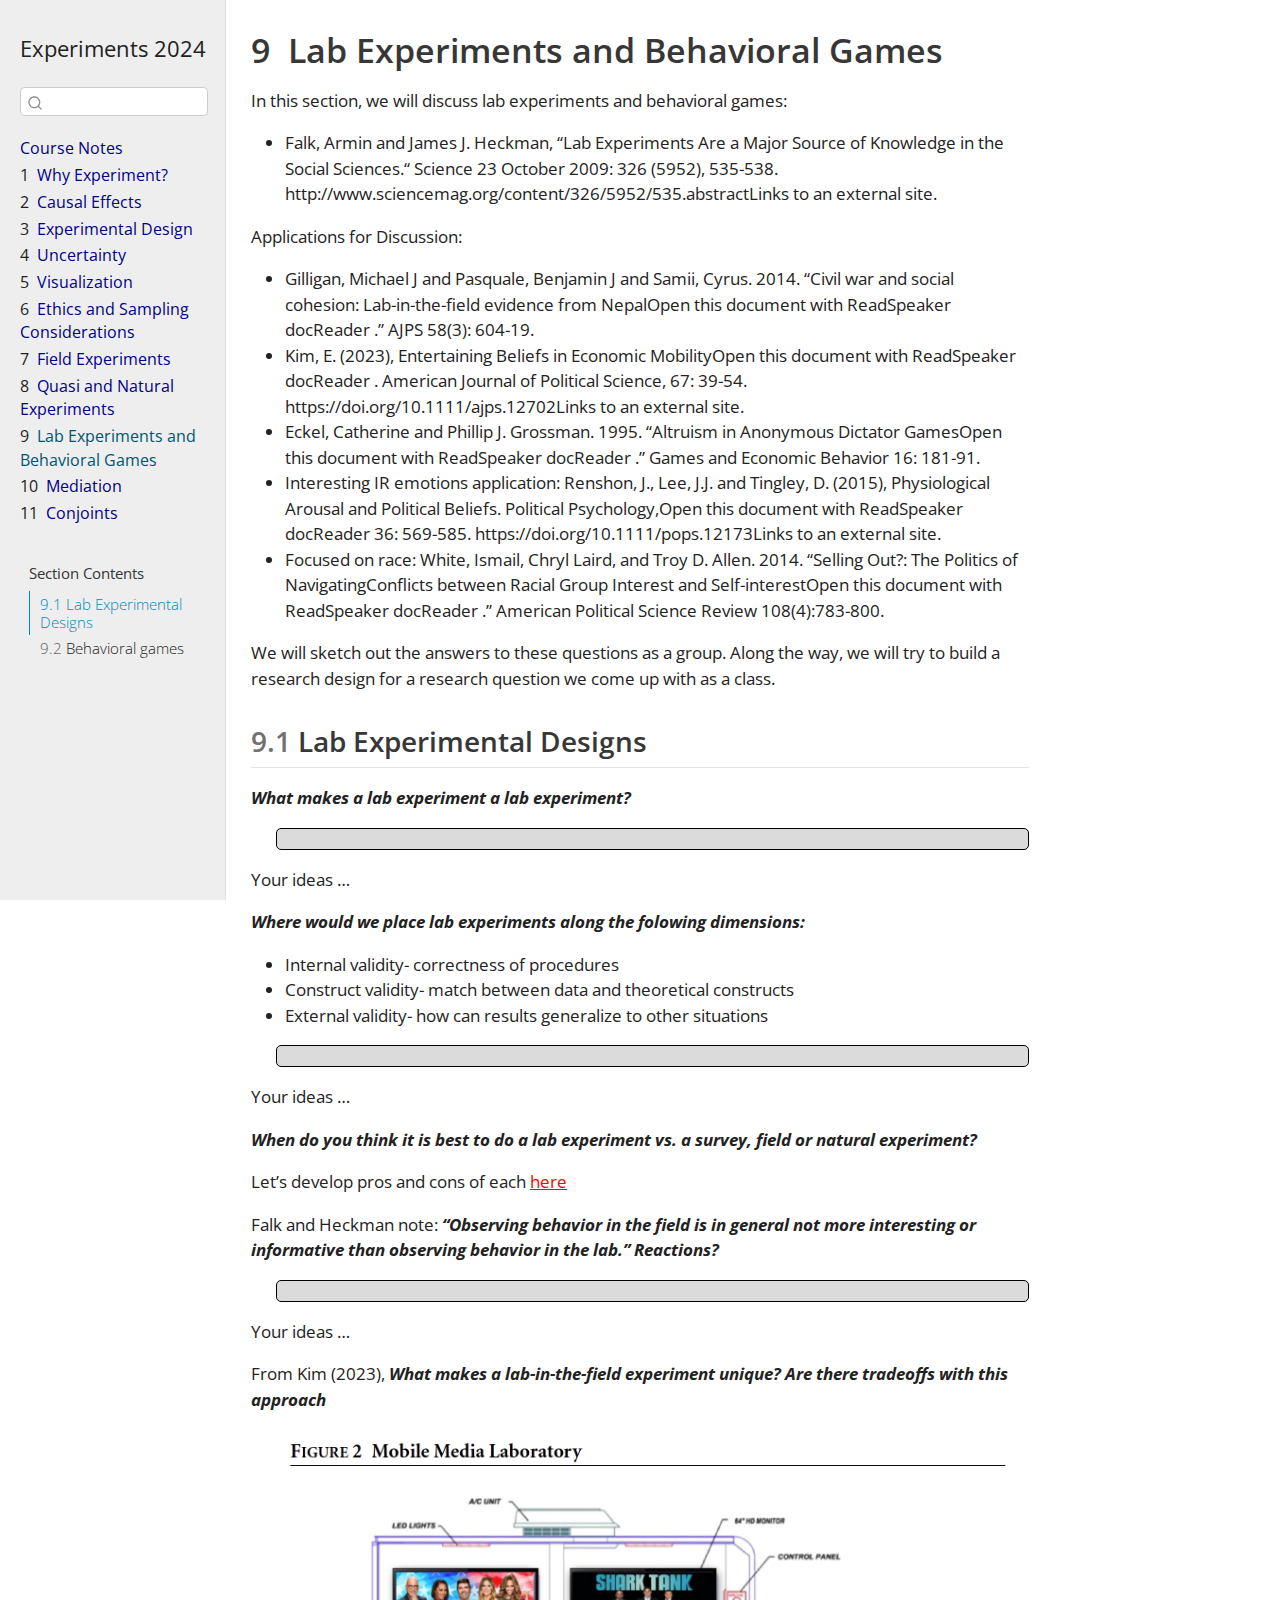
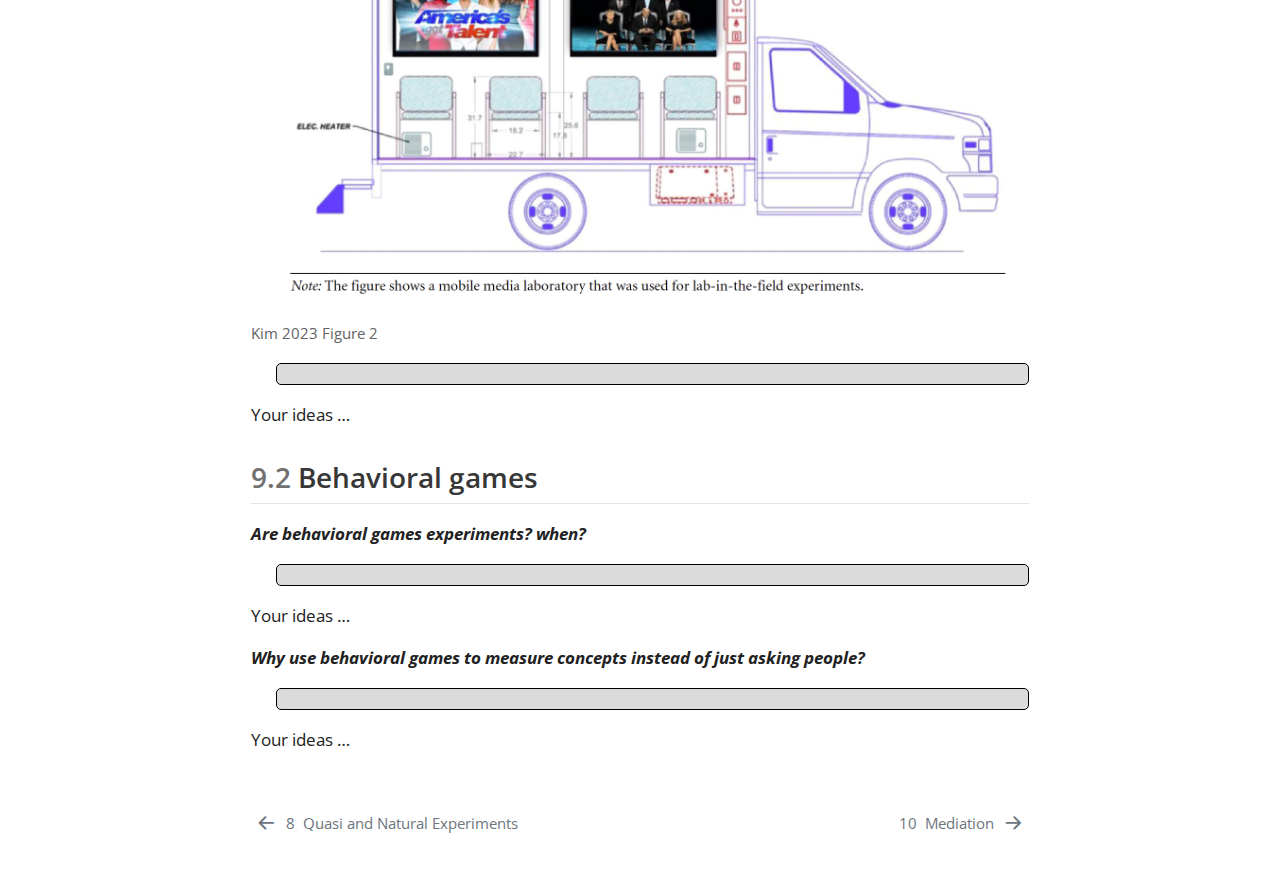
<file: docs/09-LabExperiments.html>
<!DOCTYPE html>
<html xmlns="http://www.w3.org/1999/xhtml" lang="en" xml:lang="en"><head>

<meta charset="utf-8">
<meta name="generator" content="quarto-1.3.353">

<meta name="viewport" content="width=device-width, initial-scale=1.0, user-scalable=yes">


<title>Experiments 2024 - 9&nbsp; Lab Experiments and Behavioral Games</title>
<style>
code{white-space: pre-wrap;}
span.smallcaps{font-variant: small-caps;}
div.columns{display: flex; gap: min(4vw, 1.5em);}
div.column{flex: auto; overflow-x: auto;}
div.hanging-indent{margin-left: 1.5em; text-indent: -1.5em;}
ul.task-list{list-style: none;}
ul.task-list li input[type="checkbox"] {
  width: 0.8em;
  margin: 0 0.8em 0.2em -1em; /* quarto-specific, see https://github.com/quarto-dev/quarto-cli/issues/4556 */ 
  vertical-align: middle;
}
</style>


<script src="site_libs/quarto-nav/quarto-nav.js"></script>
<script src="site_libs/quarto-nav/headroom.min.js"></script>
<script src="site_libs/clipboard/clipboard.min.js"></script>
<script src="site_libs/quarto-search/autocomplete.umd.js"></script>
<script src="site_libs/quarto-search/fuse.min.js"></script>
<script src="site_libs/quarto-search/quarto-search.js"></script>
<meta name="quarto:offset" content="./">
<link href="./10-Mediation.html" rel="next">
<link href="./08-QuasiNaturalExperiments.html" rel="prev">
<script src="site_libs/quarto-html/quarto.js"></script>
<script src="site_libs/quarto-html/popper.min.js"></script>
<script src="site_libs/quarto-html/tippy.umd.min.js"></script>
<script src="site_libs/quarto-html/anchor.min.js"></script>
<link href="site_libs/quarto-html/tippy.css" rel="stylesheet">
<link href="site_libs/quarto-html/quarto-syntax-highlighting.css" rel="stylesheet" id="quarto-text-highlighting-styles">
<script src="site_libs/bootstrap/bootstrap.min.js"></script>
<link href="site_libs/bootstrap/bootstrap-icons.css" rel="stylesheet">
<link href="site_libs/bootstrap/bootstrap.min.css" rel="stylesheet" id="quarto-bootstrap" data-mode="light">
<script id="quarto-search-options" type="application/json">{
  "location": "sidebar",
  "copy-button": false,
  "collapse-after": 3,
  "panel-placement": "start",
  "type": "textbox",
  "limit": 20,
  "language": {
    "search-no-results-text": "No results",
    "search-matching-documents-text": "matching documents",
    "search-copy-link-title": "Copy link to search",
    "search-hide-matches-text": "Hide additional matches",
    "search-more-match-text": "more match in this document",
    "search-more-matches-text": "more matches in this document",
    "search-clear-button-title": "Clear",
    "search-detached-cancel-button-title": "Cancel",
    "search-submit-button-title": "Submit"
  }
}</script>


</head>

<body class="nav-sidebar docked">

<div id="quarto-search-results"></div>
  <header id="quarto-header" class="headroom fixed-top">
  <nav class="quarto-secondary-nav">
    <div class="container-fluid d-flex">
      <button type="button" class="quarto-btn-toggle btn" data-bs-toggle="collapse" data-bs-target="#quarto-sidebar,#quarto-sidebar-glass" aria-controls="quarto-sidebar" aria-expanded="false" aria-label="Toggle sidebar navigation" onclick="if (window.quartoToggleHeadroom) { window.quartoToggleHeadroom(); }">
        <i class="bi bi-layout-text-sidebar-reverse"></i>
      </button>
      <nav class="quarto-page-breadcrumbs" aria-label="breadcrumb"><ol class="breadcrumb"><li class="breadcrumb-item"><a href="./09-LabExperiments.html"><span class="chapter-number">9</span>&nbsp; <span class="chapter-title">Lab Experiments and Behavioral Games</span></a></li></ol></nav>
      <a class="flex-grow-1" role="button" data-bs-toggle="collapse" data-bs-target="#quarto-sidebar,#quarto-sidebar-glass" aria-controls="quarto-sidebar" aria-expanded="false" aria-label="Toggle sidebar navigation" onclick="if (window.quartoToggleHeadroom) { window.quartoToggleHeadroom(); }">      
      </a>
      <button type="button" class="btn quarto-search-button" aria-label="Search" onclick="window.quartoOpenSearch();">
        <i class="bi bi-search"></i>
      </button>
    </div>
  </nav>
</header>
<!-- content -->
<div id="quarto-content" class="quarto-container page-columns page-rows-contents page-layout-article">
<!-- sidebar -->
  <nav id="quarto-sidebar" class="sidebar collapse collapse-horizontal sidebar-navigation docked overflow-auto">
    <div class="pt-lg-2 mt-2 text-left sidebar-header">
    <div class="sidebar-title mb-0 py-0">
      <a href="./">Experiments 2024</a> 
    </div>
      </div>
        <div class="mt-2 flex-shrink-0 align-items-center">
        <div class="sidebar-search">
        <div id="quarto-search" class="" title="Search"></div>
        </div>
        </div>
    <div class="sidebar-menu-container"> 
    <ul class="list-unstyled mt-1">
        <li class="sidebar-item">
  <div class="sidebar-item-container"> 
  <a href="./index.html" class="sidebar-item-text sidebar-link">
 <span class="menu-text">Course Notes</span></a>
  </div>
</li>
        <li class="sidebar-item">
  <div class="sidebar-item-container"> 
  <a href="./01-Experimentation.html" class="sidebar-item-text sidebar-link">
 <span class="menu-text"><span class="chapter-number">1</span>&nbsp; <span class="chapter-title">Why Experiment?</span></span></a>
  </div>
</li>
        <li class="sidebar-item">
  <div class="sidebar-item-container"> 
  <a href="./02-CausalEffects.html" class="sidebar-item-text sidebar-link">
 <span class="menu-text"><span class="chapter-number">2</span>&nbsp; <span class="chapter-title">Causal Effects</span></span></a>
  </div>
</li>
        <li class="sidebar-item">
  <div class="sidebar-item-container"> 
  <a href="./03-ExperimentalDesign.html" class="sidebar-item-text sidebar-link">
 <span class="menu-text"><span class="chapter-number">3</span>&nbsp; <span class="chapter-title">Experimental Design</span></span></a>
  </div>
</li>
        <li class="sidebar-item">
  <div class="sidebar-item-container"> 
  <a href="./04-Uncertainty.html" class="sidebar-item-text sidebar-link">
 <span class="menu-text"><span class="chapter-number">4</span>&nbsp; <span class="chapter-title">Uncertainty</span></span></a>
  </div>
</li>
        <li class="sidebar-item">
  <div class="sidebar-item-container"> 
  <a href="./05-Visualization.html" class="sidebar-item-text sidebar-link">
 <span class="menu-text"><span class="chapter-number">5</span>&nbsp; <span class="chapter-title">Visualization</span></span></a>
  </div>
</li>
        <li class="sidebar-item">
  <div class="sidebar-item-container"> 
  <a href="./06-ethics.html" class="sidebar-item-text sidebar-link">
 <span class="menu-text"><span class="chapter-number">6</span>&nbsp; <span class="chapter-title">Ethics and Sampling Considerations</span></span></a>
  </div>
</li>
        <li class="sidebar-item">
  <div class="sidebar-item-container"> 
  <a href="./07-FieldExperiments.html" class="sidebar-item-text sidebar-link">
 <span class="menu-text"><span class="chapter-number">7</span>&nbsp; <span class="chapter-title">Field Experiments</span></span></a>
  </div>
</li>
        <li class="sidebar-item">
  <div class="sidebar-item-container"> 
  <a href="./08-QuasiNaturalExperiments.html" class="sidebar-item-text sidebar-link">
 <span class="menu-text"><span class="chapter-number">8</span>&nbsp; <span class="chapter-title">Quasi and Natural Experiments</span></span></a>
  </div>
</li>
        <li class="sidebar-item">
  <div class="sidebar-item-container"> 
  <a href="./09-LabExperiments.html" class="sidebar-item-text sidebar-link active">
 <span class="menu-text"><span class="chapter-number">9</span>&nbsp; <span class="chapter-title">Lab Experiments and Behavioral Games</span></span></a>
  </div>
</li>
        <li class="sidebar-item">
  <div class="sidebar-item-container"> 
  <a href="./10-Mediation.html" class="sidebar-item-text sidebar-link">
 <span class="menu-text"><span class="chapter-number">10</span>&nbsp; <span class="chapter-title">Mediation</span></span></a>
  </div>
</li>
        <li class="sidebar-item">
  <div class="sidebar-item-container"> 
  <a href="./11-conjoints.html" class="sidebar-item-text sidebar-link">
 <span class="menu-text"><span class="chapter-number">11</span>&nbsp; <span class="chapter-title">Conjoints</span></span></a>
  </div>
</li>
    </ul>
    </div>
    <nav id="TOC" role="doc-toc" class="toc-active">
    <h2 id="toc-title">Section Contents</h2>
   
  <ul>
  <li><a href="#lab-experimental-designs" id="toc-lab-experimental-designs" class="nav-link active" data-scroll-target="#lab-experimental-designs"><span class="header-section-number">9.1</span> Lab Experimental Designs</a></li>
  <li><a href="#behavioral-games" id="toc-behavioral-games" class="nav-link" data-scroll-target="#behavioral-games"><span class="header-section-number">9.2</span> Behavioral games</a></li>
  </ul>
</nav>
</nav>
<div id="quarto-sidebar-glass" data-bs-toggle="collapse" data-bs-target="#quarto-sidebar,#quarto-sidebar-glass"></div>
<!-- margin-sidebar -->
    <div id="quarto-margin-sidebar" class="sidebar margin-sidebar">
    </div>
<!-- main -->
<main class="content" id="quarto-document-content">

<header id="title-block-header" class="quarto-title-block default">
<div class="quarto-title">
<h1 class="title"><span id="lab" class="quarto-section-identifier"><span class="chapter-number">9</span>&nbsp; <span class="chapter-title">Lab Experiments and Behavioral Games</span></span></h1>
</div>



<div class="quarto-title-meta">

    
  
    
  </div>
  

</header>

<p>In this section, we will discuss lab experiments and behavioral games:</p>
<ul>
<li>Falk, Armin and James J. Heckman, “Lab Experiments Are a Major Source of Knowledge in the Social Sciences.“ Science 23 October 2009: 326 (5952), 535-538. http://www.sciencemag.org/content/326/5952/535.abstractLinks to an external site.</li>
</ul>
<p>Applications for Discussion:</p>
<ul>
<li>Gilligan, Michael J and Pasquale, Benjamin J and Samii, Cyrus. 2014. “Civil war and social cohesion: Lab-in-the-field evidence from NepalOpen this document with ReadSpeaker docReader .” AJPS 58(3): 604-19.</li>
<li>Kim, E. (2023), Entertaining Beliefs in Economic MobilityOpen this document with ReadSpeaker docReader . American Journal of Political Science, 67: 39-54. https://doi.org/10.1111/ajps.12702Links to an external site.</li>
<li>Eckel, Catherine and Phillip J. Grossman. 1995. “Altruism in Anonymous Dictator GamesOpen this document with ReadSpeaker docReader .” Games and Economic Behavior 16: 181-91.</li>
<li>Interesting IR emotions application: Renshon, J., Lee, J.J. and Tingley, D. (2015), Physiological Arousal and Political Beliefs. Political Psychology,Open this document with ReadSpeaker docReader 36: 569-585. https://doi.org/10.1111/pops.12173Links to an external site.</li>
<li>Focused on race: White, Ismail, Chryl Laird, and Troy D. Allen. 2014. “Selling Out?: The Politics of NavigatingConflicts between Racial Group Interest and Self-interestOpen this document with ReadSpeaker docReader .” American Political Science Review 108(4):783-800.</li>
</ul>
<p>We will sketch out the answers to these questions as a group. Along the way, we will try to build a research design for a research question we come up with as a class.</p>
<style>
p.comment {
background-color: #DBDBDB;
padding: 10px;
border: 1px solid black;
margin-left: 25px;
border-radius: 5px;
font-style: italic;
}

</style>
<section id="lab-experimental-designs" class="level2" data-number="9.1">
<h2 data-number="9.1" class="anchored" data-anchor-id="lab-experimental-designs"><span class="header-section-number">9.1</span> Lab Experimental Designs</h2>
<p><strong><em>What makes a lab experiment a lab experiment?</em></strong></p>
<p class="comment">
</p><p>Your ideas …</p>
<p></p>
<p><strong><em>Where would we place lab experiments along the folowing dimensions:</em></strong></p>
<ul>
<li>Internal validity- correctness of procedures</li>
<li>Construct validity- match between data and theoretical constructs</li>
<li>External validity- how can results generalize to other situations</li>
</ul>
<p class="comment">
</p><p>Your ideas …</p>
<p></p>
<p><strong><em>When do you think it is best to do a lab experiment vs.&nbsp;a survey, field or natural experiment?</em></strong></p>
<p>Let’s develop pros and cons of each <a href="https://docs.google.com/document/d/1H42sQrvnEVe4Sf7xQD_Z0qxNRhCRZNsNlP7oRQyfPhQ/edit?usp=sharing">here</a></p>
<p>Falk and Heckman note: <strong><em>“Observing behavior in the field is in general not more interesting or informative than observing behavior in the lab.” Reactions?</em></strong></p>
<p class="comment">
</p><p>Your ideas …</p>
<p></p>
<p>From Kim (2023), <strong><em>What makes a lab-in-the-field experiment unique? Are there tradeoffs with this approach</em></strong></p>
<div class="quarto-figure quarto-figure-center">
<figure class="figure">
<p><img src="images/labinthefield.png" class="img-fluid figure-img"></p>
<figcaption class="figure-caption">Kim 2023 Figure 2</figcaption>
</figure>
</div>
<p class="comment">
</p><p>Your ideas …</p>
<p></p>
</section>
<section id="behavioral-games" class="level2" data-number="9.2">
<h2 data-number="9.2" class="anchored" data-anchor-id="behavioral-games"><span class="header-section-number">9.2</span> Behavioral games</h2>
<p><strong><em>Are behavioral games experiments? when?</em></strong></p>
<p class="comment">
</p><p>Your ideas …</p>
<p></p>
<p><strong><em>Why use behavioral games to measure concepts instead of just asking people?</em></strong></p>
<p class="comment">
</p><p>Your ideas …</p>
<p></p>


</section>

</main> <!-- /main -->
<script id="quarto-html-after-body" type="application/javascript">
window.document.addEventListener("DOMContentLoaded", function (event) {
  const toggleBodyColorMode = (bsSheetEl) => {
    const mode = bsSheetEl.getAttribute("data-mode");
    const bodyEl = window.document.querySelector("body");
    if (mode === "dark") {
      bodyEl.classList.add("quarto-dark");
      bodyEl.classList.remove("quarto-light");
    } else {
      bodyEl.classList.add("quarto-light");
      bodyEl.classList.remove("quarto-dark");
    }
  }
  const toggleBodyColorPrimary = () => {
    const bsSheetEl = window.document.querySelector("link#quarto-bootstrap");
    if (bsSheetEl) {
      toggleBodyColorMode(bsSheetEl);
    }
  }
  toggleBodyColorPrimary();  
  const icon = "";
  const anchorJS = new window.AnchorJS();
  anchorJS.options = {
    placement: 'right',
    icon: icon
  };
  anchorJS.add('.anchored');
  const isCodeAnnotation = (el) => {
    for (const clz of el.classList) {
      if (clz.startsWith('code-annotation-')) {                     
        return true;
      }
    }
    return false;
  }
  const clipboard = new window.ClipboardJS('.code-copy-button', {
    text: function(trigger) {
      const codeEl = trigger.previousElementSibling.cloneNode(true);
      for (const childEl of codeEl.children) {
        if (isCodeAnnotation(childEl)) {
          childEl.remove();
        }
      }
      return codeEl.innerText;
    }
  });
  clipboard.on('success', function(e) {
    // button target
    const button = e.trigger;
    // don't keep focus
    button.blur();
    // flash "checked"
    button.classList.add('code-copy-button-checked');
    var currentTitle = button.getAttribute("title");
    button.setAttribute("title", "Copied!");
    let tooltip;
    if (window.bootstrap) {
      button.setAttribute("data-bs-toggle", "tooltip");
      button.setAttribute("data-bs-placement", "left");
      button.setAttribute("data-bs-title", "Copied!");
      tooltip = new bootstrap.Tooltip(button, 
        { trigger: "manual", 
          customClass: "code-copy-button-tooltip",
          offset: [0, -8]});
      tooltip.show();    
    }
    setTimeout(function() {
      if (tooltip) {
        tooltip.hide();
        button.removeAttribute("data-bs-title");
        button.removeAttribute("data-bs-toggle");
        button.removeAttribute("data-bs-placement");
      }
      button.setAttribute("title", currentTitle);
      button.classList.remove('code-copy-button-checked');
    }, 1000);
    // clear code selection
    e.clearSelection();
  });
  function tippyHover(el, contentFn) {
    const config = {
      allowHTML: true,
      content: contentFn,
      maxWidth: 500,
      delay: 100,
      arrow: false,
      appendTo: function(el) {
          return el.parentElement;
      },
      interactive: true,
      interactiveBorder: 10,
      theme: 'quarto',
      placement: 'bottom-start'
    };
    window.tippy(el, config); 
  }
  const noterefs = window.document.querySelectorAll('a[role="doc-noteref"]');
  for (var i=0; i<noterefs.length; i++) {
    const ref = noterefs[i];
    tippyHover(ref, function() {
      // use id or data attribute instead here
      let href = ref.getAttribute('data-footnote-href') || ref.getAttribute('href');
      try { href = new URL(href).hash; } catch {}
      const id = href.replace(/^#\/?/, "");
      const note = window.document.getElementById(id);
      return note.innerHTML;
    });
  }
      let selectedAnnoteEl;
      const selectorForAnnotation = ( cell, annotation) => {
        let cellAttr = 'data-code-cell="' + cell + '"';
        let lineAttr = 'data-code-annotation="' +  annotation + '"';
        const selector = 'span[' + cellAttr + '][' + lineAttr + ']';
        return selector;
      }
      const selectCodeLines = (annoteEl) => {
        const doc = window.document;
        const targetCell = annoteEl.getAttribute("data-target-cell");
        const targetAnnotation = annoteEl.getAttribute("data-target-annotation");
        const annoteSpan = window.document.querySelector(selectorForAnnotation(targetCell, targetAnnotation));
        const lines = annoteSpan.getAttribute("data-code-lines").split(",");
        const lineIds = lines.map((line) => {
          return targetCell + "-" + line;
        })
        let top = null;
        let height = null;
        let parent = null;
        if (lineIds.length > 0) {
            //compute the position of the single el (top and bottom and make a div)
            const el = window.document.getElementById(lineIds[0]);
            top = el.offsetTop;
            height = el.offsetHeight;
            parent = el.parentElement.parentElement;
          if (lineIds.length > 1) {
            const lastEl = window.document.getElementById(lineIds[lineIds.length - 1]);
            const bottom = lastEl.offsetTop + lastEl.offsetHeight;
            height = bottom - top;
          }
          if (top !== null && height !== null && parent !== null) {
            // cook up a div (if necessary) and position it 
            let div = window.document.getElementById("code-annotation-line-highlight");
            if (div === null) {
              div = window.document.createElement("div");
              div.setAttribute("id", "code-annotation-line-highlight");
              div.style.position = 'absolute';
              parent.appendChild(div);
            }
            div.style.top = top - 2 + "px";
            div.style.height = height + 4 + "px";
            let gutterDiv = window.document.getElementById("code-annotation-line-highlight-gutter");
            if (gutterDiv === null) {
              gutterDiv = window.document.createElement("div");
              gutterDiv.setAttribute("id", "code-annotation-line-highlight-gutter");
              gutterDiv.style.position = 'absolute';
              const codeCell = window.document.getElementById(targetCell);
              const gutter = codeCell.querySelector('.code-annotation-gutter');
              gutter.appendChild(gutterDiv);
            }
            gutterDiv.style.top = top - 2 + "px";
            gutterDiv.style.height = height + 4 + "px";
          }
          selectedAnnoteEl = annoteEl;
        }
      };
      const unselectCodeLines = () => {
        const elementsIds = ["code-annotation-line-highlight", "code-annotation-line-highlight-gutter"];
        elementsIds.forEach((elId) => {
          const div = window.document.getElementById(elId);
          if (div) {
            div.remove();
          }
        });
        selectedAnnoteEl = undefined;
      };
      // Attach click handler to the DT
      const annoteDls = window.document.querySelectorAll('dt[data-target-cell]');
      for (const annoteDlNode of annoteDls) {
        annoteDlNode.addEventListener('click', (event) => {
          const clickedEl = event.target;
          if (clickedEl !== selectedAnnoteEl) {
            unselectCodeLines();
            const activeEl = window.document.querySelector('dt[data-target-cell].code-annotation-active');
            if (activeEl) {
              activeEl.classList.remove('code-annotation-active');
            }
            selectCodeLines(clickedEl);
            clickedEl.classList.add('code-annotation-active');
          } else {
            // Unselect the line
            unselectCodeLines();
            clickedEl.classList.remove('code-annotation-active');
          }
        });
      }
  const findCites = (el) => {
    const parentEl = el.parentElement;
    if (parentEl) {
      const cites = parentEl.dataset.cites;
      if (cites) {
        return {
          el,
          cites: cites.split(' ')
        };
      } else {
        return findCites(el.parentElement)
      }
    } else {
      return undefined;
    }
  };
  var bibliorefs = window.document.querySelectorAll('a[role="doc-biblioref"]');
  for (var i=0; i<bibliorefs.length; i++) {
    const ref = bibliorefs[i];
    const citeInfo = findCites(ref);
    if (citeInfo) {
      tippyHover(citeInfo.el, function() {
        var popup = window.document.createElement('div');
        citeInfo.cites.forEach(function(cite) {
          var citeDiv = window.document.createElement('div');
          citeDiv.classList.add('hanging-indent');
          citeDiv.classList.add('csl-entry');
          var biblioDiv = window.document.getElementById('ref-' + cite);
          if (biblioDiv) {
            citeDiv.innerHTML = biblioDiv.innerHTML;
          }
          popup.appendChild(citeDiv);
        });
        return popup.innerHTML;
      });
    }
  }
});
</script>
<nav class="page-navigation">
  <div class="nav-page nav-page-previous">
      <a href="./08-QuasiNaturalExperiments.html" class="pagination-link">
        <i class="bi bi-arrow-left-short"></i> <span class="nav-page-text"><span class="chapter-number">8</span>&nbsp; <span class="chapter-title">Quasi and Natural Experiments</span></span>
      </a>          
  </div>
  <div class="nav-page nav-page-next">
      <a href="./10-Mediation.html" class="pagination-link">
        <span class="nav-page-text"><span class="chapter-number">10</span>&nbsp; <span class="chapter-title">Mediation</span></span> <i class="bi bi-arrow-right-short"></i>
      </a>
  </div>
</nav>
</div> <!-- /content -->



</body></html>
</file>
<file: docs/site_libs/quarto-html/tippy.css>
.tippy-box[data-animation=fade][data-state=hidden]{opacity:0}[data-tippy-root]{max-width:calc(100vw - 10px)}.tippy-box{position:relative;background-color:#333;color:#fff;border-radius:4px;font-size:14px;line-height:1.4;white-space:normal;outline:0;transition-property:transform,visibility,opacity}.tippy-box[data-placement^=top]>.tippy-arrow{bottom:0}.tippy-box[data-placement^=top]>.tippy-arrow:before{bottom:-7px;left:0;border-width:8px 8px 0;border-top-color:initial;transform-origin:center top}.tippy-box[data-placement^=bottom]>.tippy-arrow{top:0}.tippy-box[data-placement^=bottom]>.tippy-arrow:before{top:-7px;left:0;border-width:0 8px 8px;border-bottom-color:initial;transform-origin:center bottom}.tippy-box[data-placement^=left]>.tippy-arrow{right:0}.tippy-box[data-placement^=left]>.tippy-arrow:before{border-width:8px 0 8px 8px;border-left-color:initial;right:-7px;transform-origin:center left}.tippy-box[data-placement^=right]>.tippy-arrow{left:0}.tippy-box[data-placement^=right]>.tippy-arrow:before{left:-7px;border-width:8px 8px 8px 0;border-right-color:initial;transform-origin:center right}.tippy-box[data-inertia][data-state=visible]{transition-timing-function:cubic-bezier(.54,1.5,.38,1.11)}.tippy-arrow{width:16px;height:16px;color:#333}.tippy-arrow:before{content:"";position:absolute;border-color:transparent;border-style:solid}.tippy-content{position:relative;padding:5px 9px;z-index:1}
</file>
<file: docs/site_libs/quarto-html/quarto-syntax-highlighting.css>
/* quarto syntax highlight colors */
:root {
  --quarto-hl-ot-color: #003B4F;
  --quarto-hl-at-color: #657422;
  --quarto-hl-ss-color: #20794D;
  --quarto-hl-an-color: #5E5E5E;
  --quarto-hl-fu-color: #4758AB;
  --quarto-hl-st-color: #20794D;
  --quarto-hl-cf-color: #003B4F;
  --quarto-hl-op-color: #5E5E5E;
  --quarto-hl-er-color: #AD0000;
  --quarto-hl-bn-color: #AD0000;
  --quarto-hl-al-color: #AD0000;
  --quarto-hl-va-color: #111111;
  --quarto-hl-bu-color: inherit;
  --quarto-hl-ex-color: inherit;
  --quarto-hl-pp-color: #AD0000;
  --quarto-hl-in-color: #5E5E5E;
  --quarto-hl-vs-color: #20794D;
  --quarto-hl-wa-color: #5E5E5E;
  --quarto-hl-do-color: #5E5E5E;
  --quarto-hl-im-color: #00769E;
  --quarto-hl-ch-color: #20794D;
  --quarto-hl-dt-color: #AD0000;
  --quarto-hl-fl-color: #AD0000;
  --quarto-hl-co-color: #5E5E5E;
  --quarto-hl-cv-color: #5E5E5E;
  --quarto-hl-cn-color: #8f5902;
  --quarto-hl-sc-color: #5E5E5E;
  --quarto-hl-dv-color: #AD0000;
  --quarto-hl-kw-color: #003B4F;
}

/* other quarto variables */
:root {
  --quarto-font-monospace: SFMono-Regular, Menlo, Monaco, Consolas, "Liberation Mono", "Courier New", monospace;
}

pre > code.sourceCode > span {
  color: #003B4F;
}

code span {
  color: #003B4F;
}

code.sourceCode > span {
  color: #003B4F;
}

div.sourceCode,
div.sourceCode pre.sourceCode {
  color: #003B4F;
}

code span.ot {
  color: #003B4F;
  font-style: inherit;
}

code span.at {
  color: #657422;
  font-style: inherit;
}

code span.ss {
  color: #20794D;
  font-style: inherit;
}

code span.an {
  color: #5E5E5E;
  font-style: inherit;
}

code span.fu {
  color: #4758AB;
  font-style: inherit;
}

code span.st {
  color: #20794D;
  font-style: inherit;
}

code span.cf {
  color: #003B4F;
  font-style: inherit;
}

code span.op {
  color: #5E5E5E;
  font-style: inherit;
}

code span.er {
  color: #AD0000;
  font-style: inherit;
}

code span.bn {
  color: #AD0000;
  font-style: inherit;
}

code span.al {
  color: #AD0000;
  font-style: inherit;
}

code span.va {
  color: #111111;
  font-style: inherit;
}

code span.bu {
  font-style: inherit;
}

code span.ex {
  font-style: inherit;
}

code span.pp {
  color: #AD0000;
  font-style: inherit;
}

code span.in {
  color: #5E5E5E;
  font-style: inherit;
}

code span.vs {
  color: #20794D;
  font-style: inherit;
}

code span.wa {
  color: #5E5E5E;
  font-style: italic;
}

code span.do {
  color: #5E5E5E;
  font-style: italic;
}

code span.im {
  color: #00769E;
  font-style: inherit;
}

code span.ch {
  color: #20794D;
  font-style: inherit;
}

code span.dt {
  color: #AD0000;
  font-style: inherit;
}

code span.fl {
  color: #AD0000;
  font-style: inherit;
}

code span.co {
  color: #5E5E5E;
  font-style: inherit;
}

code span.cv {
  color: #5E5E5E;
  font-style: italic;
}

code span.cn {
  color: #8f5902;
  font-style: inherit;
}

code span.sc {
  color: #5E5E5E;
  font-style: inherit;
}

code span.dv {
  color: #AD0000;
  font-style: inherit;
}

code span.kw {
  color: #003B4F;
  font-style: inherit;
}

.prevent-inlining {
  content: "</";
}

/*# sourceMappingURL=debc5d5d77c3f9108843748ff7464032.css.map */
</file>
